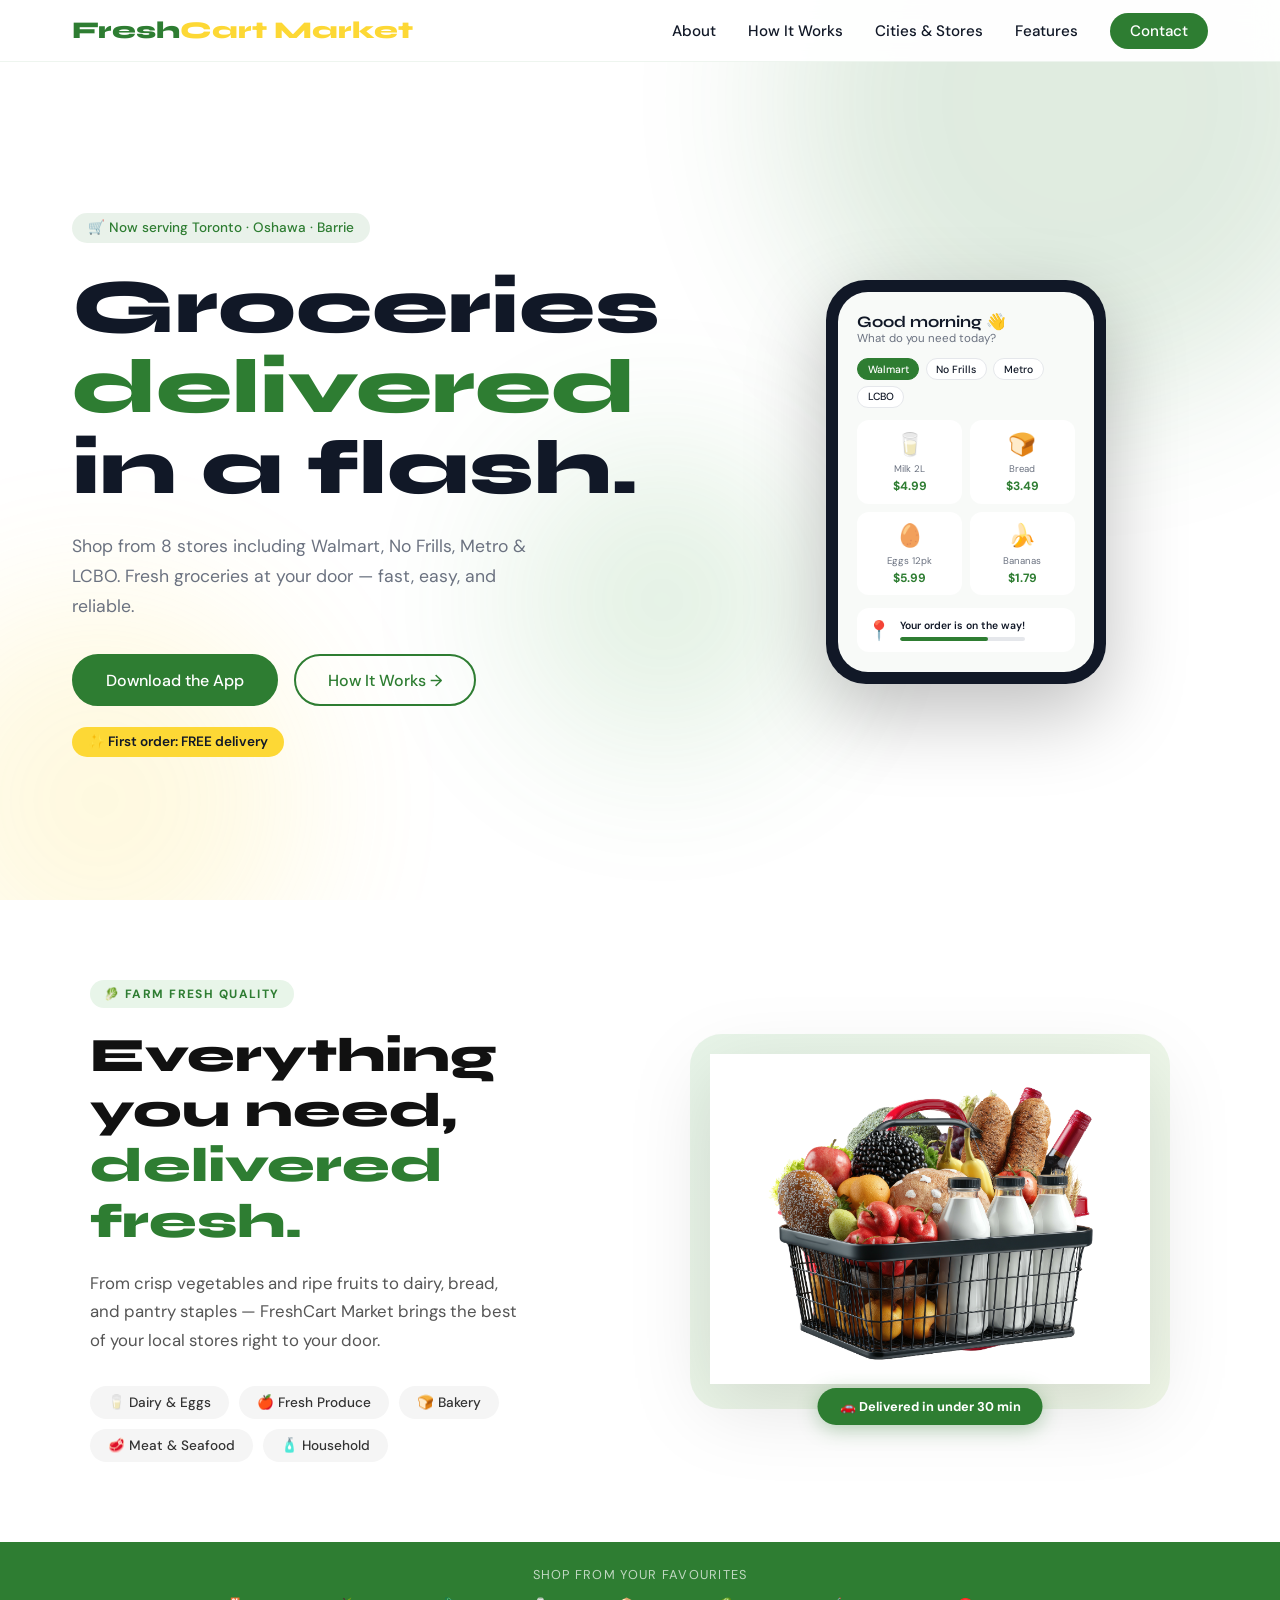
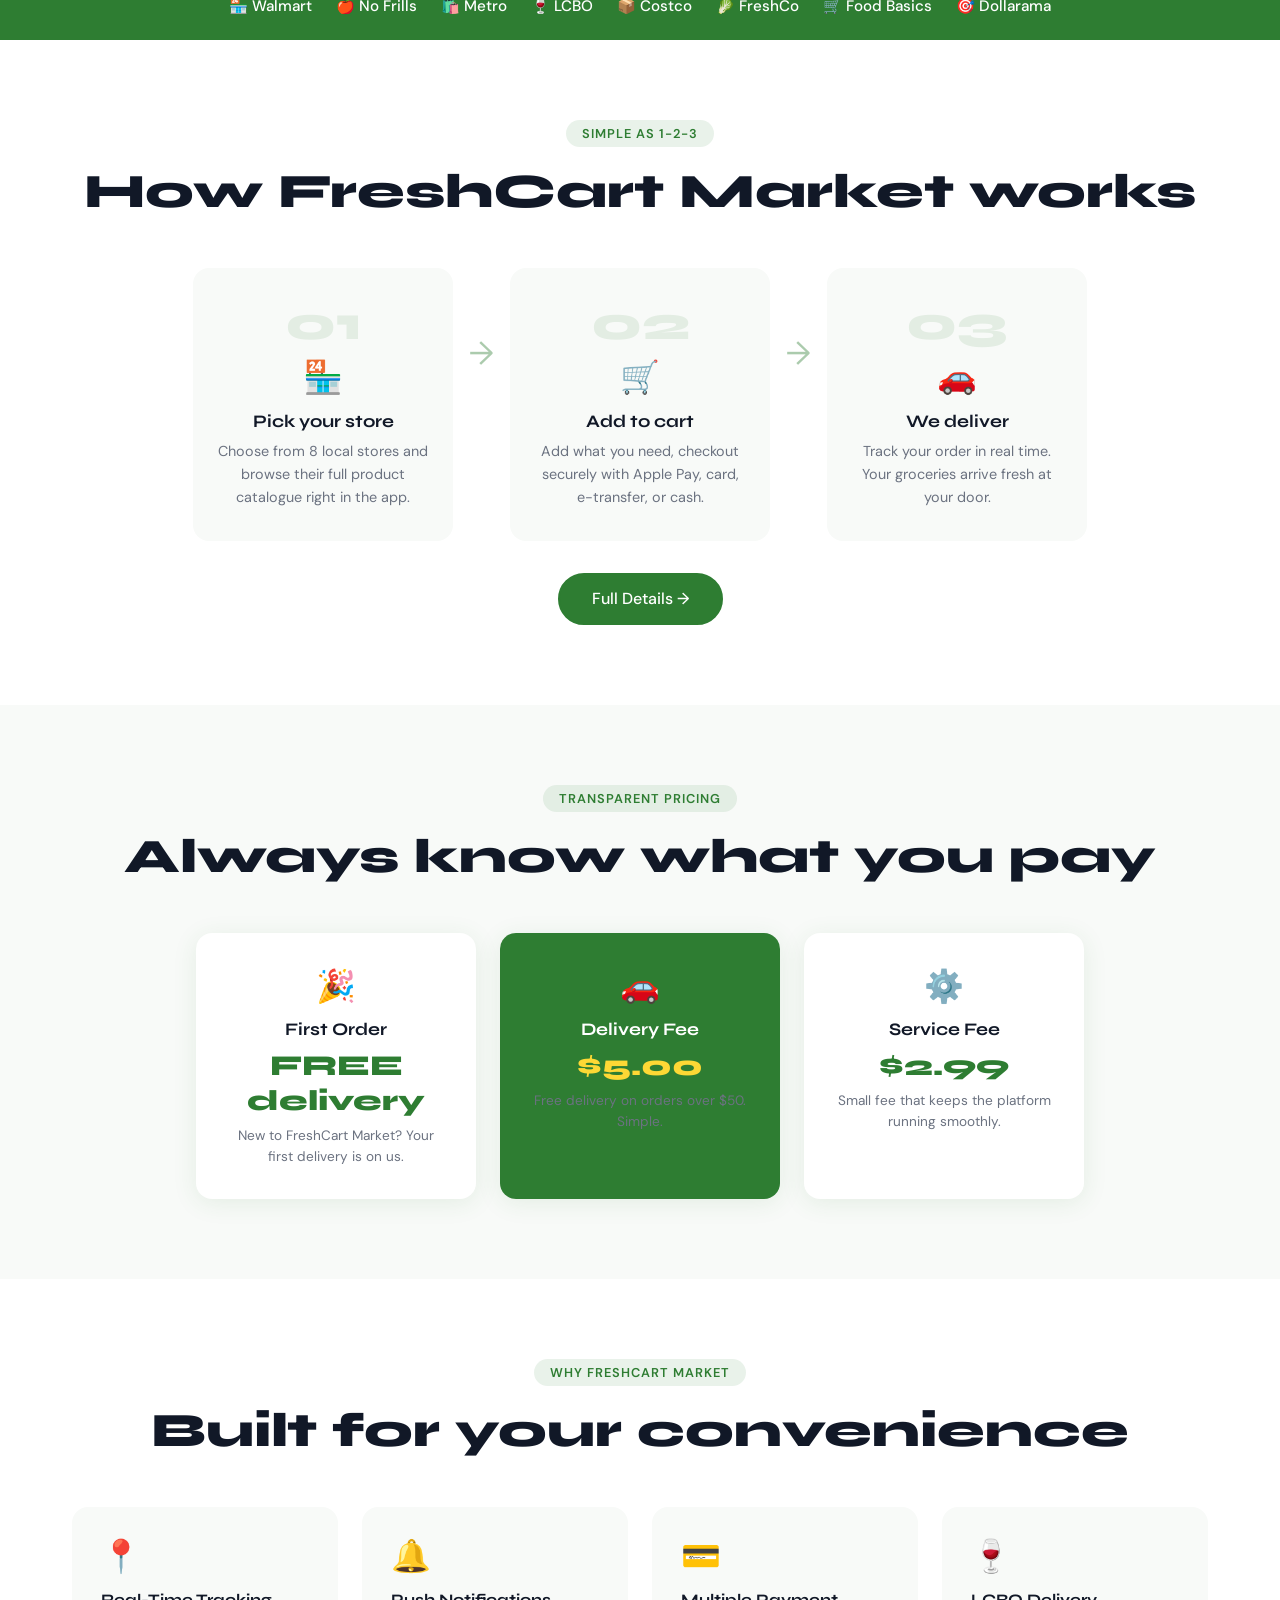
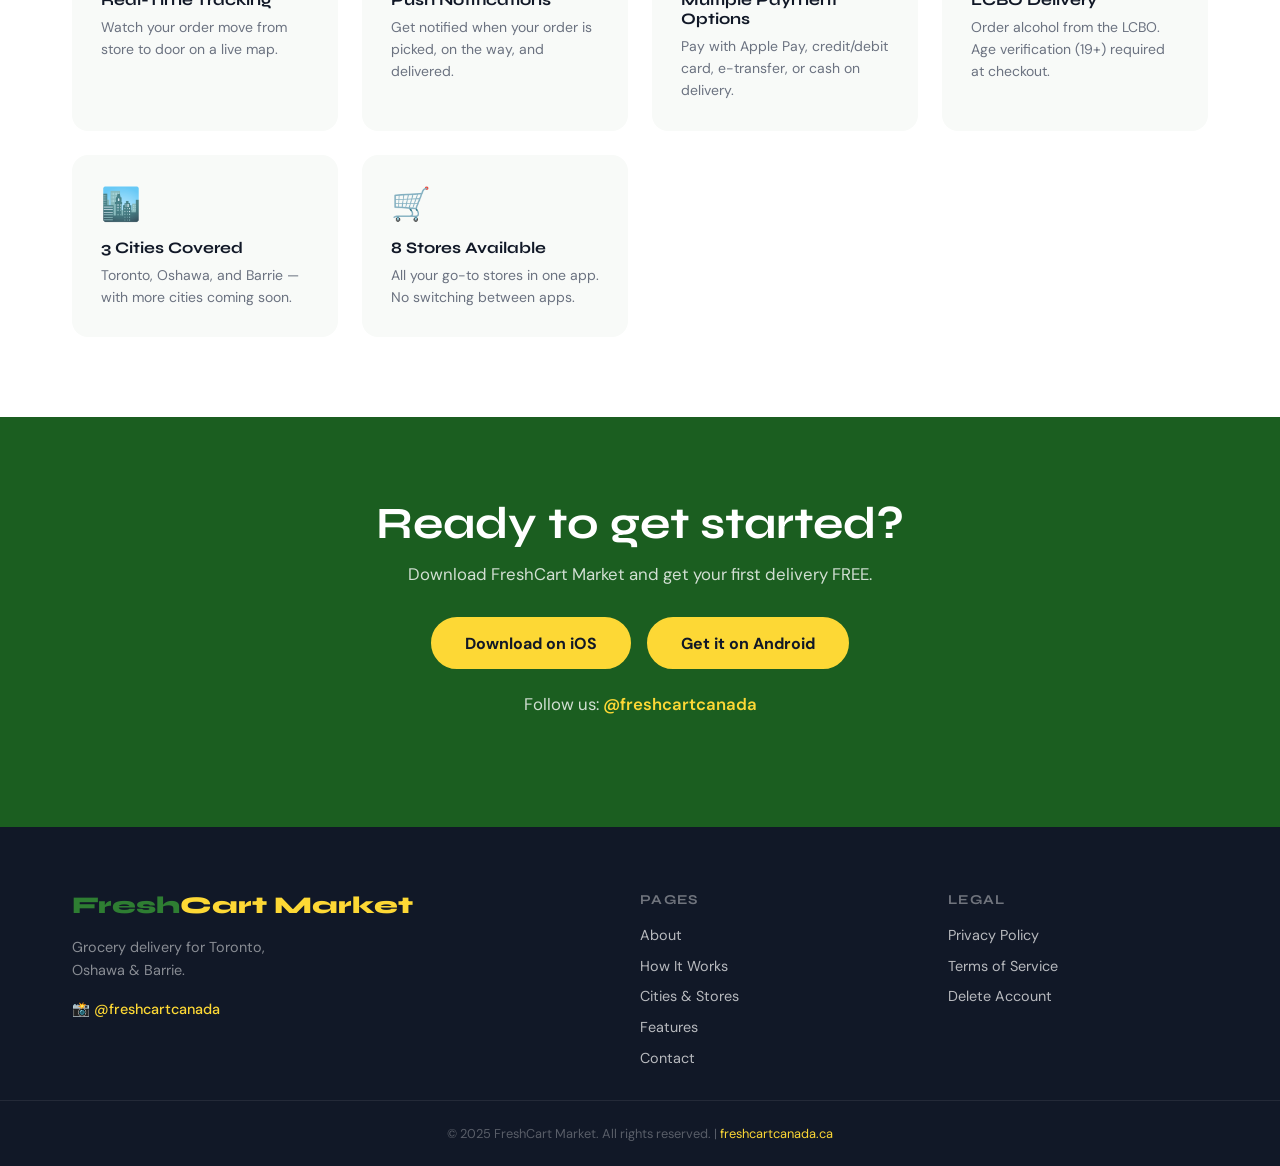
<file: index.html>
<!DOCTYPE html>
<html lang="en">
<head>
  <meta charset="UTF-8" />
  <meta name="viewport" content="width=device-width, initial-scale=1.0" />
  <title>FreshCart Market – Grocery Delivery in Toronto, Oshawa & Barrie</title>
  <meta name="description" content="FreshCart Market delivers groceries from Walmart, No Frills, Metro, LCBO & more right to your door in Toronto, Oshawa, and Barrie." />
  <link rel="icon" type="image/x-icon" href="favicon.ico" />
  <link rel="icon" type="image/png" sizes="32x32" href="favicon.png" />
  <link rel="apple-touch-icon" sizes="180x180" href="apple-touch-icon.png" />
  <link rel="icon" type="image/png" sizes="192x192" href="favicon-192.png" />
  <link rel="stylesheet" href="css/style.css" />
  <link rel="preconnect" href="https://fonts.googleapis.com" />
  <link rel="preconnect" href="https://fonts.gstatic.com" crossorigin />
  <link href="https://fonts.googleapis.com/css2?family=Syne:wght@700;800&family=DM+Sans:opsz,wght@9..40,300;9..40,400;9..40,500&display=swap" rel="stylesheet" />

  <style>
    .fresh-pick {
      background: #fff;
      padding: 80px 24px;
    }
    .fresh-pick__inner {
      max-width: 1100px;
      margin: 0 auto;
      display: flex;
      align-items: center;
      gap: 60px;
    }
    .fresh-pick__text {
      flex: 1;
      min-width: 280px;
    }
    .fresh-pick__label {
      display: inline-block;
      background: #e8f5e9;
      color: #2E7D32;
      font-size: 0.75rem;
      font-weight: 700;
      letter-spacing: 0.12em;
      text-transform: uppercase;
      padding: 6px 14px;
      border-radius: 100px;
      margin-bottom: 20px;
    }
    .fresh-pick__title {
      font-family: 'Syne', sans-serif;
      font-size: clamp(2rem, 4vw, 3rem);
      font-weight: 800;
      color: #111;
      line-height: 1.15;
      margin-bottom: 20px;
    }
    .fresh-pick__title span {
      color: #2E7D32;
    }
    .fresh-pick__desc {
      font-size: 1.05rem;
      color: #555;
      line-height: 1.7;
      margin-bottom: 32px;
      max-width: 440px;
    }
    .fresh-pick__badges {
      display: flex;
      flex-wrap: wrap;
      gap: 10px;
    }
    .fresh-pick__badge {
      background: #f5f5f5;
      border-radius: 100px;
      padding: 8px 18px;
      font-size: 0.85rem;
      font-weight: 500;
      color: #333;
    }
    .fresh-pick__image {
      flex: 1;
      min-width: 280px;
      display: flex;
      justify-content: center;
      align-items: center;
    }
    .fresh-pick__image-wrap {
      position: relative;
      width: 100%;
      max-width: 480px;
      padding: 20px;
    }
    .fresh-pick__image-bg {
      position: absolute;
      inset: 0;
      background: linear-gradient(135deg, #e8f5e9 0%, #f1f8e9 100%);
      border-radius: 32px;
      z-index: 0;
    }
    .fresh-pick__image-wrap img {
      position: relative;
      z-index: 1;
      width: 100%;
      height: auto;
      object-fit: contain;
      filter: drop-shadow(0 20px 40px rgba(0,0,0,0.12));
      transition: transform 0.4s ease;
    }
    .fresh-pick__image-wrap:hover img {
      transform: translateY(-6px) scale(1.02);
    }
    .fresh-pick__tag {
      position: absolute;
      bottom: -16px;
      left: 50%;
      transform: translateX(-50%);
      background: #2E7D32;
      color: #fff;
      font-size: 0.8rem;
      font-weight: 700;
      padding: 10px 22px;
      border-radius: 100px;
      white-space: nowrap;
      z-index: 2;
      box-shadow: 0 4px 20px rgba(46,125,50,0.35);
    }
    @media (max-width: 768px) {
      .fresh-pick__inner {
        flex-direction: column-reverse;
        gap: 48px;
        text-align: center;
      }
      .fresh-pick__badges {
        justify-content: center;
      }
      .fresh-pick__desc {
        margin: 0 auto 32px;
      }
    }
  </style>
</head>
<body>

  <!-- NAVBAR -->
  <nav class="nav" id="nav">
    <div class="nav__inner">
      <a href="index.html" class="nav__logo">Fresh<span>Cart Market</span></a>
      <button class="nav__burger" id="burger" aria-label="Toggle menu">
        <span></span><span></span><span></span>
      </button>
      <ul class="nav__links" id="navLinks">
        <li><a href="pages/about.html">About</a></li>
        <li><a href="pages/how-it-works.html">How It Works</a></li>
        <li><a href="pages/cities.html">Cities &amp; Stores</a></li>
        <li><a href="pages/features.html">Features</a></li>
        <li><a href="pages/contact.html" class="nav__cta">Contact</a></li>
      </ul>
    </div>
  </nav>

  <!-- HERO -->
  <section class="hero">
    <div class="hero__bg">
      <div class="blob blob--1"></div>
      <div class="blob blob--2"></div>
      <div class="blob blob--3"></div>
    </div>
    <div class="hero__content">
      <div class="hero__badge">🛒 Now serving Toronto · Oshawa · Barrie</div>
      <h1 class="hero__title">
        Groceries<br />
        <em>delivered</em><br />
        in a flash.
      </h1>
      <p class="hero__sub">Shop from 8 stores including Walmart, No Frills, Metro &amp; LCBO. Fresh groceries at your door — fast, easy, and reliable.</p>
      <div class="hero__actions">
        <a href="https://apps.apple.com/app/id6761590975" target="_blank" class="btn btn--primary">Download the App</a>
        <a href="pages/how-it-works.html" class="btn btn--ghost">How It Works →</a>
      </div>
      <div class="hero__promo">
        <span class="promo-tag">✨ First order: FREE delivery</span>
      </div>
    </div>
    <div class="hero__visual">
      <div class="phone-mockup">
        <div class="phone-screen">
          <div class="phone-header">
            <div class="phone-greeting">Good morning 👋</div>
            <div class="phone-sub">What do you need today?</div>
          </div>
          <div class="store-chips">
            <div class="chip chip--active">Walmart</div>
            <div class="chip">No Frills</div>
            <div class="chip">Metro</div>
            <div class="chip">LCBO</div>
          </div>
          <div class="product-cards">
            <div class="p-card"><div class="p-card__emoji">🥛</div><div class="p-card__name">Milk 2L</div><div class="p-card__price">$4.99</div></div>
            <div class="p-card"><div class="p-card__emoji">🍞</div><div class="p-card__name">Bread</div><div class="p-card__price">$3.49</div></div>
            <div class="p-card"><div class="p-card__emoji">🥚</div><div class="p-card__name">Eggs 12pk</div><div class="p-card__price">$5.99</div></div>
            <div class="p-card"><div class="p-card__emoji">🍌</div><div class="p-card__name">Bananas</div><div class="p-card__price">$1.79</div></div>
          </div>
          <div class="phone-track">
            <div class="track-icon">📍</div>
            <div class="track-info">
              <div class="track-title">Your order is on the way!</div>
              <div class="track-bar"><div class="track-fill"></div></div>
            </div>
          </div>
        </div>
      </div>
    </div>
  </section>

  <!-- FRESH PICK SECTION -->
  <section class="fresh-pick">
    <div class="fresh-pick__inner">
      <div class="fresh-pick__text">
        <div class="fresh-pick__label">🥬 Farm Fresh Quality</div>
        <h2 class="fresh-pick__title">Everything you need,<br/><span>delivered fresh.</span></h2>
        <p class="fresh-pick__desc">From crisp vegetables and ripe fruits to dairy, bread, and pantry staples — FreshCart Market brings the best of your local stores right to your door.</p>
        <div class="fresh-pick__badges">
          <div class="fresh-pick__badge">🥛 Dairy & Eggs</div>
          <div class="fresh-pick__badge">🍎 Fresh Produce</div>
          <div class="fresh-pick__badge">🍞 Bakery</div>
          <div class="fresh-pick__badge">🥩 Meat & Seafood</div>
          <div class="fresh-pick__badge">🧴 Household</div>
        </div>
      </div>
      <div class="fresh-pick__image">
        <div class="fresh-pick__image-wrap">
          <div class="fresh-pick__image-bg"></div>
          <img src="images/grocery-basket.png" alt="Fresh grocery basket" />
          <div class="fresh-pick__tag">🚗 Delivered in under 30 min</div>
        </div>
      </div>
    </div>
  </section>

  <!-- STORES STRIP -->
  <section class="stores-strip">
    <p class="stores-strip__label">Shop from your favourites</p>
    <div class="stores-strip__list">
      <span>🏪 Walmart</span>
      <span>🍎 No Frills</span>
      <span>🛍️ Metro</span>
      <span>🍷 LCBO</span>
      <span>📦 Costco</span>
      <span>🥬 FreshCo</span>
      <span>🛒 Food Basics</span>
      <span>🎯 Dollarama</span>
    </div>
  </section>

  <!-- HOW IT WORKS -->
  <section class="how-strip">
    <div class="section-inner">
      <div class="section-label">Simple as 1-2-3</div>
      <h2 class="section-title">How FreshCart Market works</h2>
      <div class="steps">
        <div class="step">
          <div class="step__num">01</div>
          <div class="step__icon">🏪</div>
          <h3>Pick your store</h3>
          <p>Choose from 8 local stores and browse their full product catalogue right in the app.</p>
        </div>
        <div class="step__arrow">→</div>
        <div class="step">
          <div class="step__num">02</div>
          <div class="step__icon">🛒</div>
          <h3>Add to cart</h3>
          <p>Add what you need, checkout securely with Apple Pay, card, e-transfer, or cash.</p>
        </div>
        <div class="step__arrow">→</div>
        <div class="step">
          <div class="step__num">03</div>
          <div class="step__icon">🚗</div>
          <h3>We deliver</h3>
          <p>Track your order in real time. Your groceries arrive fresh at your door.</p>
        </div>
      </div>
      <a href="pages/how-it-works.html" class="btn btn--primary" style="margin-top:2rem;">Full Details →</a>
    </div>
  </section>

  <!-- PRICING -->
  <section class="pricing-strip">
    <div class="section-inner">
      <div class="section-label">Transparent Pricing</div>
      <h2 class="section-title">Always know what you pay</h2>
      <div class="pricing-cards">
        <div class="pricing-card">
          <div class="pricing-card__icon">🎉</div>
          <h3>First Order</h3>
          <div class="pricing-card__price">FREE delivery</div>
          <p>New to FreshCart Market? Your first delivery is on us.</p>
        </div>
        <div class="pricing-card pricing-card--featured">
          <div class="pricing-card__icon">🚗</div>
          <h3>Delivery Fee</h3>
          <div class="pricing-card__price">$5.00</div>
          <p>Free delivery on orders over $50. Simple.</p>
        </div>
        <div class="pricing-card">
          <div class="pricing-card__icon">⚙️</div>
          <h3>Service Fee</h3>
          <div class="pricing-card__price">$2.99</div>
          <p>Small fee that keeps the platform running smoothly.</p>
        </div>
      </div>
    </div>
  </section>

  <!-- FEATURES -->
  <section class="features-strip">
    <div class="section-inner">
      <div class="section-label">Why FreshCart Market</div>
      <h2 class="section-title">Built for your convenience</h2>
      <div class="feat-grid">
        <div class="feat-item">
          <div class="feat-item__icon">📍</div>
          <h4>Real-Time Tracking</h4>
          <p>Watch your order move from store to door on a live map.</p>
        </div>
        <div class="feat-item">
          <div class="feat-item__icon">🔔</div>
          <h4>Push Notifications</h4>
          <p>Get notified when your order is picked, on the way, and delivered.</p>
        </div>
        <div class="feat-item">
          <div class="feat-item__icon">💳</div>
          <h4>Multiple Payment Options</h4>
          <p>Pay with Apple Pay, credit/debit card, e-transfer, or cash on delivery.</p>
        </div>
        <div class="feat-item">
          <div class="feat-item__icon">🍷</div>
          <h4>LCBO Delivery</h4>
          <p>Order alcohol from the LCBO. Age verification (19+) required at checkout.</p>
        </div>
        <div class="feat-item">
          <div class="feat-item__icon">🏙️</div>
          <h4>3 Cities Covered</h4>
          <p>Toronto, Oshawa, and Barrie — with more cities coming soon.</p>
        </div>
        <div class="feat-item">
          <div class="feat-item__icon">🛒</div>
          <h4>8 Stores Available</h4>
          <p>All your go-to stores in one app. No switching between apps.</p>
        </div>
      </div>
    </div>
  </section>

  <!-- CTA BANNER -->
  <section class="cta-banner">
    <div class="section-inner">
      <h2>Ready to get started?</h2>
      <p>Download FreshCart Market and get your first delivery FREE.</p>
      <div class="cta-banner__actions">
        <a href="https://apps.apple.com/app/id6761590975" target="_blank" class="btn btn--yellow">Download on iOS</a>
        <a href="https://play.google.com/store/apps/details?id=com.osasna1.freshcart" target="_blank" class="btn btn--yellow">Get it on Android</a>
      </div>
      <p class="cta-banner__insta">Follow us: <a href="https://instagram.com/freshcartcanada" target="_blank">@freshcartcanada</a></p>
    </div>
  </section>

  <!-- FOOTER -->
  <footer class="footer">
    <div class="footer__inner">
      <div class="footer__brand">
        <a href="index.html" class="nav__logo">Fresh<span>Cart Market</span></a>
        <p>Grocery delivery for Toronto,<br/>Oshawa &amp; Barrie.</p>
        <a href="https://instagram.com/freshcartcanada" target="_blank" class="footer__insta">📸 @freshcartcanada</a>
      </div>
      <div class="footer__links">
        <h4>Pages</h4>
        <ul>
          <li><a href="pages/about.html">About</a></li>
          <li><a href="pages/how-it-works.html">How It Works</a></li>
          <li><a href="pages/cities.html">Cities &amp; Stores</a></li>
          <li><a href="pages/features.html">Features</a></li>
          <li><a href="pages/contact.html">Contact</a></li>
        </ul>
      </div>
      <div class="footer__links">
        <h4>Legal</h4>
        <ul>
          <li><a href="pages/privacy.html">Privacy Policy</a></li>
          <li><a href="pages/terms.html">Terms of Service</a></li>
          <li><a href="pages/delete-account.html">Delete Account</a></li>
        </ul>
      </div>
    </div>
    <div class="footer__bottom">
      <p>&copy; 2025 FreshCart Market. All rights reserved. | <a href="https://freshcartcanada.ca">freshcartcanada.ca</a></p>
    </div>
  </footer>

  <script src="js/main.js"></script>

  <!--Start of Tawk.to Script-->
  <script type="text/javascript">
  var Tawk_API=Tawk_API||{}, Tawk_LoadStart=new Date();
  (function(){
  var s1=document.createElement("script"),s0=document.getElementsByTagName("script")[0];
  s1.async=true;
  s1.src='https://embed.tawk.to/69d5e11db7c31c1c33019bed/1jllnen34';
  s1.charset='UTF-8';
  s1.setAttribute('crossorigin','*');
  s0.parentNode.insertBefore(s1,s0);
  })();
  </script>
  <!--End of Tawk.to Script-->

</body>
</html>
</file>
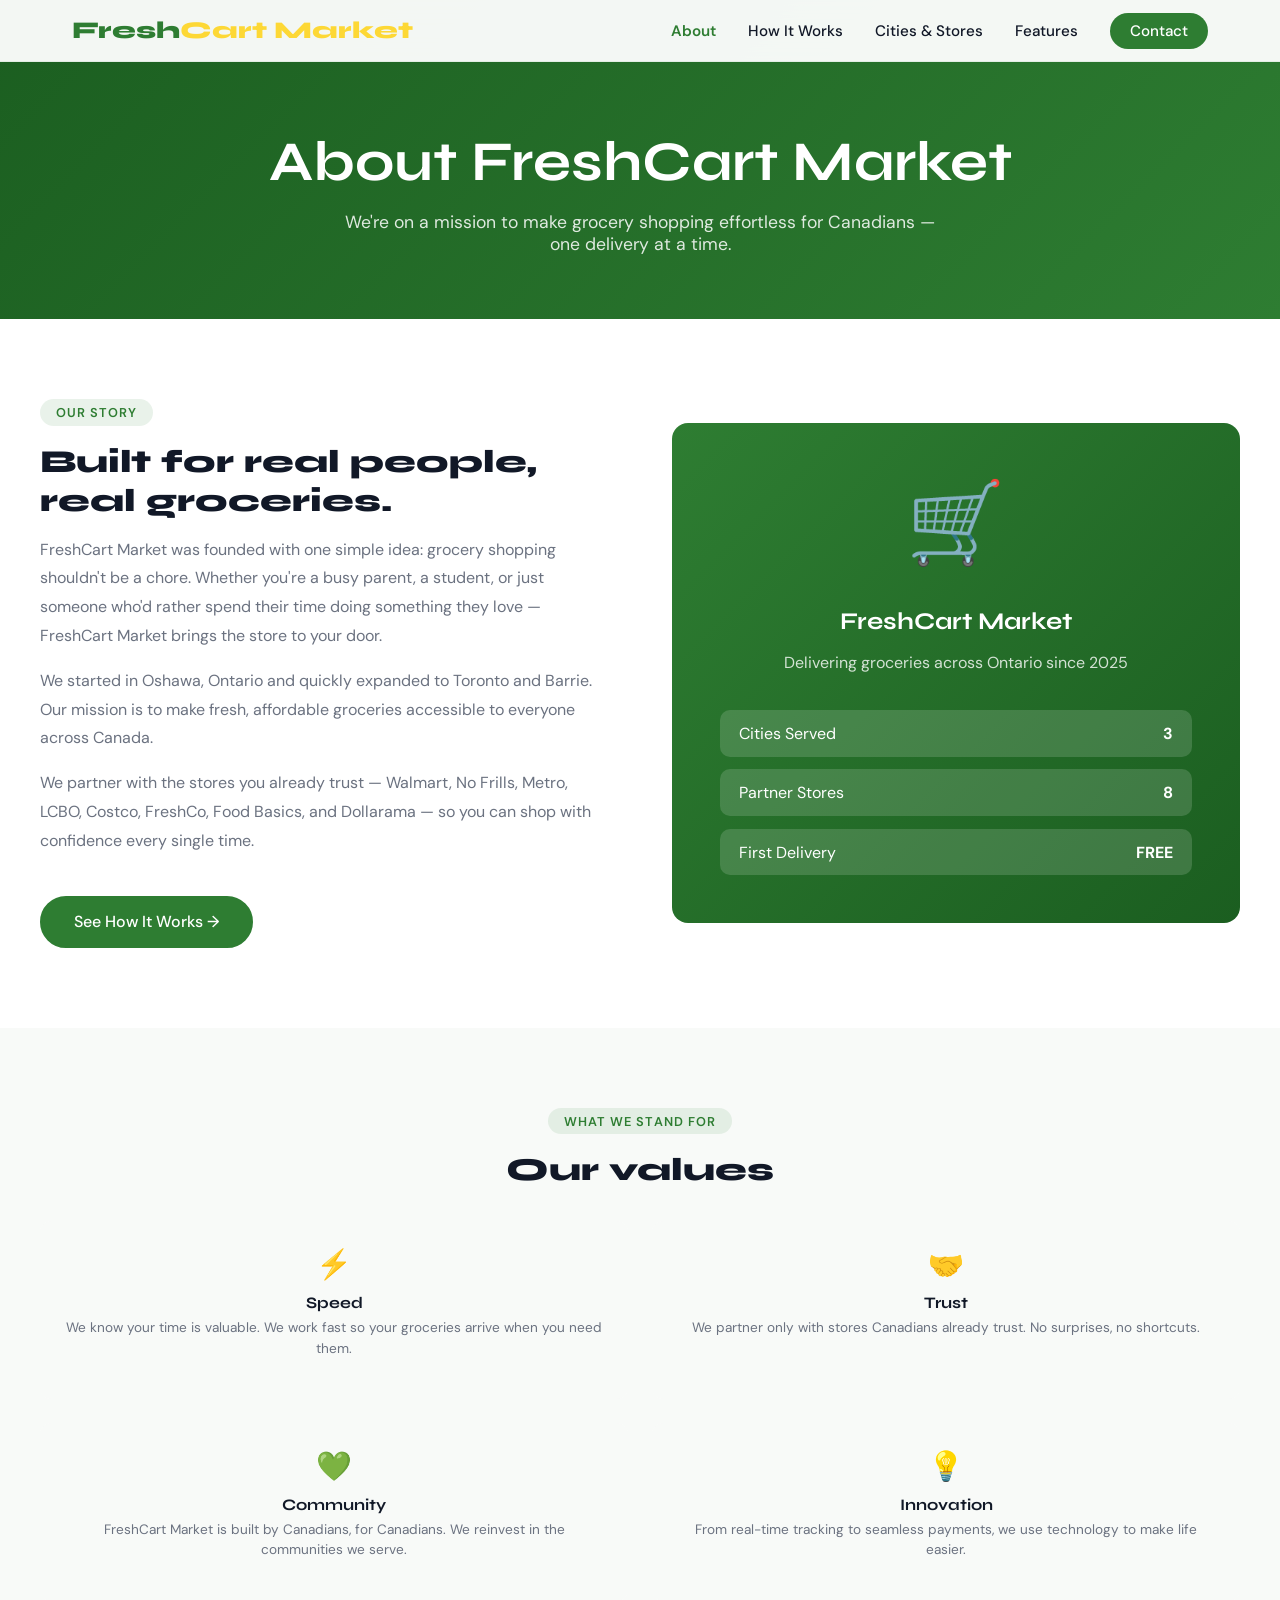
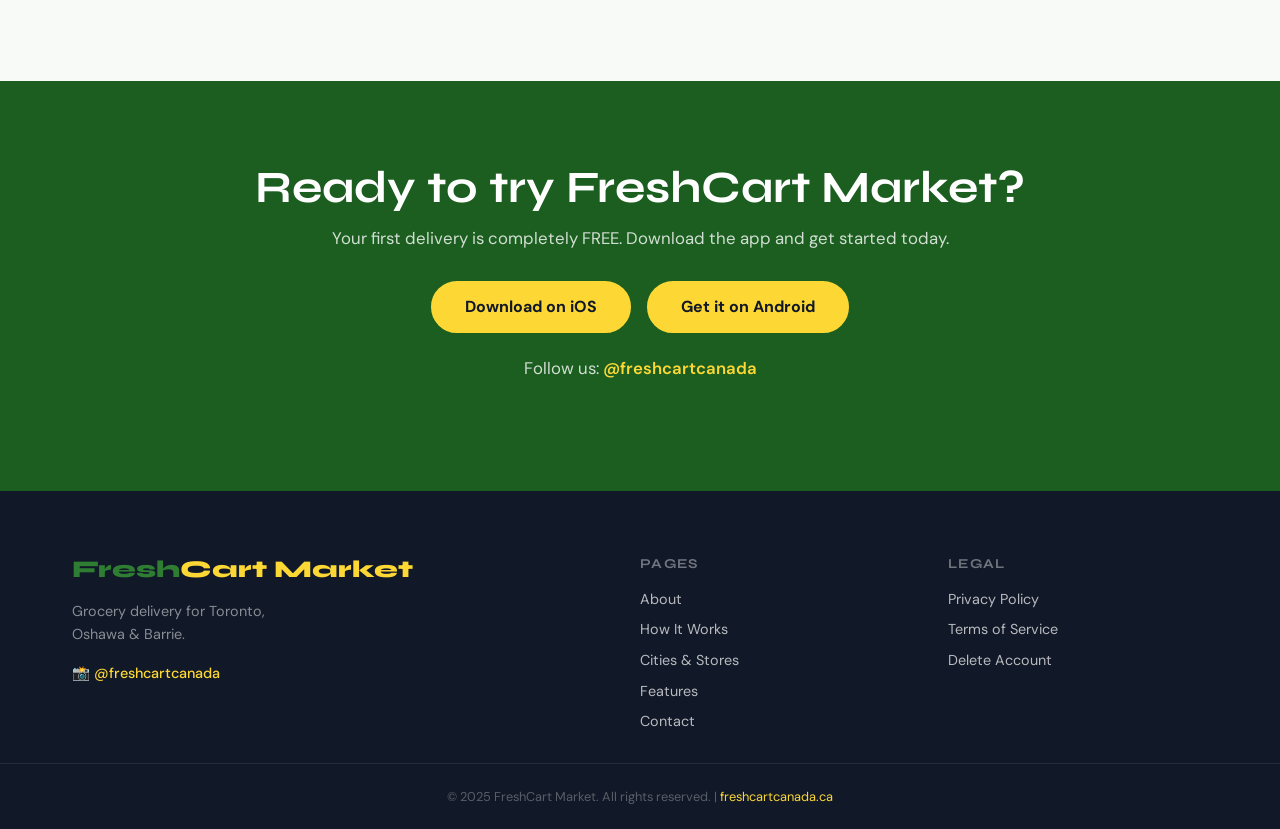
<file: pages/about.html>
<!DOCTYPE html>
<html lang="en">
<head>
  <meta charset="UTF-8" />
  <meta name="viewport" content="width=device-width, initial-scale=1.0" />
  <title>About – FreshCart Market</title>
  <meta name="description" content="Learn about FreshCart Market — the grocery delivery app serving Toronto, Oshawa, and Barrie." />
  <link rel="icon" type="image/x-icon" href="../favicon.ico" />
  <link rel="icon" type="image/png" sizes="32x32" href="../favicon.png" />
  <link rel="apple-touch-icon" sizes="180x180" href="../apple-touch-icon.png" />
  <link rel="icon" type="image/png" sizes="192x192" href="../favicon-192.png" />
  <link rel="stylesheet" href="../css/style.css" />
  <link rel="preconnect" href="https://fonts.googleapis.com" />
  <link rel="preconnect" href="https://fonts.gstatic.com" crossorigin />
  <link href="https://fonts.googleapis.com/css2?family=Syne:wght@700;800&family=DM+Sans:opsz,wght@9..40,300;9..40,400;9..40,500&display=swap" rel="stylesheet" />
</head>
<body>

  <!-- NAVBAR -->
  <nav class="nav" id="nav">
    <div class="nav__inner">
      <a href="../index.html" class="nav__logo">Fresh<span>Cart Market</span></a>
      <button class="nav__burger" id="burger" aria-label="Toggle menu">
        <span></span><span></span><span></span>
      </button>
      <ul class="nav__links" id="navLinks">
        <li><a href="about.html">About</a></li>
        <li><a href="how-it-works.html">How It Works</a></li>
        <li><a href="cities.html">Cities &amp; Stores</a></li>
        <li><a href="features.html">Features</a></li>
        <li><a href="contact.html" class="nav__cta">Contact</a></li>
      </ul>
    </div>
  </nav>

  <!-- PAGE HERO -->
  <section class="page-hero">
    <h1>About FreshCart Market</h1>
    <p>We're on a mission to make grocery shopping effortless for Canadians — one delivery at a time.</p>
  </section>

  <!-- ABOUT SECTION -->
  <section class="content-section">
    <div class="content-wrap">
      <div class="about-grid">
        <div>
          <div class="section-label">Our Story</div>
          <h2 class="section-title" style="text-align:left; margin-bottom:1rem;">Built for real people, real groceries.</h2>
          <p>FreshCart Market was founded with one simple idea: grocery shopping shouldn't be a chore. Whether you're a busy parent, a student, or just someone who'd rather spend their time doing something they love — FreshCart Market brings the store to your door.</p>
          <p>We started in Oshawa, Ontario and quickly expanded to Toronto and Barrie. Our mission is to make fresh, affordable groceries accessible to everyone across Canada.</p>
          <p>We partner with the stores you already trust — Walmart, No Frills, Metro, LCBO, Costco, FreshCo, Food Basics, and Dollarama — so you can shop with confidence every single time.</p>
          <a href="how-it-works.html" class="btn btn--primary" style="margin-top:1.5rem;">See How It Works →</a>
        </div>
        <div class="about-visual">
          <div class="about-visual__emoji">🛒</div>
          <h3>FreshCart Market</h3>
          <p>Delivering groceries across Ontario since 2025</p>
          <div style="margin-top:2rem; display:flex; flex-direction:column; gap:0.8rem;">
            <div style="background:rgba(255,255,255,0.15); border-radius:10px; padding:0.8rem 1.2rem; display:flex; justify-content:space-between;">
              <span>Cities Served</span><strong>3</strong>
            </div>
            <div style="background:rgba(255,255,255,0.15); border-radius:10px; padding:0.8rem 1.2rem; display:flex; justify-content:space-between;">
              <span>Partner Stores</span><strong>8</strong>
            </div>
            <div style="background:rgba(255,255,255,0.15); border-radius:10px; padding:0.8rem 1.2rem; display:flex; justify-content:space-between;">
              <span>First Delivery</span><strong>FREE</strong>
            </div>
          </div>
        </div>
      </div>
    </div>
  </section>

  <!-- VALUES -->
  <section class="content-section alt">
    <div class="content-wrap" style="text-align:center;">
      <div class="section-label">What We Stand For</div>
      <h2 class="section-title">Our values</h2>
      <div class="values-grid">
        <div class="value-card">
          <div class="value-card__icon">⚡</div>
          <h4>Speed</h4>
          <p>We know your time is valuable. We work fast so your groceries arrive when you need them.</p>
        </div>
        <div class="value-card">
          <div class="value-card__icon">🤝</div>
          <h4>Trust</h4>
          <p>We partner only with stores Canadians already trust. No surprises, no shortcuts.</p>
        </div>
        <div class="value-card">
          <div class="value-card__icon">💚</div>
          <h4>Community</h4>
          <p>FreshCart Market is built by Canadians, for Canadians. We reinvest in the communities we serve.</p>
        </div>
        <div class="value-card">
          <div class="value-card__icon">💡</div>
          <h4>Innovation</h4>
          <p>From real-time tracking to seamless payments, we use technology to make life easier.</p>
        </div>
      </div>
    </div>
  </section>

  <!-- CTA -->
  <section class="cta-banner">
    <div class="section-inner">
      <h2>Ready to try FreshCart Market?</h2>
      <p>Your first delivery is completely FREE. Download the app and get started today.</p>
      <div class="cta-banner__actions">
        <a href="#" class="btn btn--yellow">Download on iOS</a>
        <a href="#" class="btn btn--yellow">Get it on Android</a>
      </div>
      <p class="cta-banner__insta">Follow us: <a href="https://instagram.com/freshcartcanada" target="_blank">@freshcartcanada</a></p>
    </div>
  </section>

  <!-- FOOTER -->
  <footer class="footer">
    <div class="footer__inner">
      <div class="footer__brand">
        <a href="../index.html" class="nav__logo">Fresh<span>Cart Market</span></a>
        <p>Grocery delivery for Toronto,<br/>Oshawa &amp; Barrie.</p>
        <a href="https://instagram.com/freshcartcanada" target="_blank" class="footer__insta">📸 @freshcartcanada</a>
      </div>
      <div class="footer__links">
        <h4>Pages</h4>
        <ul>
          <li><a href="about.html">About</a></li>
          <li><a href="how-it-works.html">How It Works</a></li>
          <li><a href="cities.html">Cities &amp; Stores</a></li>
          <li><a href="features.html">Features</a></li>
          <li><a href="contact.html">Contact</a></li>
        </ul>
      </div>
      <div class="footer__links">
        <h4>Legal</h4>
        <ul>
          <li><a href="privacy.html">Privacy Policy</a></li>
          <li><a href="terms.html">Terms of Service</a></li>
          <li><a href="delete-account.html">Delete Account</a></li>
        </ul>
      </div>
    </div>
    <div class="footer__bottom">
      <p>&copy; 2025 FreshCart Market. All rights reserved. | <a href="https://freshcartcanada.ca">freshcartcanada.ca</a></p>
    </div>
  </footer>

  <script src="../js/main.js"></script>

  <!--Start of Tawk.to Script-->
  <script type="text/javascript">
  var Tawk_API=Tawk_API||{}, Tawk_LoadStart=new Date();
  (function(){
  var s1=document.createElement("script"),s0=document.getElementsByTagName("script")[0];
  s1.async=true;
  s1.src='https://embed.tawk.to/69d5e11db7c31c1c33019bed/1jllnen34';
  s1.charset='UTF-8';
  s1.setAttribute('crossorigin','*');
  s0.parentNode.insertBefore(s1,s0);
  })();
  </script>
  <!--End of Tawk.to Script-->

</body>
</html>
</file>
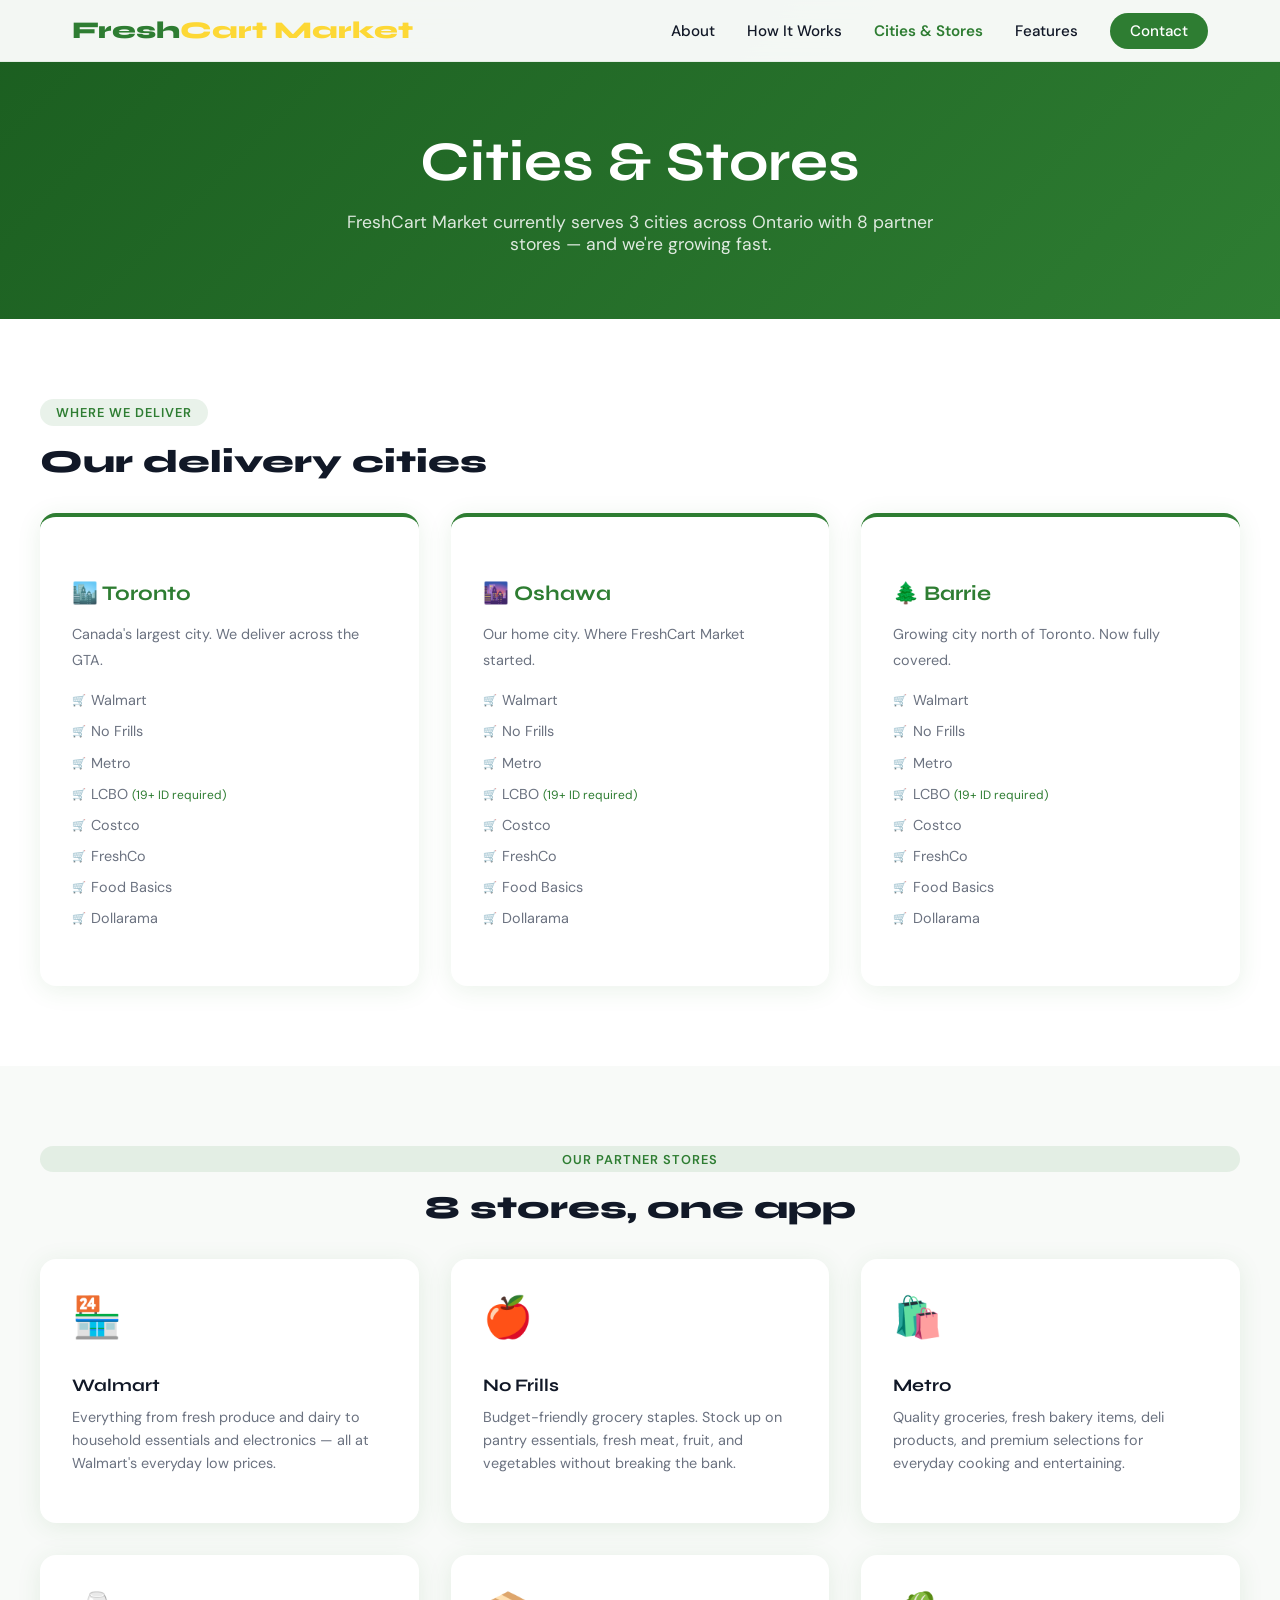
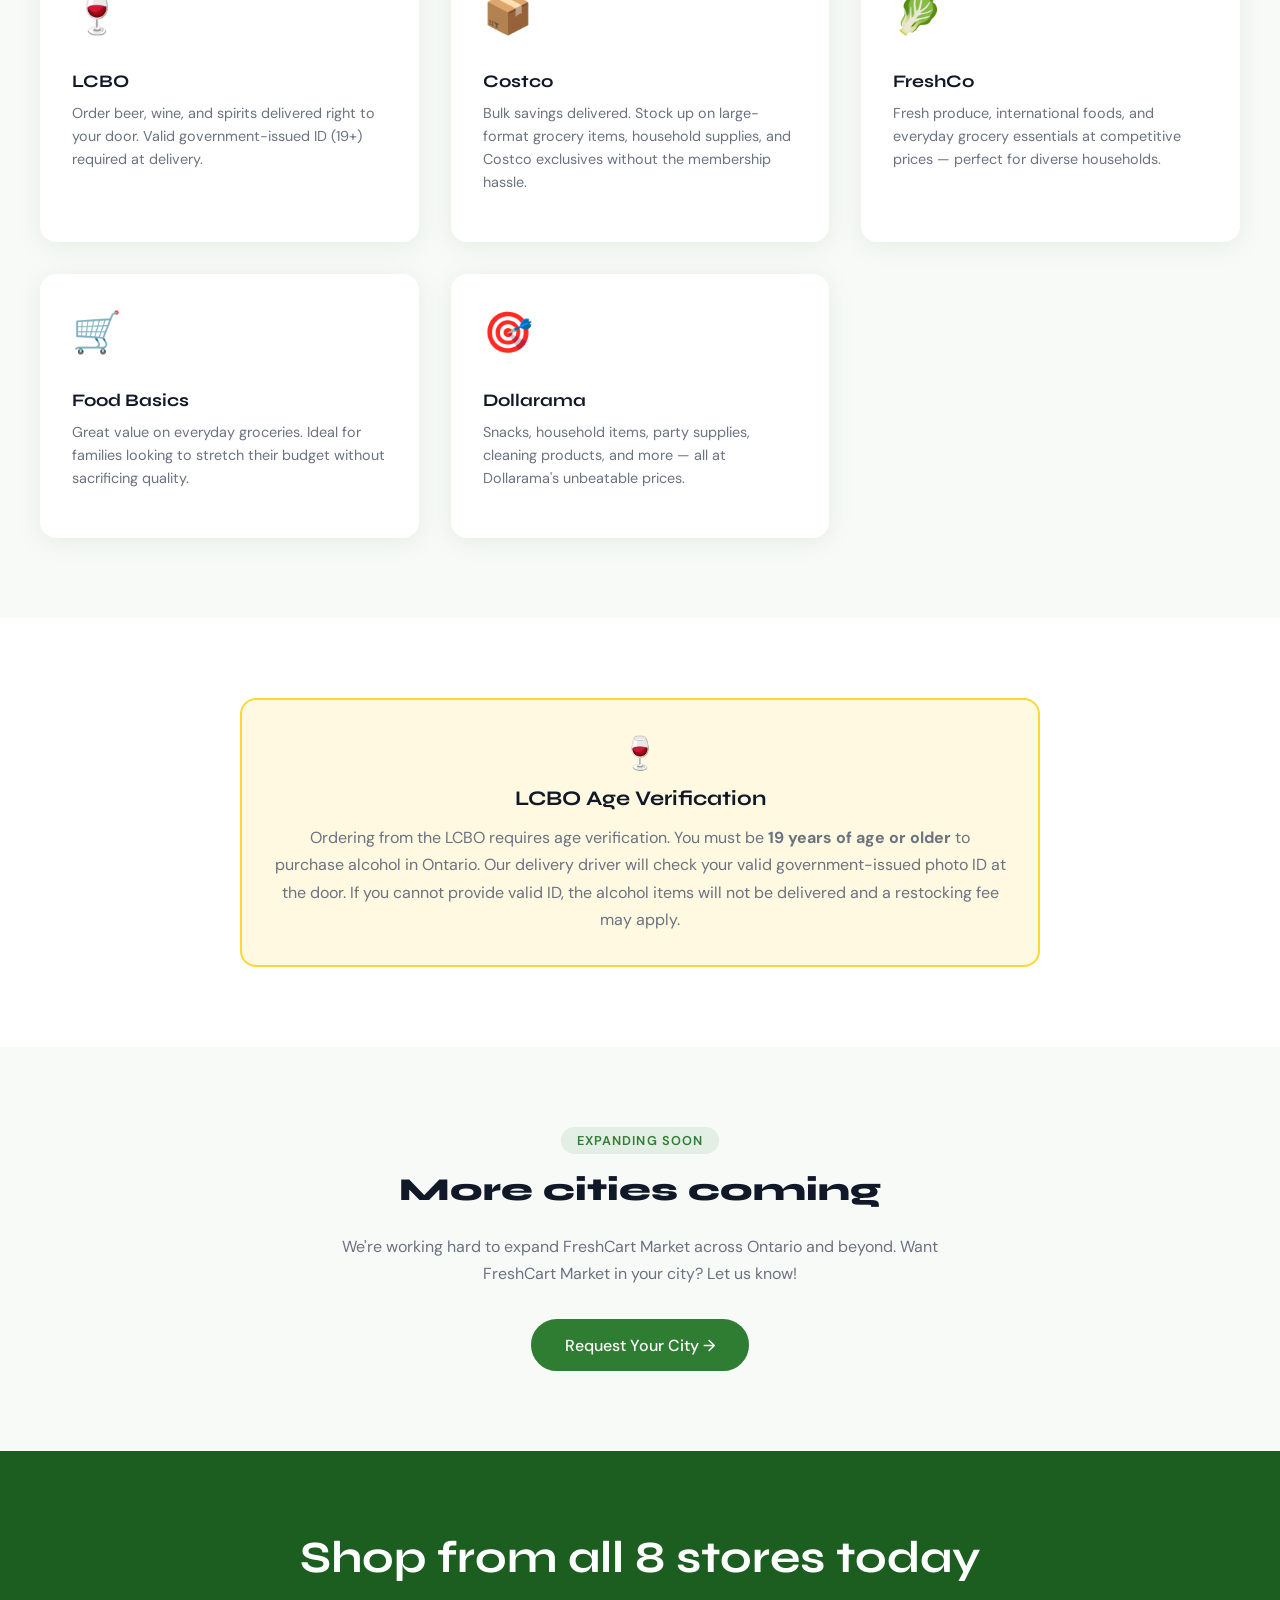
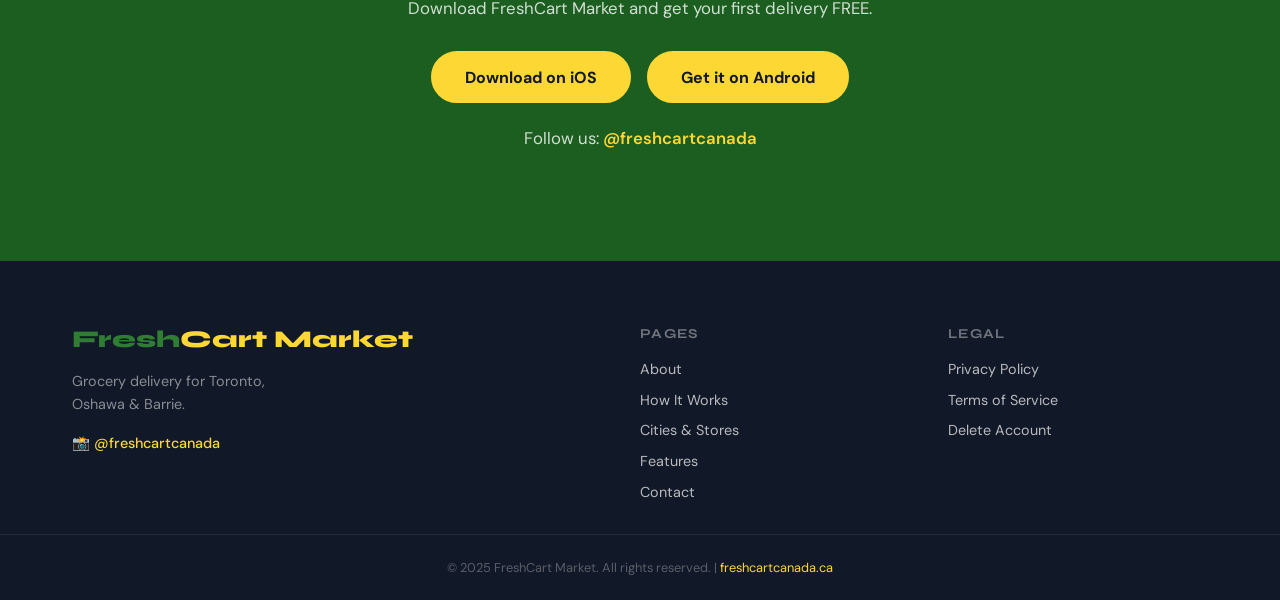
<file: pages/cities.html>
<!DOCTYPE html>
<html lang="en">
<head>
  <meta charset="UTF-8" />
  <meta name="viewport" content="width=device-width, initial-scale=1.0" />
  <title>Cities & Stores – FreshCart Market</title>
  <meta name="description" content="FreshCart Market delivers groceries in Toronto, Oshawa, and Barrie from 8 partner stores including Walmart, No Frills, Metro, and LCBO." />
  <link rel="icon" type="image/x-icon" href="../favicon.ico" />
  <link rel="icon" type="image/png" sizes="32x32" href="../favicon.png" />
  <link rel="apple-touch-icon" sizes="180x180" href="../apple-touch-icon.png" />
  <link rel="icon" type="image/png" sizes="192x192" href="../favicon-192.png" />
  <link rel="stylesheet" href="../css/style.css" />
  <link rel="preconnect" href="https://fonts.googleapis.com" />
  <link rel="preconnect" href="https://fonts.gstatic.com" crossorigin />
  <link href="https://fonts.googleapis.com/css2?family=Syne:wght@700;800&family=DM+Sans:opsz,wght@9..40,300;9..40,400;9..40,500&display=swap" rel="stylesheet" />
</head>
<body>

  <!-- NAVBAR -->
  <nav class="nav" id="nav">
    <div class="nav__inner">
      <a href="../index.html" class="nav__logo">Fresh<span>Cart Market</span></a>
      <button class="nav__burger" id="burger" aria-label="Toggle menu">
        <span></span><span></span><span></span>
      </button>
      <ul class="nav__links" id="navLinks">
        <li><a href="about.html">About</a></li>
        <li><a href="how-it-works.html">How It Works</a></li>
        <li><a href="cities.html">Cities &amp; Stores</a></li>
        <li><a href="features.html">Features</a></li>
        <li><a href="contact.html" class="nav__cta">Contact</a></li>
      </ul>
    </div>
  </nav>

  <!-- PAGE HERO -->
  <section class="page-hero">
    <h1>Cities &amp; Stores</h1>
    <p>FreshCart Market currently serves 3 cities across Ontario with 8 partner stores — and we're growing fast.</p>
  </section>

  <!-- CITIES -->
  <section class="content-section">
    <div class="content-wrap">
      <div class="section-label">Where We Deliver</div>
      <h2 class="section-title">Our delivery cities</h2>
      <div class="cities-grid">

        <div class="city-card">
          <h3>🏙️ Toronto</h3>
          <p style="color:var(--gray); font-size:0.9rem; margin-bottom:1rem;">Canada's largest city. We deliver across the GTA.</p>
          <ul>
            <li>Walmart</li>
            <li>No Frills</li>
            <li>Metro</li>
            <li>LCBO <span style="font-size:0.75rem; color:var(--green);">(19+ ID required)</span></li>
            <li>Costco</li>
            <li>FreshCo</li>
            <li>Food Basics</li>
            <li>Dollarama</li>
          </ul>
        </div>

        <div class="city-card">
          <h3>🌆 Oshawa</h3>
          <p style="color:var(--gray); font-size:0.9rem; margin-bottom:1rem;">Our home city. Where FreshCart Market started.</p>
          <ul>
            <li>Walmart</li>
            <li>No Frills</li>
            <li>Metro</li>
            <li>LCBO <span style="font-size:0.75rem; color:var(--green);">(19+ ID required)</span></li>
            <li>Costco</li>
            <li>FreshCo</li>
            <li>Food Basics</li>
            <li>Dollarama</li>
          </ul>
        </div>

        <div class="city-card">
          <h3>🌲 Barrie</h3>
          <p style="color:var(--gray); font-size:0.9rem; margin-bottom:1rem;">Growing city north of Toronto. Now fully covered.</p>
          <ul>
            <li>Walmart</li>
            <li>No Frills</li>
            <li>Metro</li>
            <li>LCBO <span style="font-size:0.75rem; color:var(--green);">(19+ ID required)</span></li>
            <li>Costco</li>
            <li>FreshCo</li>
            <li>Food Basics</li>
            <li>Dollarama</li>
          </ul>
        </div>

      </div>
    </div>
  </section>

  <!-- STORES -->
  <section class="content-section alt">
    <div class="content-wrap">
      <div class="section-label" style="display:block; text-align:center;">Our Partner Stores</div>
      <h2 class="section-title" style="text-align:center;">8 stores, one app</h2>
      <div class="features-big-grid">

        <div class="feature-big-card">
          <div class="feature-big-card__icon">🏪</div>
          <h3>Walmart</h3>
          <p>Everything from fresh produce and dairy to household essentials and electronics — all at Walmart's everyday low prices.</p>
        </div>

        <div class="feature-big-card">
          <div class="feature-big-card__icon">🍎</div>
          <h3>No Frills</h3>
          <p>Budget-friendly grocery staples. Stock up on pantry essentials, fresh meat, fruit, and vegetables without breaking the bank.</p>
        </div>

        <div class="feature-big-card">
          <div class="feature-big-card__icon">🛍️</div>
          <h3>Metro</h3>
          <p>Quality groceries, fresh bakery items, deli products, and premium selections for everyday cooking and entertaining.</p>
        </div>

        <div class="feature-big-card">
          <div class="feature-big-card__icon">🍷</div>
          <h3>LCBO</h3>
          <p>Order beer, wine, and spirits delivered right to your door. Valid government-issued ID (19+) required at delivery.</p>
        </div>

        <div class="feature-big-card">
          <div class="feature-big-card__icon">📦</div>
          <h3>Costco</h3>
          <p>Bulk savings delivered. Stock up on large-format grocery items, household supplies, and Costco exclusives without the membership hassle.</p>
        </div>

        <div class="feature-big-card">
          <div class="feature-big-card__icon">🥬</div>
          <h3>FreshCo</h3>
          <p>Fresh produce, international foods, and everyday grocery essentials at competitive prices — perfect for diverse households.</p>
        </div>

        <div class="feature-big-card">
          <div class="feature-big-card__icon">🛒</div>
          <h3>Food Basics</h3>
          <p>Great value on everyday groceries. Ideal for families looking to stretch their budget without sacrificing quality.</p>
        </div>

        <div class="feature-big-card">
          <div class="feature-big-card__icon">🎯</div>
          <h3>Dollarama</h3>
          <p>Snacks, household items, party supplies, cleaning products, and more — all at Dollarama's unbeatable prices.</p>
        </div>

      </div>
    </div>
  </section>

  <!-- LCBO NOTE -->
  <section class="content-section">
    <div class="content-wrap--narrow" style="text-align:center;">
      <div style="background:rgba(253,216,53,0.15); border:2px solid var(--yellow); border-radius:var(--radius); padding:2rem;">
        <div style="font-size:2rem; margin-bottom:0.8rem;">🍷</div>
        <h3 style="font-size:1.3rem; margin-bottom:0.8rem; color:var(--dark);">LCBO Age Verification</h3>
        <p style="color:var(--gray); line-height:1.7;">Ordering from the LCBO requires age verification. You must be <strong>19 years of age or older</strong> to purchase alcohol in Ontario. Our delivery driver will check your valid government-issued photo ID at the door. If you cannot provide valid ID, the alcohol items will not be delivered and a restocking fee may apply.</p>
      </div>
    </div>
  </section>

  <!-- COMING SOON -->
  <section class="content-section alt">
    <div class="content-wrap" style="text-align:center;">
      <div class="section-label">Expanding Soon</div>
      <h2 class="section-title">More cities coming</h2>
      <p style="color:var(--gray); max-width:600px; margin:0 auto 2rem; line-height:1.7;">We're working hard to expand FreshCart Market across Ontario and beyond. Want FreshCart Market in your city? Let us know!</p>
      <a href="contact.html" class="btn btn--primary">Request Your City →</a>
    </div>
  </section>

  <!-- CTA -->
  <section class="cta-banner">
    <div class="section-inner">
      <h2>Shop from all 8 stores today</h2>
      <p>Download FreshCart Market and get your first delivery FREE.</p>
      <div class="cta-banner__actions">
        <a href="#" class="btn btn--yellow">Download on iOS</a>
        <a href="#" class="btn btn--yellow">Get it on Android</a>
      </div>
      <p class="cta-banner__insta">Follow us: <a href="https://instagram.com/freshcartcanada" target="_blank">@freshcartcanada</a></p>
    </div>
  </section>

  <!-- FOOTER -->
  <footer class="footer">
    <div class="footer__inner">
      <div class="footer__brand">
        <a href="../index.html" class="nav__logo">Fresh<span>Cart Market</span></a>
        <p>Grocery delivery for Toronto,<br/>Oshawa &amp; Barrie.</p>
        <a href="https://instagram.com/freshcartcanada" target="_blank" class="footer__insta">📸 @freshcartcanada</a>
      </div>
      <div class="footer__links">
        <h4>Pages</h4>
        <ul>
          <li><a href="about.html">About</a></li>
          <li><a href="how-it-works.html">How It Works</a></li>
          <li><a href="cities.html">Cities &amp; Stores</a></li>
          <li><a href="features.html">Features</a></li>
          <li><a href="contact.html">Contact</a></li>
        </ul>
      </div>
      <div class="footer__links">
        <h4>Legal</h4>
        <ul>
          <li><a href="privacy.html">Privacy Policy</a></li>
          <li><a href="terms.html">Terms of Service</a></li>
          <li><a href="delete-account.html">Delete Account</a></li>
        </ul>
      </div>
    </div>
    <div class="footer__bottom">
      <p>&copy; 2025 FreshCart Market. All rights reserved. | <a href="https://freshcartcanada.ca">freshcartcanada.ca</a></p>
    </div>
  </footer>

  <script src="../js/main.js"></script>

  <!--Start of Tawk.to Script-->
  <script type="text/javascript">
  var Tawk_API=Tawk_API||{}, Tawk_LoadStart=new Date();
  (function(){
  var s1=document.createElement("script"),s0=document.getElementsByTagName("script")[0];
  s1.async=true;
  s1.src='https://embed.tawk.to/69d5e11db7c31c1c33019bed/1jllnen34';
  s1.charset='UTF-8';
  s1.setAttribute('crossorigin','*');
  s0.parentNode.insertBefore(s1,s0);
  })();
  </script>
  <!--End of Tawk.to Script-->

</body>
</html>
</file>
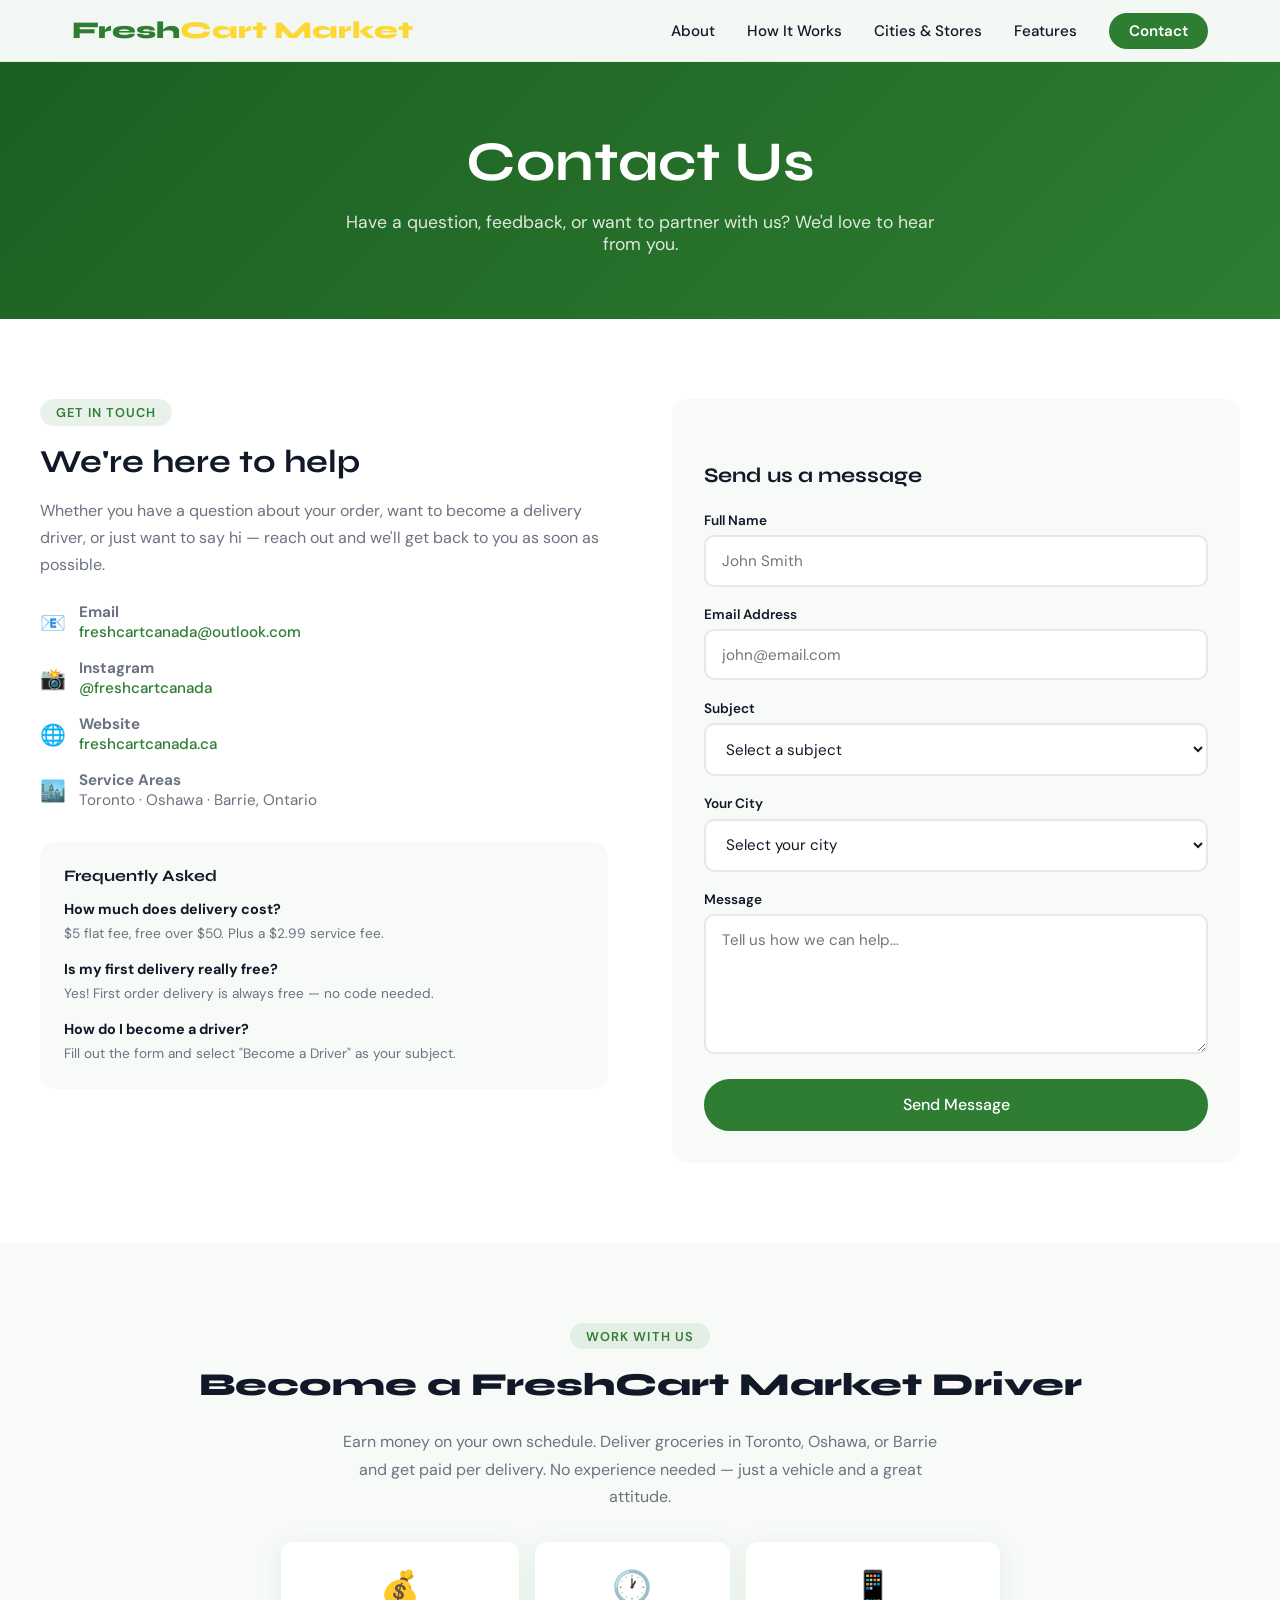
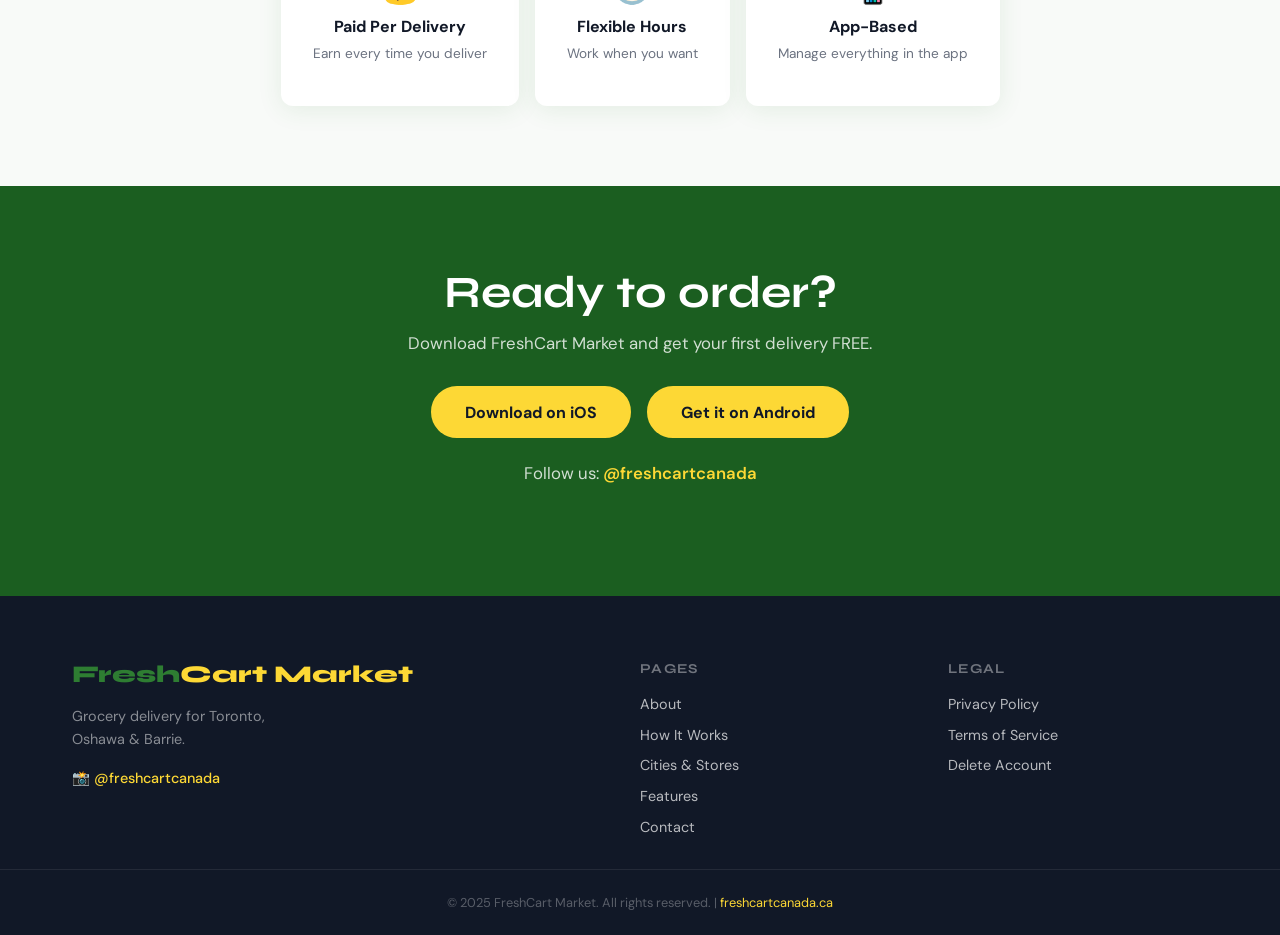
<file: pages/contact.html>
<!DOCTYPE html>
<html lang="en">
<head>
  <meta charset="UTF-8" />
  <meta name="viewport" content="width=device-width, initial-scale=1.0" />
  <title>Contact – FreshCart Market</title>
  <meta name="description" content="Get in touch with FreshCart Market. We'd love to hear from you." />
  <link rel="icon" type="image/x-icon" href="../favicon.ico" />
  <link rel="icon" type="image/png" sizes="32x32" href="../favicon.png" />
  <link rel="apple-touch-icon" sizes="180x180" href="../apple-touch-icon.png" />
  <link rel="icon" type="image/png" sizes="192x192" href="../favicon-192.png" />
  <link rel="stylesheet" href="../css/style.css" />
  <link rel="preconnect" href="https://fonts.googleapis.com" />
  <link rel="preconnect" href="https://fonts.gstatic.com" crossorigin />
  <link href="https://fonts.googleapis.com/css2?family=Syne:wght@700;800&family=DM+Sans:opsz,wght@9..40,300;9..40,400;9..40,500&display=swap" rel="stylesheet" />
</head>
<body>

  <!-- NAVBAR -->
  <nav class="nav" id="nav">
    <div class="nav__inner">
      <a href="../index.html" class="nav__logo">Fresh<span>Cart Market</span></a>
      <button class="nav__burger" id="burger" aria-label="Toggle menu">
        <span></span><span></span><span></span>
      </button>
      <ul class="nav__links" id="navLinks">
        <li><a href="about.html">About</a></li>
        <li><a href="how-it-works.html">How It Works</a></li>
        <li><a href="cities.html">Cities &amp; Stores</a></li>
        <li><a href="features.html">Features</a></li>
        <li><a href="contact.html" class="nav__cta">Contact</a></li>
      </ul>
    </div>
  </nav>

  <!-- PAGE HERO -->
  <section class="page-hero">
    <h1>Contact Us</h1>
    <p>Have a question, feedback, or want to partner with us? We'd love to hear from you.</p>
  </section>

  <!-- CONTACT SECTION -->
  <section class="content-section">
    <div class="content-wrap">
      <div class="contact-grid">

        <!-- LEFT: INFO -->
        <div class="contact-info">
          <div class="section-label">Get In Touch</div>
          <h2>We're here to help</h2>
          <p>Whether you have a question about your order, want to become a delivery driver, or just want to say hi — reach out and we'll get back to you as soon as possible.</p>

          <div class="contact-detail">
            <div class="contact-detail__icon">📧</div>
            <div class="contact-detail__text">
              <strong>Email</strong><br />
              <a href="mailto:freshcartcanada@outlook.com">freshcartcanada@outlook.com</a>
            </div>
          </div>

          <div class="contact-detail">
            <div class="contact-detail__icon">📸</div>
            <div class="contact-detail__text">
              <strong>Instagram</strong><br />
              <a href="https://instagram.com/freshcartcanada" target="_blank">@freshcartcanada</a>
            </div>
          </div>

          <div class="contact-detail">
            <div class="contact-detail__icon">🌐</div>
            <div class="contact-detail__text">
              <strong>Website</strong><br />
              <a href="https://freshcartcanada.ca">freshcartcanada.ca</a>
            </div>
          </div>

          <div class="contact-detail">
            <div class="contact-detail__icon">🏙️</div>
            <div class="contact-detail__text">
              <strong>Service Areas</strong><br />
              Toronto · Oshawa · Barrie, Ontario
            </div>
          </div>

          <div style="margin-top:2rem; background:var(--off-white); border-radius:var(--radius); padding:1.5rem;">
            <h4 style="margin-bottom:0.8rem; font-size:1rem;">Frequently Asked</h4>
            <div style="display:flex; flex-direction:column; gap:0.8rem;">
              <div>
                <strong style="font-size:0.9rem;">How much does delivery cost?</strong>
                <p style="font-size:0.85rem; color:var(--gray); margin:0.2rem 0 0;">$5 flat fee, free over $50. Plus a $2.99 service fee.</p>
              </div>
              <div>
                <strong style="font-size:0.9rem;">Is my first delivery really free?</strong>
                <p style="font-size:0.85rem; color:var(--gray); margin:0.2rem 0 0;">Yes! First order delivery is always free — no code needed.</p>
              </div>
              <div>
                <strong style="font-size:0.9rem;">How do I become a driver?</strong>
                <p style="font-size:0.85rem; color:var(--gray); margin:0.2rem 0 0;">Fill out the form and select "Become a Driver" as your subject.</p>
              </div>
            </div>
          </div>
        </div>

        <!-- RIGHT: FORM -->
        <div>
          <form id="contactForm" action="https://formspree.io/f/maqlpapa" method="POST" style="background:var(--off-white); border-radius:var(--radius); padding:2rem;">
            <h3 style="font-size:1.3rem; margin-bottom:1.5rem; color:var(--dark);">Send us a message</h3>

            <div class="form-group">
              <label for="name">Full Name</label>
              <input type="text" id="name" name="name" placeholder="John Smith" required />
            </div>

            <div class="form-group">
              <label for="email">Email Address</label>
              <input type="email" id="email" name="email" placeholder="john@email.com" required />
            </div>

            <div class="form-group">
              <label for="subject">Subject</label>
              <select id="subject" name="subject" required>
                <option value="" disabled selected>Select a subject</option>
                <option value="order">Order Support</option>
                <option value="driver">Become a Driver</option>
                <option value="business">Business / Partnership</option>
                <option value="city">Request a City</option>
                <option value="feedback">General Feedback</option>
                <option value="other">Other</option>
              </select>
            </div>

            <div class="form-group">
              <label for="city">Your City</label>
              <select id="city" name="city">
                <option value="" disabled selected>Select your city</option>
                <option value="toronto">Toronto</option>
                <option value="oshawa">Oshawa</option>
                <option value="barrie">Barrie</option>
                <option value="other">Other</option>
              </select>
            </div>

            <div class="form-group">
              <label for="message">Message</label>
              <textarea id="message" name="message" placeholder="Tell us how we can help..." required></textarea>
            </div>

            <button type="submit" class="btn btn--primary" style="width:100%; font-size:1rem;">Send Message</button>
          </form>
        </div>

      </div>
    </div>
  </section>

  <!-- DRIVER CTA -->
  <section class="content-section alt">
    <div class="content-wrap" style="text-align:center;">
      <div class="section-label">Work With Us</div>
      <h2 class="section-title">Become a FreshCart Market Driver</h2>
      <p style="color:var(--gray); max-width:600px; margin:0 auto 2rem; line-height:1.7;">Earn money on your own schedule. Deliver groceries in Toronto, Oshawa, or Barrie and get paid per delivery. No experience needed — just a vehicle and a great attitude.</p>
      <div style="display:flex; gap:1rem; justify-content:center; flex-wrap:wrap;">
        <div style="background:var(--white); border-radius:12px; padding:1.5rem 2rem; min-width:180px; box-shadow:var(--shadow);">
          <div style="font-size:2rem; margin-bottom:0.5rem;">💰</div>
          <strong>Paid Per Delivery</strong>
          <p style="font-size:0.85rem; color:var(--gray); margin-top:0.3rem;">Earn every time you deliver</p>
        </div>
        <div style="background:var(--white); border-radius:12px; padding:1.5rem 2rem; min-width:180px; box-shadow:var(--shadow);">
          <div style="font-size:2rem; margin-bottom:0.5rem;">🕐</div>
          <strong>Flexible Hours</strong>
          <p style="font-size:0.85rem; color:var(--gray); margin-top:0.3rem;">Work when you want</p>
        </div>
        <div style="background:var(--white); border-radius:12px; padding:1.5rem 2rem; min-width:180px; box-shadow:var(--shadow);">
          <div style="font-size:2rem; margin-bottom:0.5rem;">📱</div>
          <strong>App-Based</strong>
          <p style="font-size:0.85rem; color:var(--gray); margin-top:0.3rem;">Manage everything in the app</p>
        </div>
      </div>
    </div>
  </section>

  <!-- CTA -->
  <section class="cta-banner">
    <div class="section-inner">
      <h2>Ready to order?</h2>
      <p>Download FreshCart Market and get your first delivery FREE.</p>
      <div class="cta-banner__actions">
        <a href="#" class="btn btn--yellow">Download on iOS</a>
        <a href="#" class="btn btn--yellow">Get it on Android</a>
      </div>
      <p class="cta-banner__insta">Follow us: <a href="https://instagram.com/freshcartcanada" target="_blank">@freshcartcanada</a></p>
    </div>
  </section>

  <!-- FOOTER -->
  <footer class="footer">
    <div class="footer__inner">
      <div class="footer__brand">
        <a href="../index.html" class="nav__logo">Fresh<span>Cart Market</span></a>
        <p>Grocery delivery for Toronto,<br/>Oshawa &amp; Barrie.</p>
        <a href="https://instagram.com/freshcartcanada" target="_blank" class="footer__insta">📸 @freshcartcanada</a>
      </div>
      <div class="footer__links">
        <h4>Pages</h4>
        <ul>
          <li><a href="about.html">About</a></li>
          <li><a href="how-it-works.html">How It Works</a></li>
          <li><a href="cities.html">Cities &amp; Stores</a></li>
          <li><a href="features.html">Features</a></li>
          <li><a href="contact.html">Contact</a></li>
        </ul>
      </div>
      <div class="footer__links">
        <h4>Legal</h4>
        <ul>
          <li><a href="privacy.html">Privacy Policy</a></li>
          <li><a href="terms.html">Terms of Service</a></li>
          <li><a href="delete-account.html">Delete Account</a></li>
        </ul>
      </div>
    </div>
    <div class="footer__bottom">
      <p>&copy; 2025 FreshCart Market. All rights reserved. | <a href="https://freshcartcanada.ca">freshcartcanada.ca</a></p>
    </div>
  </footer>

  <script src="../js/main.js"></script>

  <!--Start of Tawk.to Script-->
  <script type="text/javascript">
  var Tawk_API=Tawk_API||{}, Tawk_LoadStart=new Date();
  (function(){
  var s1=document.createElement("script"),s0=document.getElementsByTagName("script")[0];
  s1.async=true;
  s1.src='https://embed.tawk.to/69d5e11db7c31c1c33019bed/1jllnen34';
  s1.charset='UTF-8';
  s1.setAttribute('crossorigin','*');
  s0.parentNode.insertBefore(s1,s0);
  })();
  </script>
  <!--End of Tawk.to Script-->

</body>
</html>
</file>
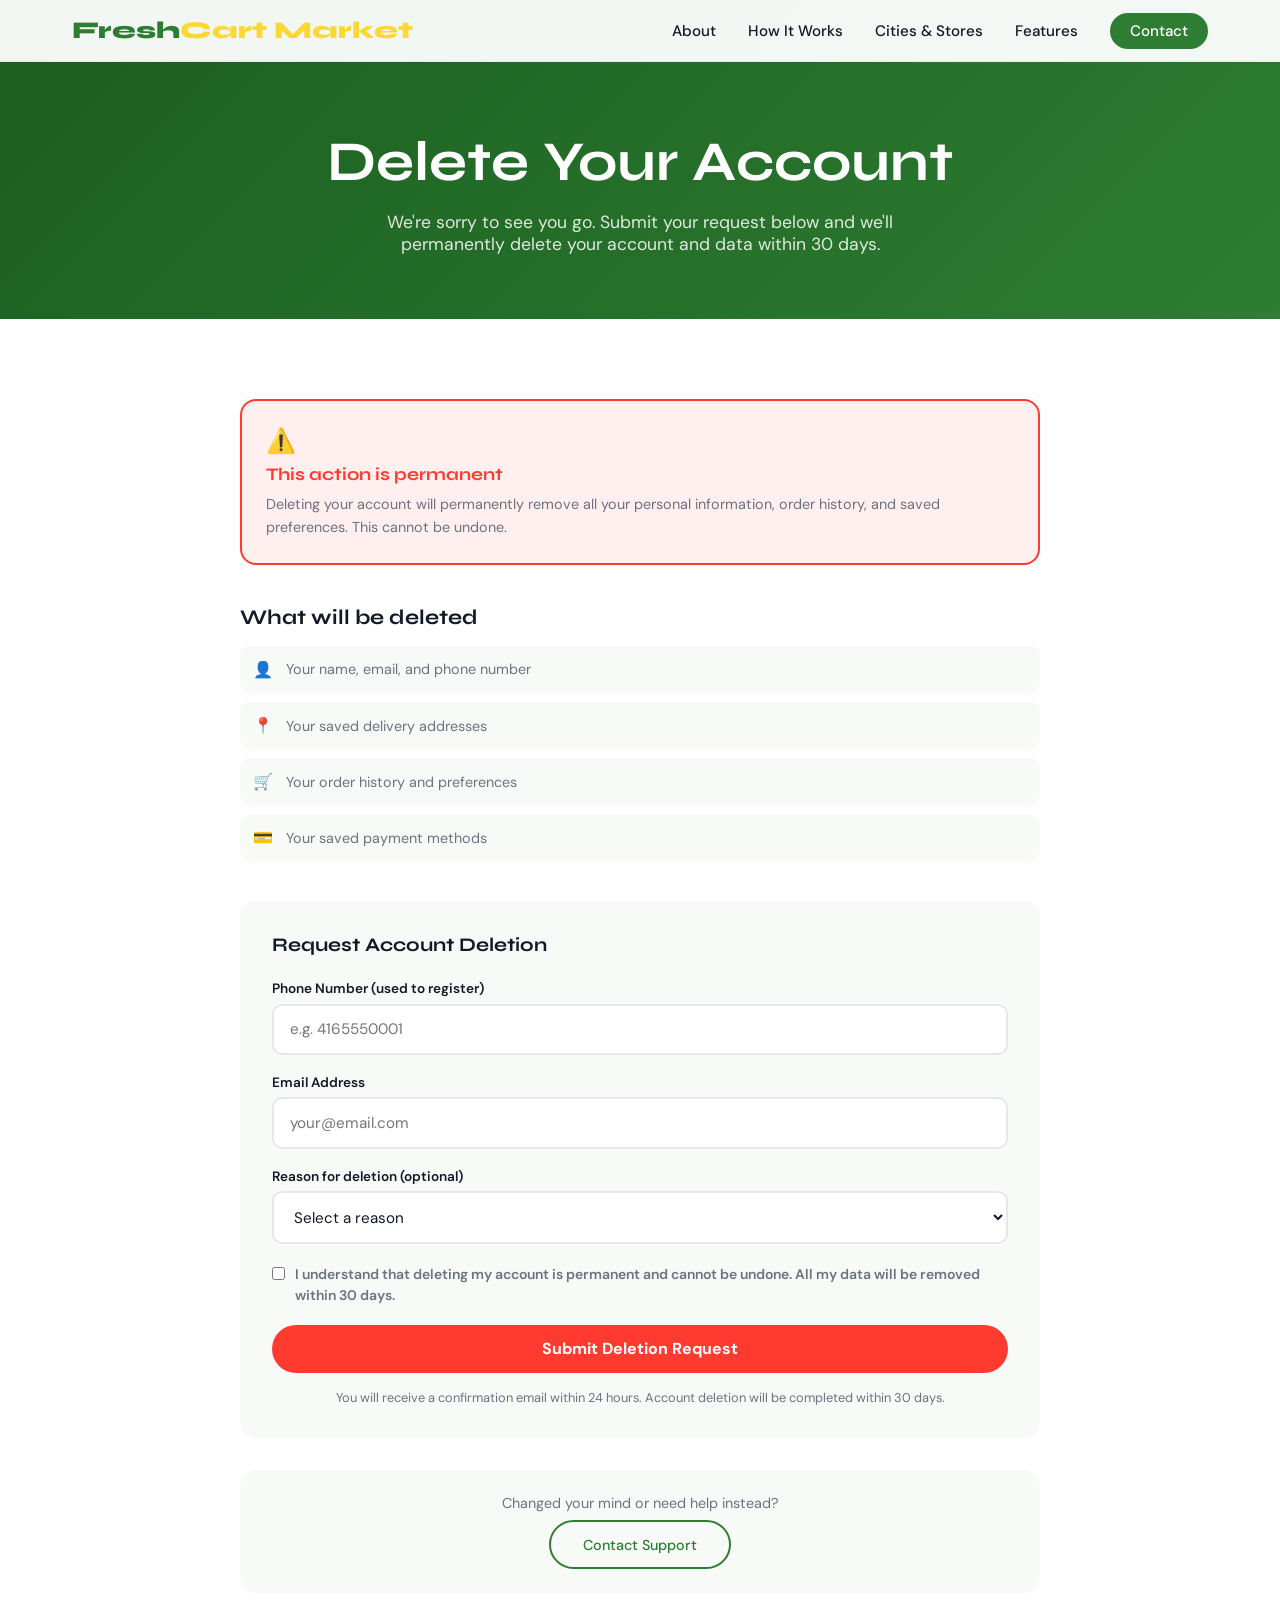
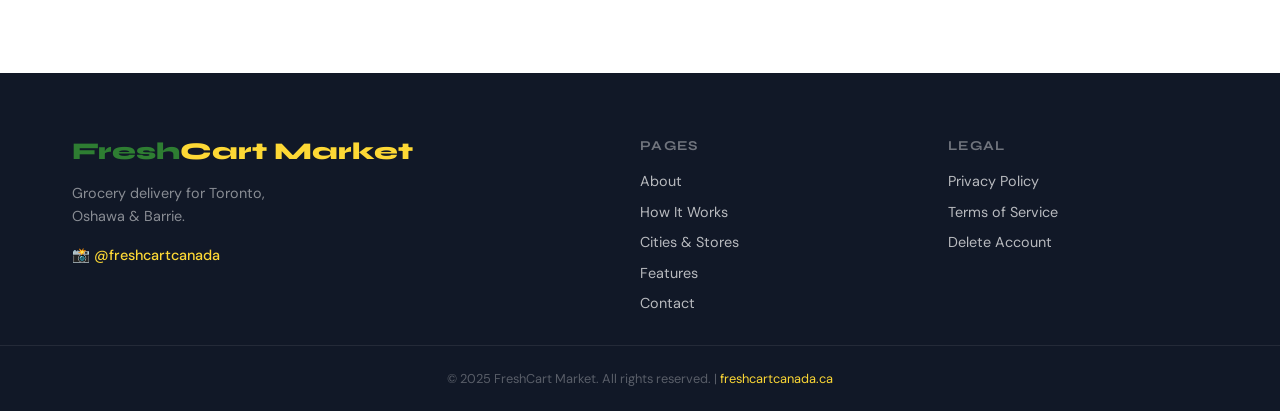
<file: pages/delete-account.html>
<!DOCTYPE html>
<html lang="en">
<head>
  <meta charset="UTF-8" />
  <meta name="viewport" content="width=device-width, initial-scale=1.0" />
  <title>Delete Account – FreshCart Market</title>
  <meta name="description" content="Request deletion of your FreshCart Market account and associated data." />
  <link rel="icon" type="image/x-icon" href="../favicon.ico" />
  <link rel="icon" type="image/png" sizes="32x32" href="../favicon.png" />
  <link rel="apple-touch-icon" sizes="180x180" href="../apple-touch-icon.png" />
  <link rel="icon" type="image/png" sizes="192x192" href="../favicon-192.png" />
  <link rel="stylesheet" href="../css/style.css" />
  <link rel="preconnect" href="https://fonts.googleapis.com" />
  <link rel="preconnect" href="https://fonts.gstatic.com" crossorigin />
  <link href="https://fonts.googleapis.com/css2?family=Syne:wght@700;800&family=DM+Sans:opsz,wght@9..40,300;9..40,400;9..40,500&display=swap" rel="stylesheet" />
</head>
<body>

  <!-- NAVBAR -->
  <nav class="nav" id="nav">
    <div class="nav__inner">
      <a href="../index.html" class="nav__logo">Fresh<span>Cart Market</span></a>
      <button class="nav__burger" id="burger" aria-label="Toggle menu">
        <span></span><span></span><span></span>
      </button>
      <ul class="nav__links" id="navLinks">
        <li><a href="about.html">About</a></li>
        <li><a href="how-it-works.html">How It Works</a></li>
        <li><a href="cities.html">Cities &amp; Stores</a></li>
        <li><a href="features.html">Features</a></li>
        <li><a href="contact.html" class="nav__cta">Contact</a></li>
      </ul>
    </div>
  </nav>

  <!-- PAGE HERO -->
  <section class="page-hero">
    <h1>Delete Your Account</h1>
    <p>We're sorry to see you go. Submit your request below and we'll permanently delete your account and data within 30 days.</p>
  </section>

  <!-- CONTENT -->
  <section class="content-section">
    <div class="content-wrap--narrow">

      <!-- WARNING BOX -->
      <div style="background:rgba(255,59,48,0.08); border:2px solid #ff3b30; border-radius:var(--radius); padding:1.5rem; margin-bottom:2.5rem;">
        <div style="font-size:1.5rem; margin-bottom:0.5rem;">⚠️</div>
        <h3 style="color:#ff3b30; font-size:1.1rem; margin-bottom:0.5rem;">This action is permanent</h3>
        <p style="color:var(--gray); font-size:0.9rem; margin:0; line-height:1.6;">Deleting your account will permanently remove all your personal information, order history, and saved preferences. This cannot be undone.</p>
      </div>

      <!-- WHAT GETS DELETED -->
      <div style="margin-bottom:2.5rem;">
        <h2 style="font-size:1.3rem; margin-bottom:1rem; color:var(--dark);">What will be deleted</h2>
        <div style="display:flex; flex-direction:column; gap:0.6rem;">
          <div style="display:flex; align-items:center; gap:0.8rem; padding:0.8rem; background:var(--off-white); border-radius:10px;">
            <span>👤</span><span style="font-size:0.9rem; color:var(--gray);">Your name, email, and phone number</span>
          </div>
          <div style="display:flex; align-items:center; gap:0.8rem; padding:0.8rem; background:var(--off-white); border-radius:10px;">
            <span>📍</span><span style="font-size:0.9rem; color:var(--gray);">Your saved delivery addresses</span>
          </div>
          <div style="display:flex; align-items:center; gap:0.8rem; padding:0.8rem; background:var(--off-white); border-radius:10px;">
            <span>🛒</span><span style="font-size:0.9rem; color:var(--gray);">Your order history and preferences</span>
          </div>
          <div style="display:flex; align-items:center; gap:0.8rem; padding:0.8rem; background:var(--off-white); border-radius:10px;">
            <span>💳</span><span style="font-size:0.9rem; color:var(--gray);">Your saved payment methods</span>
          </div>
        </div>
      </div>

      <!-- DELETION FORM -->
      <form action="https://formspree.io/f/maqlpapa" method="POST" style="background:var(--off-white); border-radius:var(--radius); padding:2rem;">
        <h3 style="font-size:1.2rem; margin-bottom:1.5rem; color:var(--dark);">Request Account Deletion</h3>

        <input type="hidden" name="subject" value="Account Deletion Request" />

        <div class="form-group">
          <label for="phone">Phone Number (used to register)</label>
          <input type="tel" id="phone" name="phone" placeholder="e.g. 4165550001" required />
        </div>

        <div class="form-group">
          <label for="email">Email Address</label>
          <input type="email" id="email" name="email" placeholder="your@email.com" required />
        </div>

        <div class="form-group">
          <label for="reason">Reason for deletion (optional)</label>
          <select id="reason" name="reason">
            <option value="" disabled selected>Select a reason</option>
            <option value="not-using">I no longer use the app</option>
            <option value="privacy">Privacy concerns</option>
            <option value="switching">Switching to another service</option>
            <option value="other">Other</option>
          </select>
        </div>

        <div class="form-group">
          <label style="display:flex; align-items:flex-start; gap:0.6rem; cursor:pointer;">
            <input type="checkbox" name="confirm" required style="margin-top:3px; width:auto;" />
            <span style="font-size:0.875rem; color:var(--gray); line-height:1.5;">I understand that deleting my account is permanent and cannot be undone. All my data will be removed within 30 days.</span>
          </label>
        </div>

        <button type="submit" style="width:100%; padding:0.85rem; background:#ff3b30; color:white; border:none; border-radius:50px; font-family:'DM Sans',sans-serif; font-size:1rem; font-weight:700; cursor:pointer;">
          Submit Deletion Request
        </button>

        <p style="text-align:center; font-size:0.8rem; color:var(--gray); margin-top:1rem;">You will receive a confirmation email within 24 hours. Account deletion will be completed within 30 days.</p>
      </form>

      <!-- ALTERNATIVE -->
      <div style="text-align:center; margin-top:2rem; padding:1.5rem; background:var(--off-white); border-radius:var(--radius);">
        <p style="color:var(--gray); font-size:0.9rem; margin-bottom:0.5rem;">Changed your mind or need help instead?</p>
        <a href="contact.html" class="btn btn--ghost" style="font-size:0.9rem;">Contact Support</a>
      </div>

    </div>
  </section>

  <!-- FOOTER -->
  <footer class="footer">
    <div class="footer__inner">
      <div class="footer__brand">
        <a href="../index.html" class="nav__logo">Fresh<span>Cart Market</span></a>
        <p>Grocery delivery for Toronto,<br/>Oshawa &amp; Barrie.</p>
        <a href="https://instagram.com/freshcartcanada" target="_blank" class="footer__insta">📸 @freshcartcanada</a>
      </div>
      <div class="footer__links">
        <h4>Pages</h4>
        <ul>
          <li><a href="about.html">About</a></li>
          <li><a href="how-it-works.html">How It Works</a></li>
          <li><a href="cities.html">Cities &amp; Stores</a></li>
          <li><a href="features.html">Features</a></li>
          <li><a href="contact.html">Contact</a></li>
        </ul>
      </div>
      <div class="footer__links">
        <h4>Legal</h4>
        <ul>
          <li><a href="privacy.html">Privacy Policy</a></li>
          <li><a href="terms.html">Terms of Service</a></li>
          <li><a href="delete-account.html">Delete Account</a></li>
        </ul>
      </div>
    </div>
    <div class="footer__bottom">
      <p>&copy; 2025 FreshCart Market. All rights reserved. | <a href="https://freshcartcanada.ca">freshcartcanada.ca</a></p>
    </div>
  </footer>

  <script src="../js/main.js"></script>

  <!--Start of Tawk.to Script-->
  <script type="text/javascript">
  var Tawk_API=Tawk_API||{}, Tawk_LoadStart=new Date();
  (function(){
  var s1=document.createElement("script"),s0=document.getElementsByTagName("script")[0];
  s1.async=true;
  s1.src='https://embed.tawk.to/69d5e11db7c31c1c33019bed/1jllnen34';
  s1.charset='UTF-8';
  s1.setAttribute('crossorigin','*');
  s0.parentNode.insertBefore(s1,s0);
  })();
  </script>
  <!--End of Tawk.to Script-->

</body>
</html>
</file>
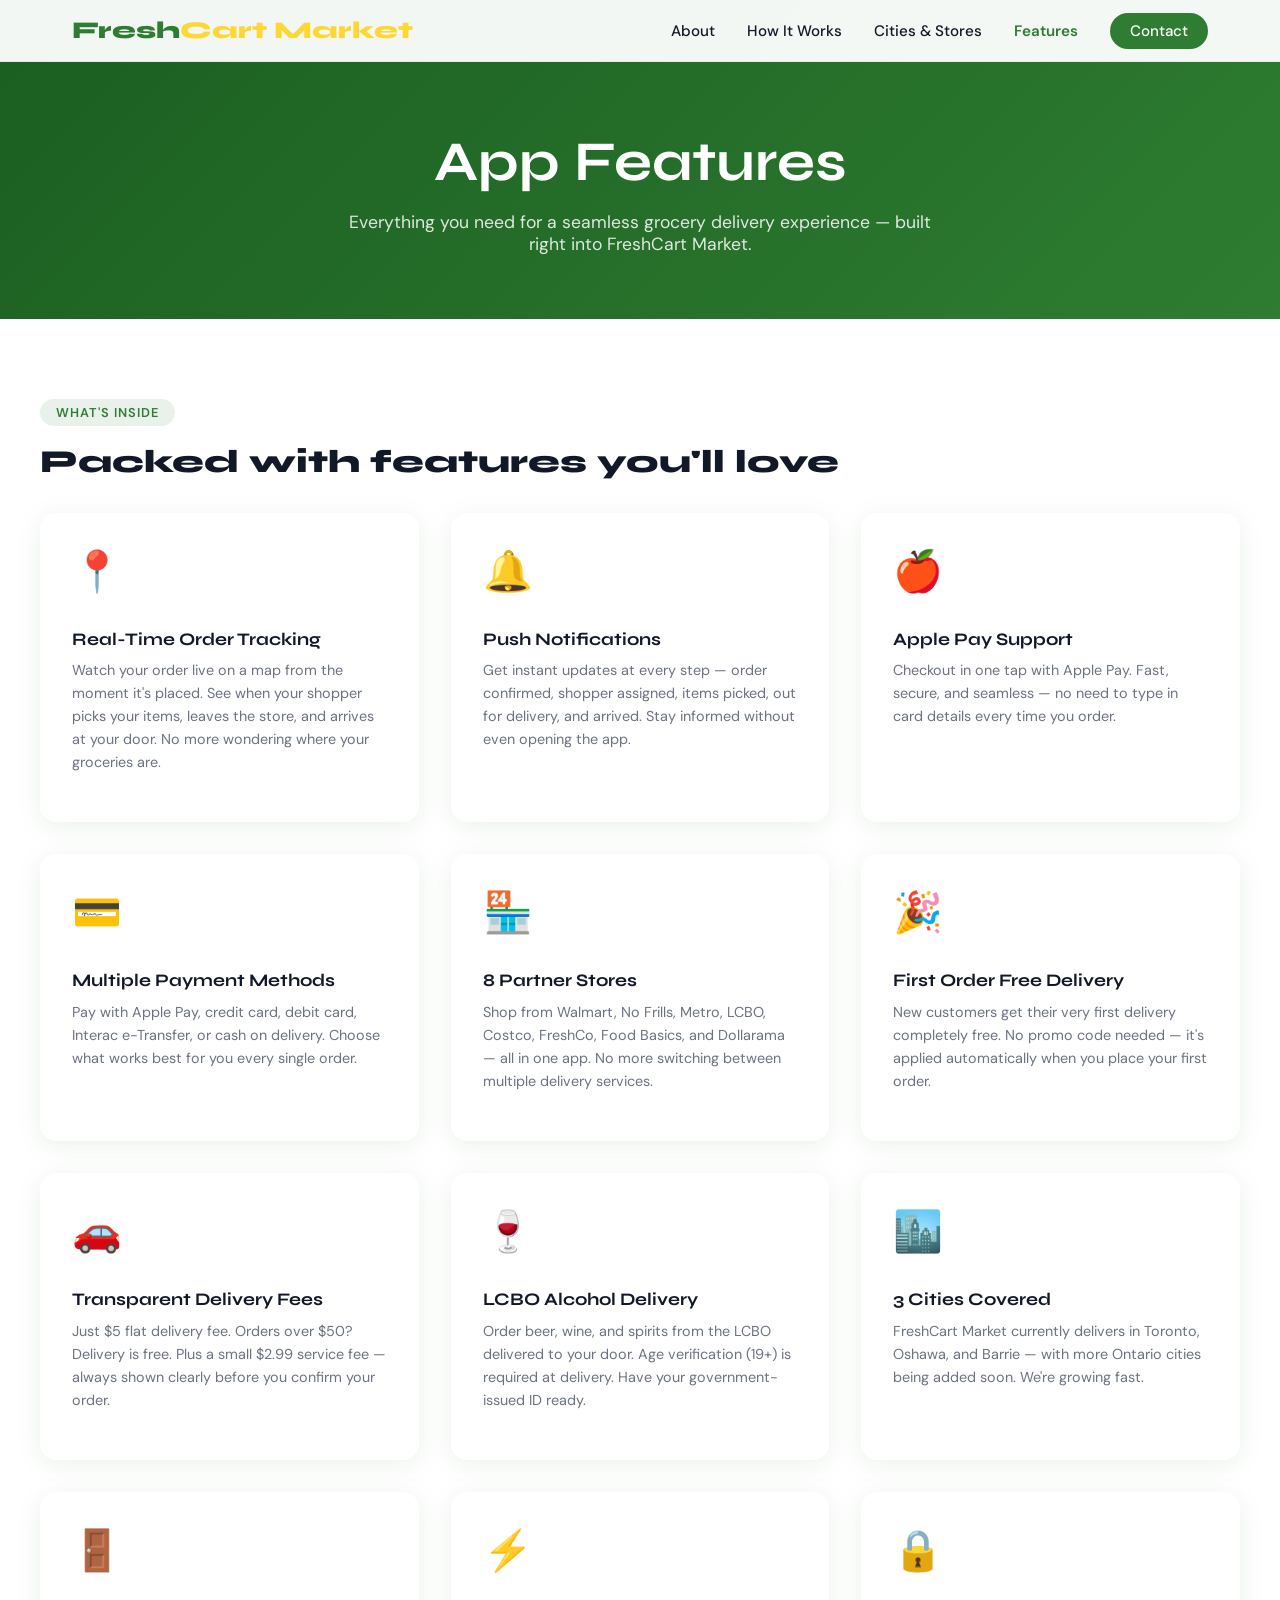
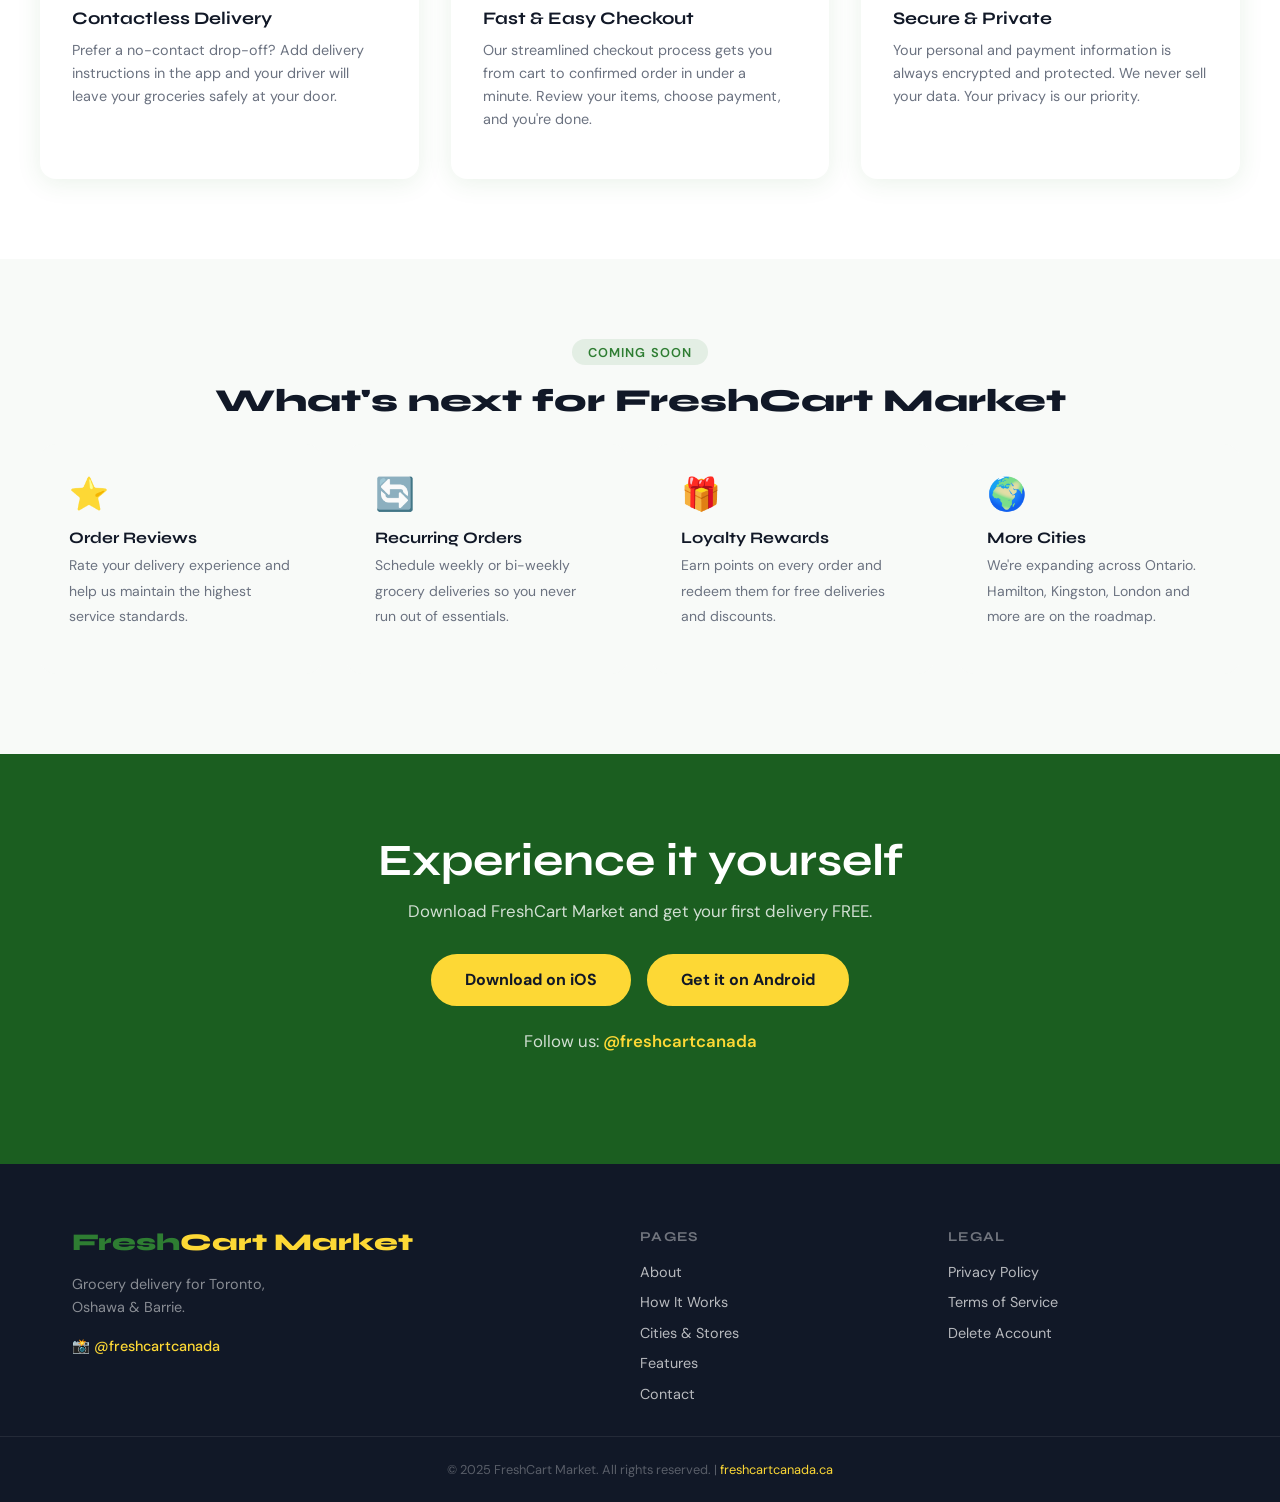
<file: pages/features.html>
<!DOCTYPE html>
<html lang="en">
<head>
  <meta charset="UTF-8" />
  <meta name="viewport" content="width=device-width, initial-scale=1.0" />
  <title>Features – FreshCart Market</title>
  <meta name="description" content="Explore FreshCart Market's features — real-time tracking, push notifications, multiple payment options, and more." />
  <link rel="icon" type="image/x-icon" href="../favicon.ico" />
  <link rel="icon" type="image/png" sizes="32x32" href="../favicon.png" />
  <link rel="apple-touch-icon" sizes="180x180" href="../apple-touch-icon.png" />
  <link rel="icon" type="image/png" sizes="192x192" href="../favicon-192.png" />
  <link rel="stylesheet" href="../css/style.css" />
  <link rel="preconnect" href="https://fonts.googleapis.com" />
  <link rel="preconnect" href="https://fonts.gstatic.com" crossorigin />
  <link href="https://fonts.googleapis.com/css2?family=Syne:wght@700;800&family=DM+Sans:opsz,wght@9..40,300;9..40,400;9..40,500&display=swap" rel="stylesheet" />
</head>
<body>

  <!-- NAVBAR -->
  <nav class="nav" id="nav">
    <div class="nav__inner">
      <a href="../index.html" class="nav__logo">Fresh<span>Cart Market</span></a>
      <button class="nav__burger" id="burger" aria-label="Toggle menu">
        <span></span><span></span><span></span>
      </button>
      <ul class="nav__links" id="navLinks">
        <li><a href="about.html">About</a></li>
        <li><a href="how-it-works.html">How It Works</a></li>
        <li><a href="cities.html">Cities &amp; Stores</a></li>
        <li><a href="features.html">Features</a></li>
        <li><a href="contact.html" class="nav__cta">Contact</a></li>
      </ul>
    </div>
  </nav>

  <!-- PAGE HERO -->
  <section class="page-hero">
    <h1>App Features</h1>
    <p>Everything you need for a seamless grocery delivery experience — built right into FreshCart Market.</p>
  </section>

  <!-- MAIN FEATURES -->
  <section class="content-section">
    <div class="content-wrap">
      <div class="section-label">What's Inside</div>
      <h2 class="section-title">Packed with features you'll love</h2>
      <div class="features-big-grid">

        <div class="feature-big-card">
          <div class="feature-big-card__icon">📍</div>
          <h3>Real-Time Order Tracking</h3>
          <p>Watch your order live on a map from the moment it's placed. See when your shopper picks your items, leaves the store, and arrives at your door. No more wondering where your groceries are.</p>
        </div>

        <div class="feature-big-card">
          <div class="feature-big-card__icon">🔔</div>
          <h3>Push Notifications</h3>
          <p>Get instant updates at every step — order confirmed, shopper assigned, items picked, out for delivery, and arrived. Stay informed without even opening the app.</p>
        </div>

        <div class="feature-big-card">
          <div class="feature-big-card__icon">🍎</div>
          <h3>Apple Pay Support</h3>
          <p>Checkout in one tap with Apple Pay. Fast, secure, and seamless — no need to type in card details every time you order.</p>
        </div>

        <div class="feature-big-card">
          <div class="feature-big-card__icon">💳</div>
          <h3>Multiple Payment Methods</h3>
          <p>Pay with Apple Pay, credit card, debit card, Interac e-Transfer, or cash on delivery. Choose what works best for you every single order.</p>
        </div>

        <div class="feature-big-card">
          <div class="feature-big-card__icon">🏪</div>
          <h3>8 Partner Stores</h3>
          <p>Shop from Walmart, No Frills, Metro, LCBO, Costco, FreshCo, Food Basics, and Dollarama — all in one app. No more switching between multiple delivery services.</p>
        </div>

        <div class="feature-big-card">
          <div class="feature-big-card__icon">🎉</div>
          <h3>First Order Free Delivery</h3>
          <p>New customers get their very first delivery completely free. No promo code needed — it's applied automatically when you place your first order.</p>
        </div>

        <div class="feature-big-card">
          <div class="feature-big-card__icon">🚗</div>
          <h3>Transparent Delivery Fees</h3>
          <p>Just $5 flat delivery fee. Orders over $50? Delivery is free. Plus a small $2.99 service fee — always shown clearly before you confirm your order.</p>
        </div>

        <div class="feature-big-card">
          <div class="feature-big-card__icon">🍷</div>
          <h3>LCBO Alcohol Delivery</h3>
          <p>Order beer, wine, and spirits from the LCBO delivered to your door. Age verification (19+) is required at delivery. Have your government-issued ID ready.</p>
        </div>

        <div class="feature-big-card">
          <div class="feature-big-card__icon">🏙️</div>
          <h3>3 Cities Covered</h3>
          <p>FreshCart Market currently delivers in Toronto, Oshawa, and Barrie — with more Ontario cities being added soon. We're growing fast.</p>
        </div>

        <div class="feature-big-card">
          <div class="feature-big-card__icon">🚪</div>
          <h3>Contactless Delivery</h3>
          <p>Prefer a no-contact drop-off? Add delivery instructions in the app and your driver will leave your groceries safely at your door.</p>
        </div>

        <div class="feature-big-card">
          <div class="feature-big-card__icon">⚡</div>
          <h3>Fast & Easy Checkout</h3>
          <p>Our streamlined checkout process gets you from cart to confirmed order in under a minute. Review your items, choose payment, and you're done.</p>
        </div>

        <div class="feature-big-card">
          <div class="feature-big-card__icon">🔒</div>
          <h3>Secure & Private</h3>
          <p>Your personal and payment information is always encrypted and protected. We never sell your data. Your privacy is our priority.</p>
        </div>

      </div>
    </div>
  </section>

  <!-- COMING SOON FEATURES -->
  <section class="content-section alt">
    <div class="content-wrap" style="text-align:center;">
      <div class="section-label">Coming Soon</div>
      <h2 class="section-title">What's next for FreshCart Market</h2>
      <div class="feat-grid">
        <div class="feat-item">
          <div class="feat-item__icon">⭐</div>
          <h4>Order Reviews</h4>
          <p>Rate your delivery experience and help us maintain the highest service standards.</p>
        </div>
        <div class="feat-item">
          <div class="feat-item__icon">🔄</div>
          <h4>Recurring Orders</h4>
          <p>Schedule weekly or bi-weekly grocery deliveries so you never run out of essentials.</p>
        </div>
        <div class="feat-item">
          <div class="feat-item__icon">🎁</div>
          <h4>Loyalty Rewards</h4>
          <p>Earn points on every order and redeem them for free deliveries and discounts.</p>
        </div>
        <div class="feat-item">
          <div class="feat-item__icon">🌍</div>
          <h4>More Cities</h4>
          <p>We're expanding across Ontario. Hamilton, Kingston, London and more are on the roadmap.</p>
        </div>
      </div>
    </div>
  </section>

  <!-- CTA -->
  <section class="cta-banner">
    <div class="section-inner">
      <h2>Experience it yourself</h2>
      <p>Download FreshCart Market and get your first delivery FREE.</p>
      <div class="cta-banner__actions">
        <a href="#" class="btn btn--yellow">Download on iOS</a>
        <a href="#" class="btn btn--yellow">Get it on Android</a>
      </div>
      <p class="cta-banner__insta">Follow us: <a href="https://instagram.com/freshcartcanada" target="_blank">@freshcartcanada</a></p>
    </div>
  </section>

  <!-- FOOTER -->
  <footer class="footer">
    <div class="footer__inner">
      <div class="footer__brand">
        <a href="../index.html" class="nav__logo">Fresh<span>Cart Market</span></a>
        <p>Grocery delivery for Toronto,<br/>Oshawa &amp; Barrie.</p>
        <a href="https://instagram.com/freshcartcanada" target="_blank" class="footer__insta">📸 @freshcartcanada</a>
      </div>
      <div class="footer__links">
        <h4>Pages</h4>
        <ul>
          <li><a href="about.html">About</a></li>
          <li><a href="how-it-works.html">How It Works</a></li>
          <li><a href="cities.html">Cities &amp; Stores</a></li>
          <li><a href="features.html">Features</a></li>
          <li><a href="contact.html">Contact</a></li>
        </ul>
      </div>
      <div class="footer__links">
        <h4>Legal</h4>
        <ul>
          <li><a href="privacy.html">Privacy Policy</a></li>
          <li><a href="terms.html">Terms of Service</a></li>
          <li><a href="delete-account.html">Delete Account</a></li>
        </ul>
      </div>
    </div>
    <div class="footer__bottom">
      <p>&copy; 2025 FreshCart Market. All rights reserved. | <a href="https://freshcartcanada.ca">freshcartcanada.ca</a></p>
    </div>
  </footer>

  <script src="../js/main.js"></script>

  <!--Start of Tawk.to Script-->
  <script type="text/javascript">
  var Tawk_API=Tawk_API||{}, Tawk_LoadStart=new Date();
  (function(){
  var s1=document.createElement("script"),s0=document.getElementsByTagName("script")[0];
  s1.async=true;
  s1.src='https://embed.tawk.to/69d5e11db7c31c1c33019bed/1jllnen34';
  s1.charset='UTF-8';
  s1.setAttribute('crossorigin','*');
  s0.parentNode.insertBefore(s1,s0);
  })();
  </script>
  <!--End of Tawk.to Script-->

</body>
</html>
</file>
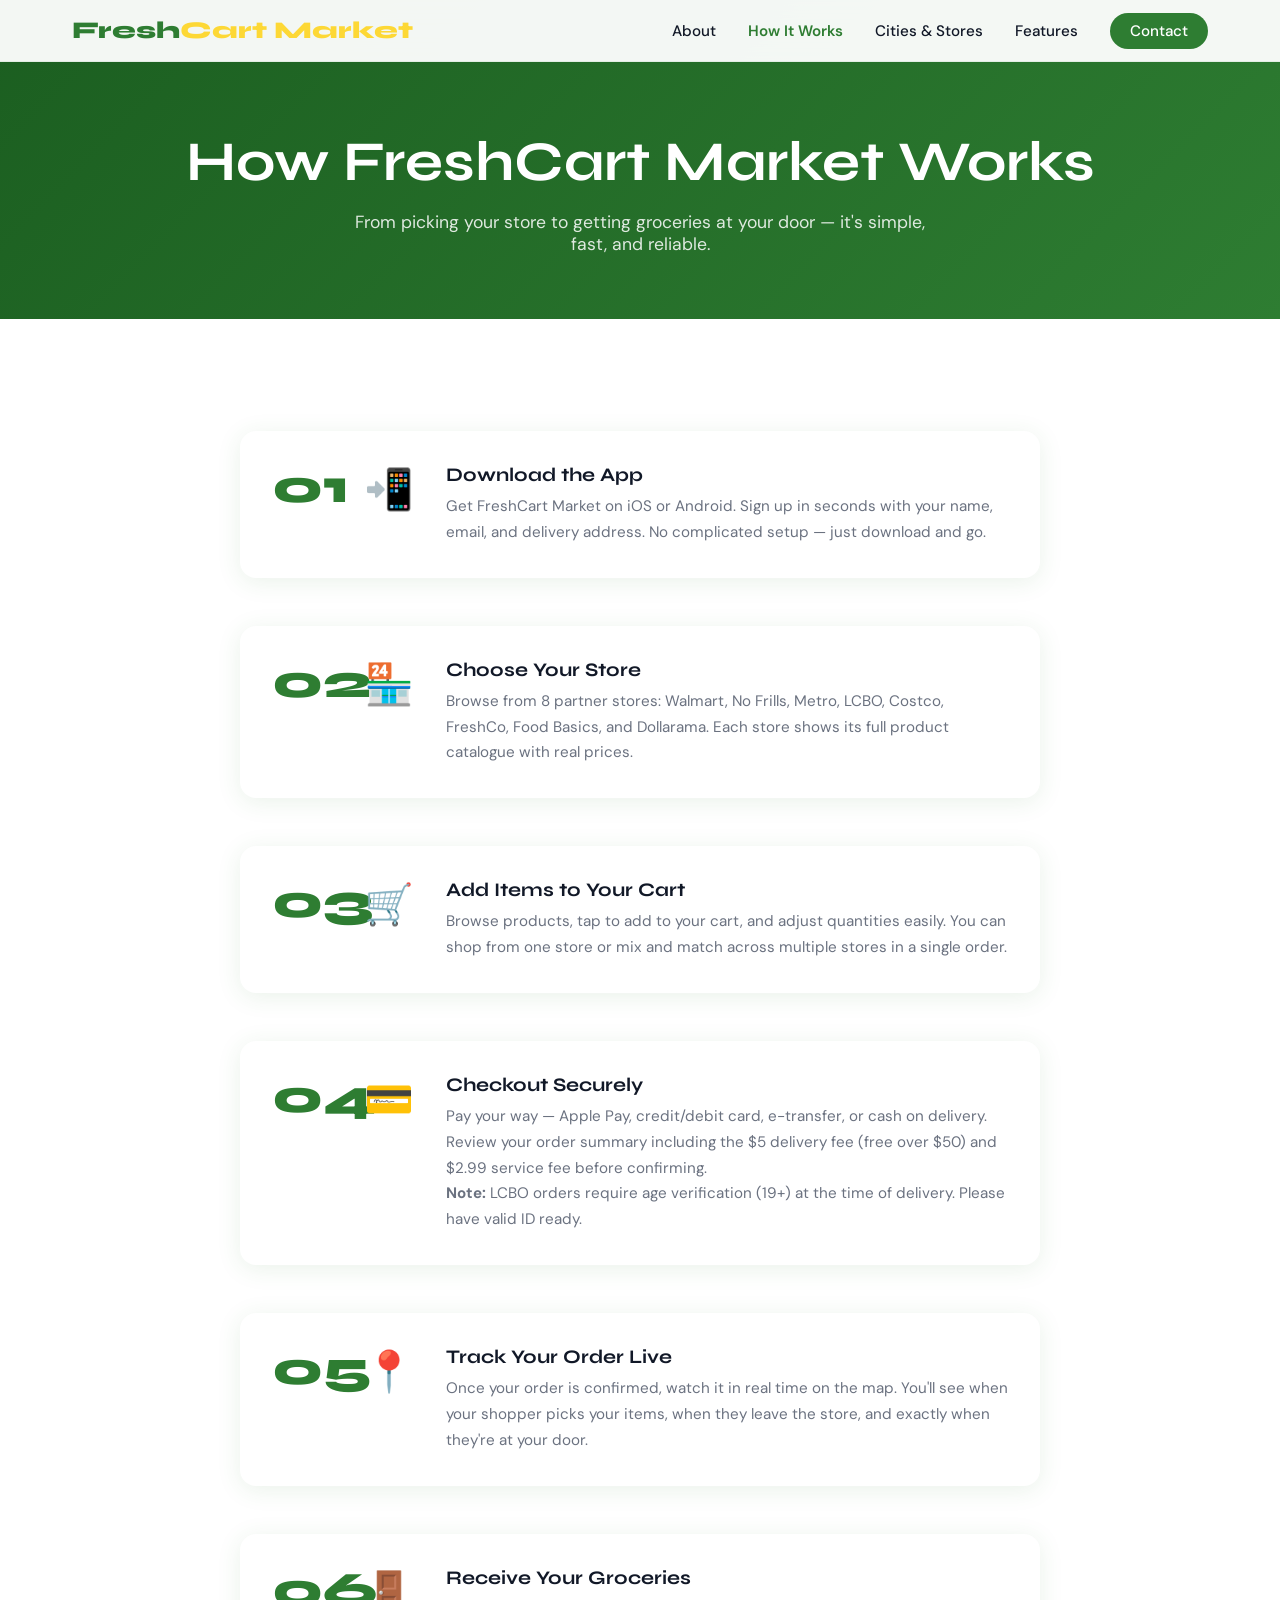
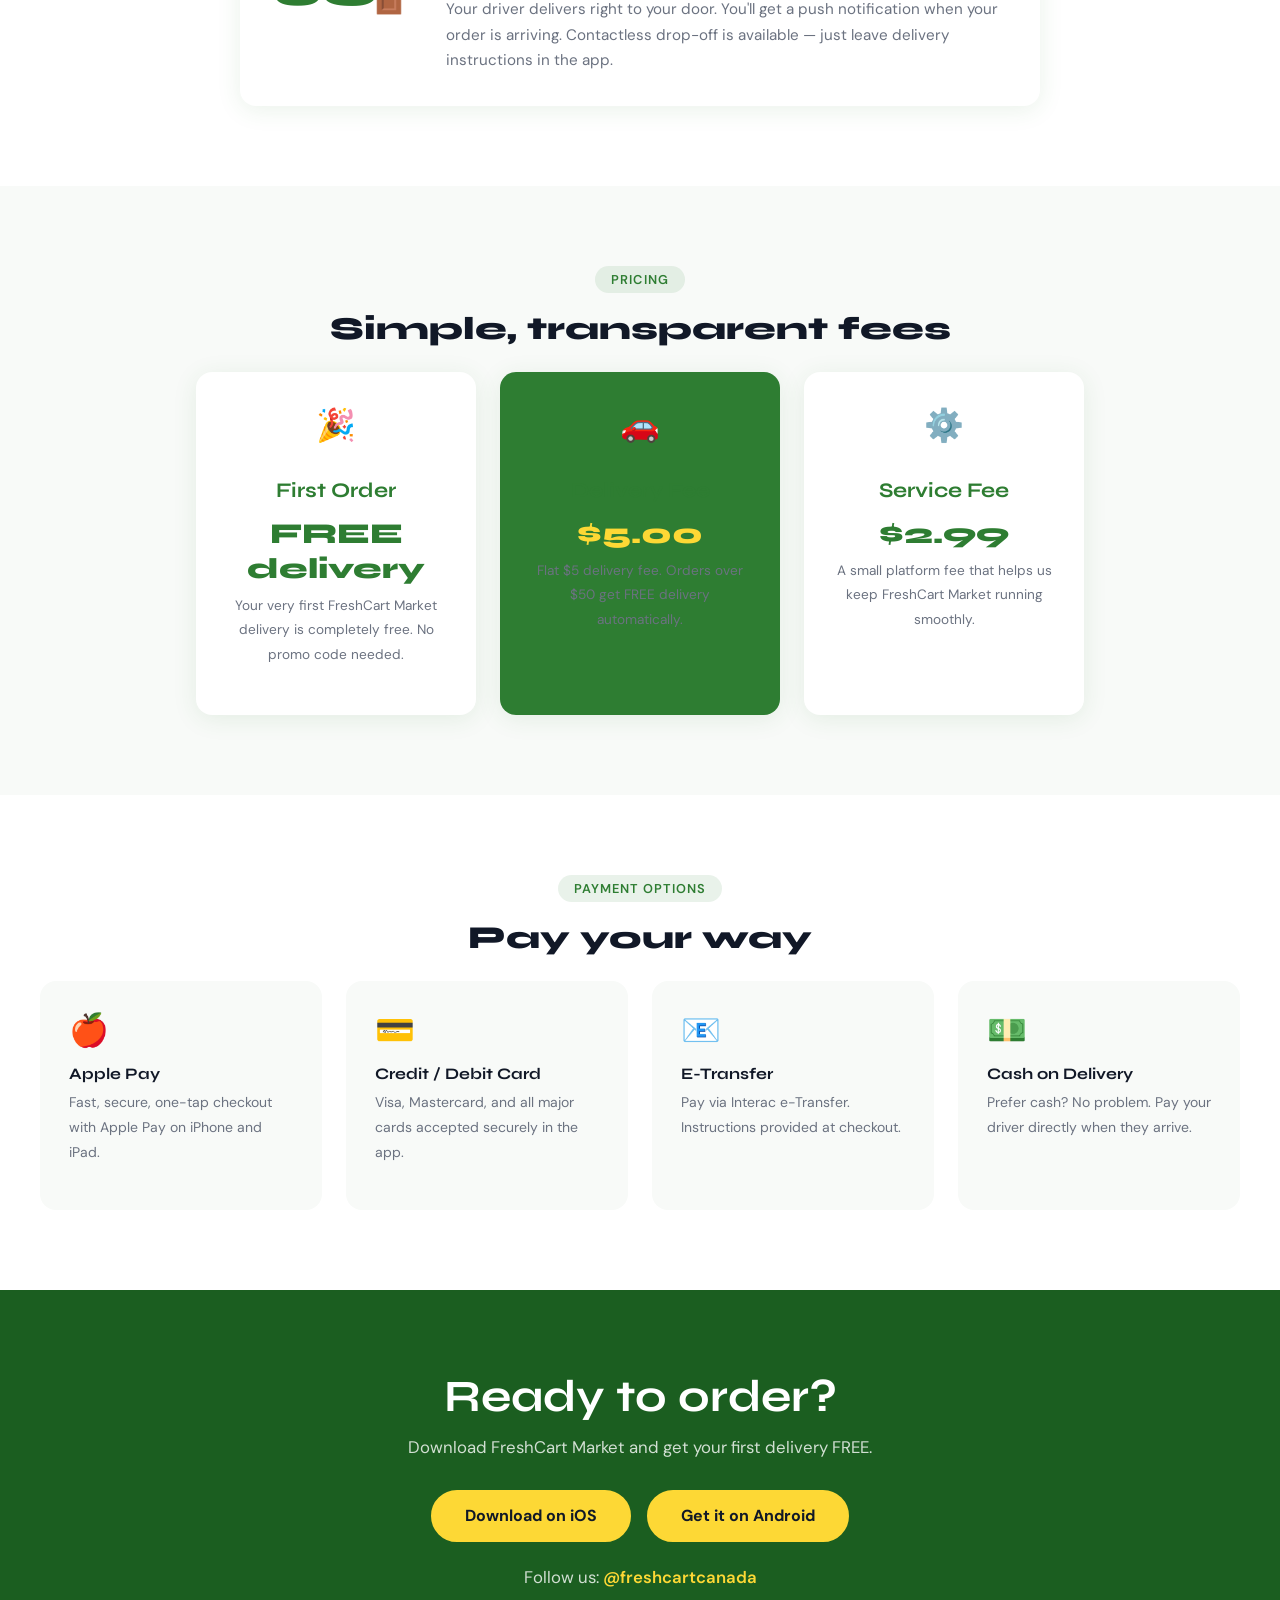
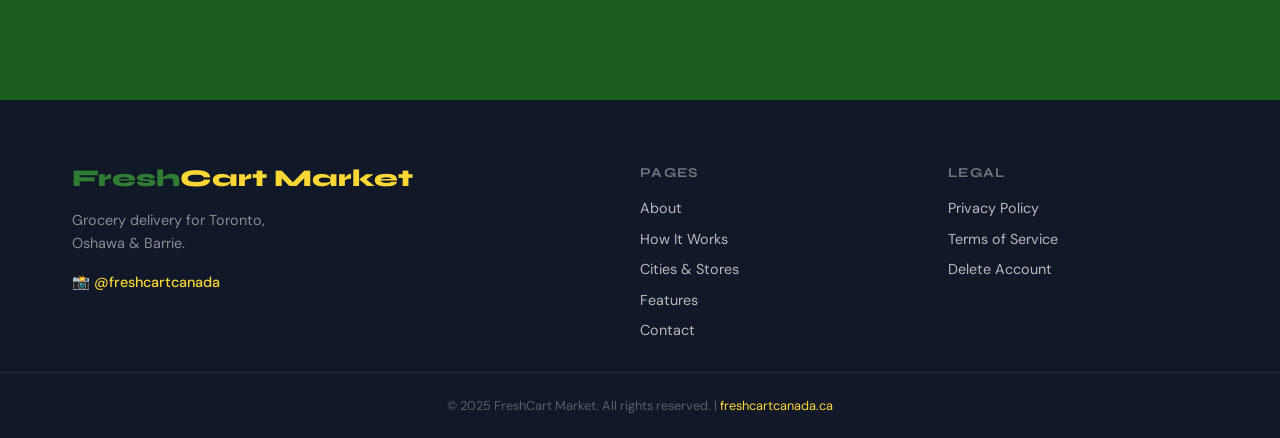
<file: pages/how-it-works.html>
<!DOCTYPE html>
<html lang="en">
<head>
  <meta charset="UTF-8" />
  <meta name="viewport" content="width=device-width, initial-scale=1.0" />
  <title>How It Works – FreshCart Market</title>
  <meta name="description" content="See how FreshCart Market delivers groceries from your favourite stores to your door in Toronto, Oshawa, and Barrie." />
  <link rel="icon" type="image/x-icon" href="../favicon.ico" />
  <link rel="icon" type="image/png" sizes="32x32" href="../favicon.png" />
  <link rel="apple-touch-icon" sizes="180x180" href="../apple-touch-icon.png" />
  <link rel="icon" type="image/png" sizes="192x192" href="../favicon-192.png" />
  <link rel="stylesheet" href="../css/style.css" />
  <link rel="preconnect" href="https://fonts.googleapis.com" />
  <link rel="preconnect" href="https://fonts.gstatic.com" crossorigin />
  <link href="https://fonts.googleapis.com/css2?family=Syne:wght@700;800&family=DM+Sans:opsz,wght@9..40,300;9..40,400;9..40,500&display=swap" rel="stylesheet" />
</head>
<body>

  <!-- NAVBAR -->
  <nav class="nav" id="nav">
    <div class="nav__inner">
      <a href="../index.html" class="nav__logo">Fresh<span>Cart Market</span></a>
      <button class="nav__burger" id="burger" aria-label="Toggle menu">
        <span></span><span></span><span></span>
      </button>
      <ul class="nav__links" id="navLinks">
        <li><a href="about.html">About</a></li>
        <li><a href="how-it-works.html">How It Works</a></li>
        <li><a href="cities.html">Cities &amp; Stores</a></li>
        <li><a href="features.html">Features</a></li>
        <li><a href="contact.html" class="nav__cta">Contact</a></li>
      </ul>
    </div>
  </nav>

  <!-- PAGE HERO -->
  <section class="page-hero">
    <h1>How FreshCart Market Works</h1>
    <p>From picking your store to getting groceries at your door — it's simple, fast, and reliable.</p>
  </section>

  <!-- STEPS -->
  <section class="content-section">
    <div class="content-wrap--narrow">
      <div class="hiw-steps">

        <div class="hiw-step">
          <div class="hiw-step__num">01</div>
          <div class="hiw-step__icon">📲</div>
          <div class="hiw-step__body">
            <h3>Download the App</h3>
            <p>Get FreshCart Market on iOS or Android. Sign up in seconds with your name, email, and delivery address. No complicated setup — just download and go.</p>
          </div>
        </div>

        <div class="hiw-step">
          <div class="hiw-step__num">02</div>
          <div class="hiw-step__icon">🏪</div>
          <div class="hiw-step__body">
            <h3>Choose Your Store</h3>
            <p>Browse from 8 partner stores: Walmart, No Frills, Metro, LCBO, Costco, FreshCo, Food Basics, and Dollarama. Each store shows its full product catalogue with real prices.</p>
          </div>
        </div>

        <div class="hiw-step">
          <div class="hiw-step__num">03</div>
          <div class="hiw-step__icon">🛒</div>
          <div class="hiw-step__body">
            <h3>Add Items to Your Cart</h3>
            <p>Browse products, tap to add to your cart, and adjust quantities easily. You can shop from one store or mix and match across multiple stores in a single order.</p>
          </div>
        </div>

        <div class="hiw-step">
          <div class="hiw-step__num">04</div>
          <div class="hiw-step__icon">💳</div>
          <div class="hiw-step__body">
            <h3>Checkout Securely</h3>
            <p>Pay your way — Apple Pay, credit/debit card, e-transfer, or cash on delivery. Review your order summary including the $5 delivery fee (free over $50) and $2.99 service fee before confirming.</p>
            <p><strong>Note:</strong> LCBO orders require age verification (19+) at the time of delivery. Please have valid ID ready.</p>
          </div>
        </div>

        <div class="hiw-step">
          <div class="hiw-step__num">05</div>
          <div class="hiw-step__icon">📍</div>
          <div class="hiw-step__body">
            <h3>Track Your Order Live</h3>
            <p>Once your order is confirmed, watch it in real time on the map. You'll see when your shopper picks your items, when they leave the store, and exactly when they're at your door.</p>
          </div>
        </div>

        <div class="hiw-step">
          <div class="hiw-step__num">06</div>
          <div class="hiw-step__icon">🚪</div>
          <div class="hiw-step__body">
            <h3>Receive Your Groceries</h3>
            <p>Your driver delivers right to your door. You'll get a push notification when your order is arriving. Contactless drop-off is available — just leave delivery instructions in the app.</p>
          </div>
        </div>

      </div>
    </div>
  </section>

  <!-- PRICING -->
  <section class="content-section alt">
    <div class="content-wrap" style="text-align:center;">
      <div class="section-label">Pricing</div>
      <h2 class="section-title">Simple, transparent fees</h2>
      <div class="pricing-cards">
        <div class="pricing-card">
          <div class="pricing-card__icon">🎉</div>
          <h3>First Order</h3>
          <div class="pricing-card__price">FREE delivery</div>
          <p>Your very first FreshCart Market delivery is completely free. No promo code needed.</p>
        </div>
        <div class="pricing-card pricing-card--featured">
          <div class="pricing-card__icon">🚗</div>
          <h3>Delivery Fee</h3>
          <div class="pricing-card__price">$5.00</div>
          <p>Flat $5 delivery fee. Orders over $50 get FREE delivery automatically.</p>
        </div>
        <div class="pricing-card">
          <div class="pricing-card__icon">⚙️</div>
          <h3>Service Fee</h3>
          <div class="pricing-card__price">$2.99</div>
          <p>A small platform fee that helps us keep FreshCart Market running smoothly.</p>
        </div>
      </div>
    </div>
  </section>

  <!-- PAYMENT METHODS -->
  <section class="content-section">
    <div class="content-wrap" style="text-align:center;">
      <div class="section-label">Payment Options</div>
      <h2 class="section-title">Pay your way</h2>
      <div class="feat-grid">
        <div class="feat-item">
          <div class="feat-item__icon">🍎</div>
          <h4>Apple Pay</h4>
          <p>Fast, secure, one-tap checkout with Apple Pay on iPhone and iPad.</p>
        </div>
        <div class="feat-item">
          <div class="feat-item__icon">💳</div>
          <h4>Credit / Debit Card</h4>
          <p>Visa, Mastercard, and all major cards accepted securely in the app.</p>
        </div>
        <div class="feat-item">
          <div class="feat-item__icon">📧</div>
          <h4>E-Transfer</h4>
          <p>Pay via Interac e-Transfer. Instructions provided at checkout.</p>
        </div>
        <div class="feat-item">
          <div class="feat-item__icon">💵</div>
          <h4>Cash on Delivery</h4>
          <p>Prefer cash? No problem. Pay your driver directly when they arrive.</p>
        </div>
      </div>
    </div>
  </section>

  <!-- CTA -->
  <section class="cta-banner">
    <div class="section-inner">
      <h2>Ready to order?</h2>
      <p>Download FreshCart Market and get your first delivery FREE.</p>
      <div class="cta-banner__actions">
        <a href="#" class="btn btn--yellow">Download on iOS</a>
        <a href="#" class="btn btn--yellow">Get it on Android</a>
      </div>
      <p class="cta-banner__insta">Follow us: <a href="https://instagram.com/freshcartcanada" target="_blank">@freshcartcanada</a></p>
    </div>
  </section>

  <!-- FOOTER -->
  <footer class="footer">
    <div class="footer__inner">
      <div class="footer__brand">
        <a href="../index.html" class="nav__logo">Fresh<span>Cart Market</span></a>
        <p>Grocery delivery for Toronto,<br/>Oshawa &amp; Barrie.</p>
        <a href="https://instagram.com/freshcartcanada" target="_blank" class="footer__insta">📸 @freshcartcanada</a>
      </div>
      <div class="footer__links">
        <h4>Pages</h4>
        <ul>
          <li><a href="about.html">About</a></li>
          <li><a href="how-it-works.html">How It Works</a></li>
          <li><a href="cities.html">Cities &amp; Stores</a></li>
          <li><a href="features.html">Features</a></li>
          <li><a href="contact.html">Contact</a></li>
        </ul>
      </div>
      <div class="footer__links">
        <h4>Legal</h4>
        <ul>
          <li><a href="privacy.html">Privacy Policy</a></li>
          <li><a href="terms.html">Terms of Service</a></li>
          <li><a href="delete-account.html">Delete Account</a></li>
        </ul>
      </div>
    </div>
    <div class="footer__bottom">
      <p>&copy; 2025 FreshCart Market. All rights reserved. | <a href="https://freshcartcanada.ca">freshcartcanada.ca</a></p>
    </div>
  </footer>

  <script src="../js/main.js"></script>

  <!--Start of Tawk.to Script-->
  <script type="text/javascript">
  var Tawk_API=Tawk_API||{}, Tawk_LoadStart=new Date();
  (function(){
  var s1=document.createElement("script"),s0=document.getElementsByTagName("script")[0];
  s1.async=true;
  s1.src='https://embed.tawk.to/69d5e11db7c31c1c33019bed/1jllnen34';
  s1.charset='UTF-8';
  s1.setAttribute('crossorigin','*');
  s0.parentNode.insertBefore(s1,s0);
  })();
  </script>
  <!--End of Tawk.to Script-->

</body>
</html>
</file>
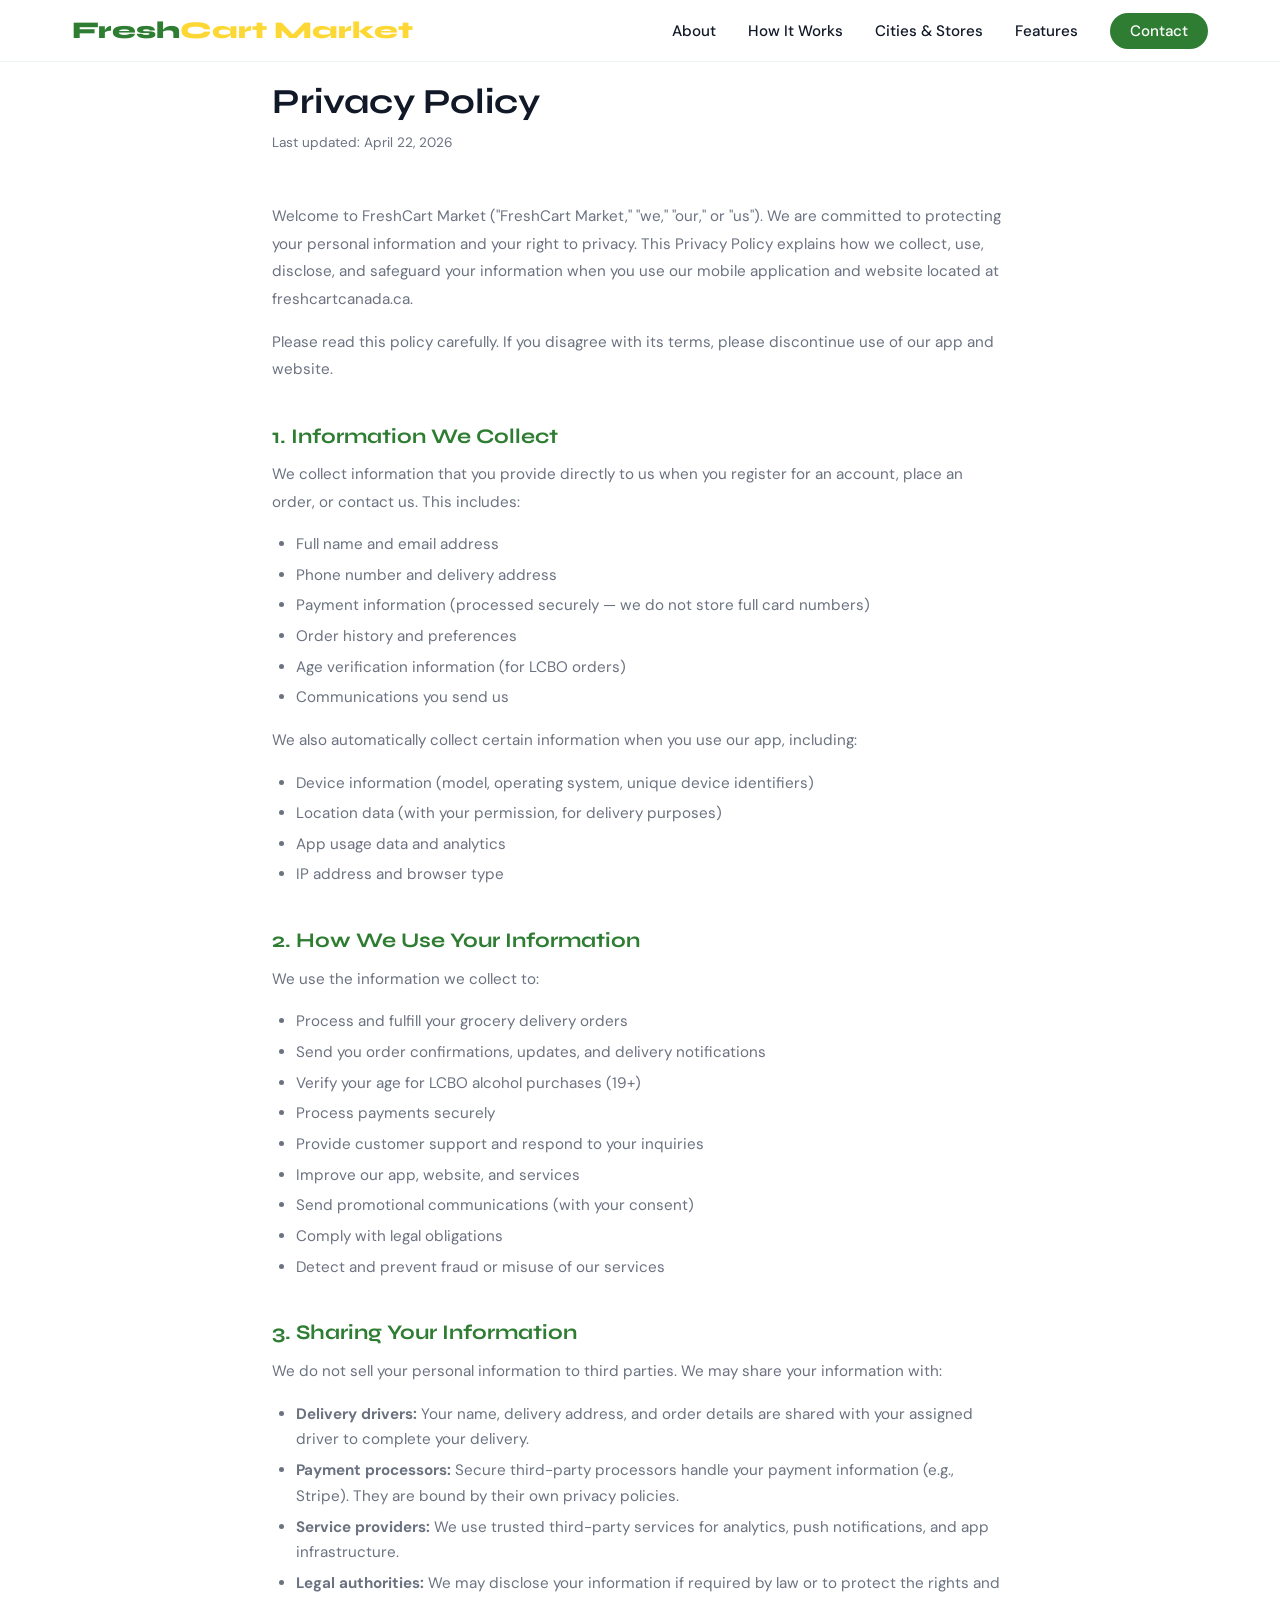
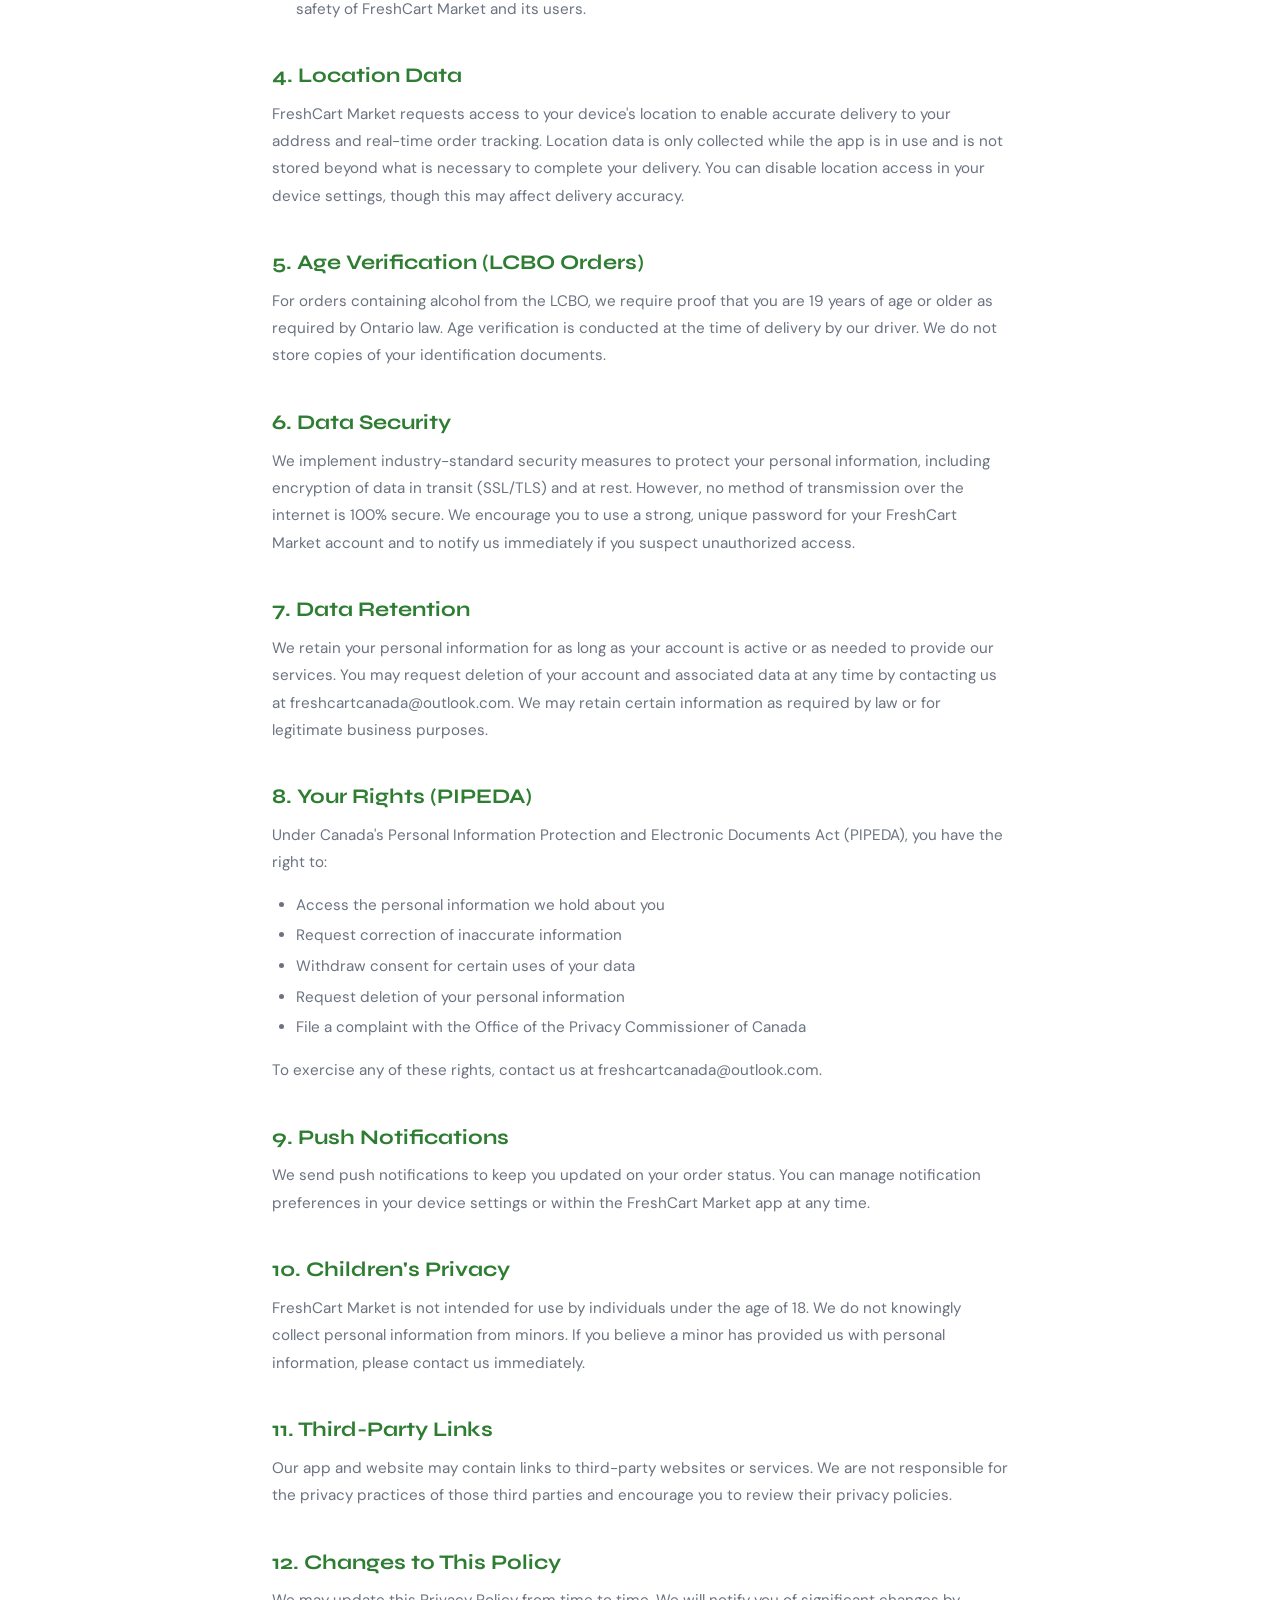
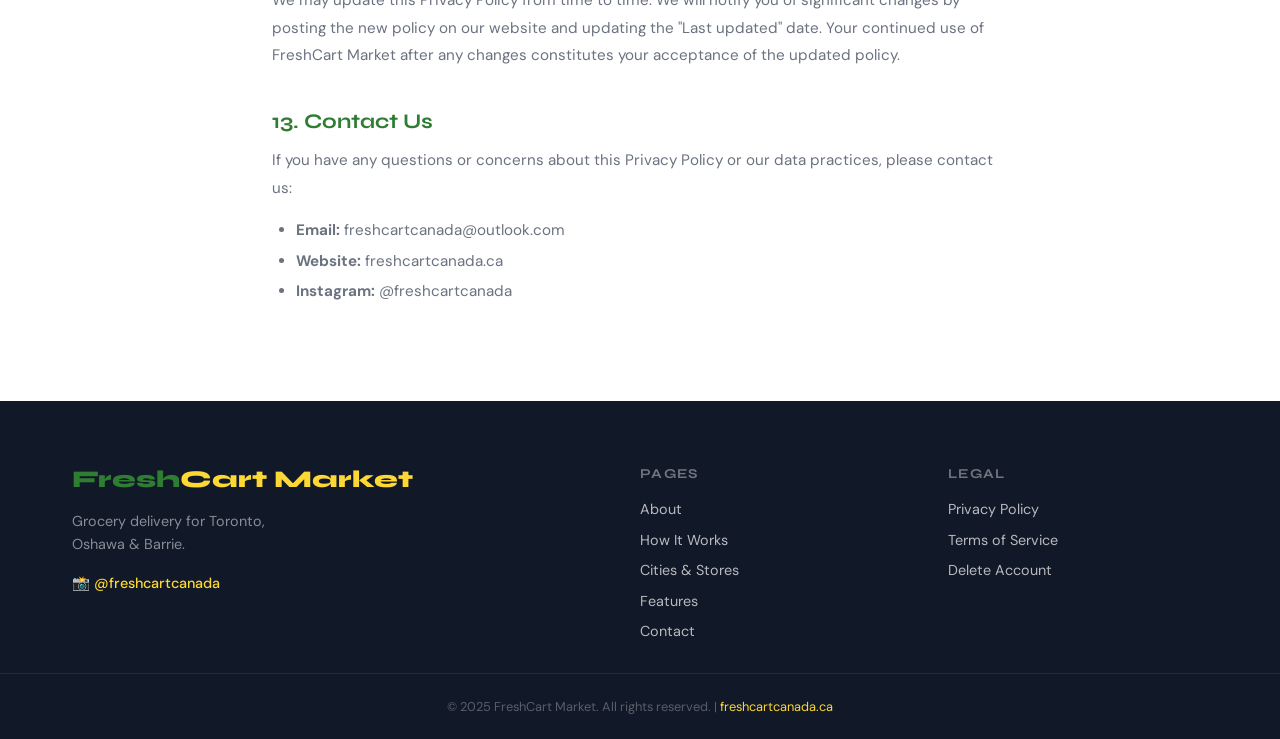
<file: pages/privacy.html>
<!DOCTYPE html>
<html lang="en">
<head>
  <meta charset="UTF-8" />
  <meta name="viewport" content="width=device-width, initial-scale=1.0" />
  <title>Privacy Policy – FreshCart Market</title>
  <meta name="description" content="FreshCart Market's Privacy Policy — how we collect, use, and protect your personal information." />
  <link rel="icon" type="image/x-icon" href="../favicon.ico" />
  <link rel="icon" type="image/png" sizes="32x32" href="../favicon.png" />
  <link rel="apple-touch-icon" sizes="180x180" href="../apple-touch-icon.png" />
  <link rel="icon" type="image/png" sizes="192x192" href="../favicon-192.png" />
  <link rel="stylesheet" href="../css/style.css" />
  <link rel="preconnect" href="https://fonts.googleapis.com" />
  <link rel="preconnect" href="https://fonts.gstatic.com" crossorigin />
  <link href="https://fonts.googleapis.com/css2?family=Syne:wght@700;800&family=DM+Sans:opsz,wght@9..40,300;9..40,400;9..40,500&display=swap" rel="stylesheet" />
</head>
<body>

  <!-- NAVBAR -->
  <nav class="nav" id="nav">
    <div class="nav__inner">
      <a href="../index.html" class="nav__logo">Fresh<span>Cart Market</span></a>
      <button class="nav__burger" id="burger" aria-label="Toggle menu">
        <span></span><span></span><span></span>
      </button>
      <ul class="nav__links" id="navLinks">
        <li><a href="about.html">About</a></li>
        <li><a href="how-it-works.html">How It Works</a></li>
        <li><a href="cities.html">Cities &amp; Stores</a></li>
        <li><a href="features.html">Features</a></li>
        <li><a href="contact.html" class="nav__cta">Contact</a></li>
      </ul>
    </div>
  </nav>

  <!-- LEGAL CONTENT -->
  <div class="legal-content">
    <h1>Privacy Policy</h1>
    <p class="last-updated">Last updated: April 22, 2026</p>

    <p>Welcome to FreshCart Market ("FreshCart Market," "we," "our," or "us"). We are committed to protecting your personal information and your right to privacy. This Privacy Policy explains how we collect, use, disclose, and safeguard your information when you use our mobile application and website located at freshcartcanada.ca.</p>

    <p>Please read this policy carefully. If you disagree with its terms, please discontinue use of our app and website.</p>

    <h2>1. Information We Collect</h2>
    <p>We collect information that you provide directly to us when you register for an account, place an order, or contact us. This includes:</p>
    <ul>
      <li>Full name and email address</li>
      <li>Phone number and delivery address</li>
      <li>Payment information (processed securely — we do not store full card numbers)</li>
      <li>Order history and preferences</li>
      <li>Age verification information (for LCBO orders)</li>
      <li>Communications you send us</li>
    </ul>

    <p>We also automatically collect certain information when you use our app, including:</p>
    <ul>
      <li>Device information (model, operating system, unique device identifiers)</li>
      <li>Location data (with your permission, for delivery purposes)</li>
      <li>App usage data and analytics</li>
      <li>IP address and browser type</li>
    </ul>

    <h2>2. How We Use Your Information</h2>
    <p>We use the information we collect to:</p>
    <ul>
      <li>Process and fulfill your grocery delivery orders</li>
      <li>Send you order confirmations, updates, and delivery notifications</li>
      <li>Verify your age for LCBO alcohol purchases (19+)</li>
      <li>Process payments securely</li>
      <li>Provide customer support and respond to your inquiries</li>
      <li>Improve our app, website, and services</li>
      <li>Send promotional communications (with your consent)</li>
      <li>Comply with legal obligations</li>
      <li>Detect and prevent fraud or misuse of our services</li>
    </ul>

    <h2>3. Sharing Your Information</h2>
    <p>We do not sell your personal information to third parties. We may share your information with:</p>
    <ul>
      <li><strong>Delivery drivers:</strong> Your name, delivery address, and order details are shared with your assigned driver to complete your delivery.</li>
      <li><strong>Payment processors:</strong> Secure third-party processors handle your payment information (e.g., Stripe). They are bound by their own privacy policies.</li>
      <li><strong>Service providers:</strong> We use trusted third-party services for analytics, push notifications, and app infrastructure.</li>
      <li><strong>Legal authorities:</strong> We may disclose your information if required by law or to protect the rights and safety of FreshCart Market and its users.</li>
    </ul>

    <h2>4. Location Data</h2>
    <p>FreshCart Market requests access to your device's location to enable accurate delivery to your address and real-time order tracking. Location data is only collected while the app is in use and is not stored beyond what is necessary to complete your delivery. You can disable location access in your device settings, though this may affect delivery accuracy.</p>

    <h2>5. Age Verification (LCBO Orders)</h2>
    <p>For orders containing alcohol from the LCBO, we require proof that you are 19 years of age or older as required by Ontario law. Age verification is conducted at the time of delivery by our driver. We do not store copies of your identification documents.</p>

    <h2>6. Data Security</h2>
    <p>We implement industry-standard security measures to protect your personal information, including encryption of data in transit (SSL/TLS) and at rest. However, no method of transmission over the internet is 100% secure. We encourage you to use a strong, unique password for your FreshCart Market account and to notify us immediately if you suspect unauthorized access.</p>

    <h2>7. Data Retention</h2>
    <p>We retain your personal information for as long as your account is active or as needed to provide our services. You may request deletion of your account and associated data at any time by contacting us at freshcartcanada@outlook.com. We may retain certain information as required by law or for legitimate business purposes.</p>

    <h2>8. Your Rights (PIPEDA)</h2>
    <p>Under Canada's Personal Information Protection and Electronic Documents Act (PIPEDA), you have the right to:</p>
    <ul>
      <li>Access the personal information we hold about you</li>
      <li>Request correction of inaccurate information</li>
      <li>Withdraw consent for certain uses of your data</li>
      <li>Request deletion of your personal information</li>
      <li>File a complaint with the Office of the Privacy Commissioner of Canada</li>
    </ul>
    <p>To exercise any of these rights, contact us at freshcartcanada@outlook.com.</p>

    <h2>9. Push Notifications</h2>
    <p>We send push notifications to keep you updated on your order status. You can manage notification preferences in your device settings or within the FreshCart Market app at any time.</p>

    <h2>10. Children's Privacy</h2>
    <p>FreshCart Market is not intended for use by individuals under the age of 18. We do not knowingly collect personal information from minors. If you believe a minor has provided us with personal information, please contact us immediately.</p>

    <h2>11. Third-Party Links</h2>
    <p>Our app and website may contain links to third-party websites or services. We are not responsible for the privacy practices of those third parties and encourage you to review their privacy policies.</p>

    <h2>12. Changes to This Policy</h2>
    <p>We may update this Privacy Policy from time to time. We will notify you of significant changes by posting the new policy on our website and updating the "Last updated" date. Your continued use of FreshCart Market after any changes constitutes your acceptance of the updated policy.</p>

    <h2>13. Contact Us</h2>
    <p>If you have any questions or concerns about this Privacy Policy or our data practices, please contact us:</p>
    <ul>
      <li><strong>Email:</strong> freshcartcanada@outlook.com</li>
      <li><strong>Website:</strong> freshcartcanada.ca</li>
      <li><strong>Instagram:</strong> @freshcartcanada</li>
    </ul>
  </div>

  <!-- FOOTER -->
  <footer class="footer">
    <div class="footer__inner">
      <div class="footer__brand">
        <a href="../index.html" class="nav__logo">Fresh<span>Cart Market</span></a>
        <p>Grocery delivery for Toronto,<br/>Oshawa &amp; Barrie.</p>
        <a href="https://instagram.com/freshcartcanada" target="_blank" class="footer__insta">📸 @freshcartcanada</a>
      </div>
      <div class="footer__links">
        <h4>Pages</h4>
        <ul>
          <li><a href="about.html">About</a></li>
          <li><a href="how-it-works.html">How It Works</a></li>
          <li><a href="cities.html">Cities &amp; Stores</a></li>
          <li><a href="features.html">Features</a></li>
          <li><a href="contact.html">Contact</a></li>
        </ul>
      </div>
      <div class="footer__links">
        <h4>Legal</h4>
        <ul>
          <li><a href="privacy.html">Privacy Policy</a></li>
          <li><a href="terms.html">Terms of Service</a></li>
          <li><a href="delete-account.html">Delete Account</a></li>
        </ul>
      </div>
    </div>
    <div class="footer__bottom">
      <p>&copy; 2025 FreshCart Market. All rights reserved. | <a href="https://freshcartcanada.ca">freshcartcanada.ca</a></p>
    </div>
  </footer>

  <script src="../js/main.js"></script>

  <!--Start of Tawk.to Script-->
  <script type="text/javascript">
  var Tawk_API=Tawk_API||{}, Tawk_LoadStart=new Date();
  (function(){
  var s1=document.createElement("script"),s0=document.getElementsByTagName("script")[0];
  s1.async=true;
  s1.src='https://embed.tawk.to/69d5e11db7c31c1c33019bed/1jllnen34';
  s1.charset='UTF-8';
  s1.setAttribute('crossorigin','*');
  s0.parentNode.insertBefore(s1,s0);
  })();
  </script>
  <!--End of Tawk.to Script-->

</body>
</html>
</file>
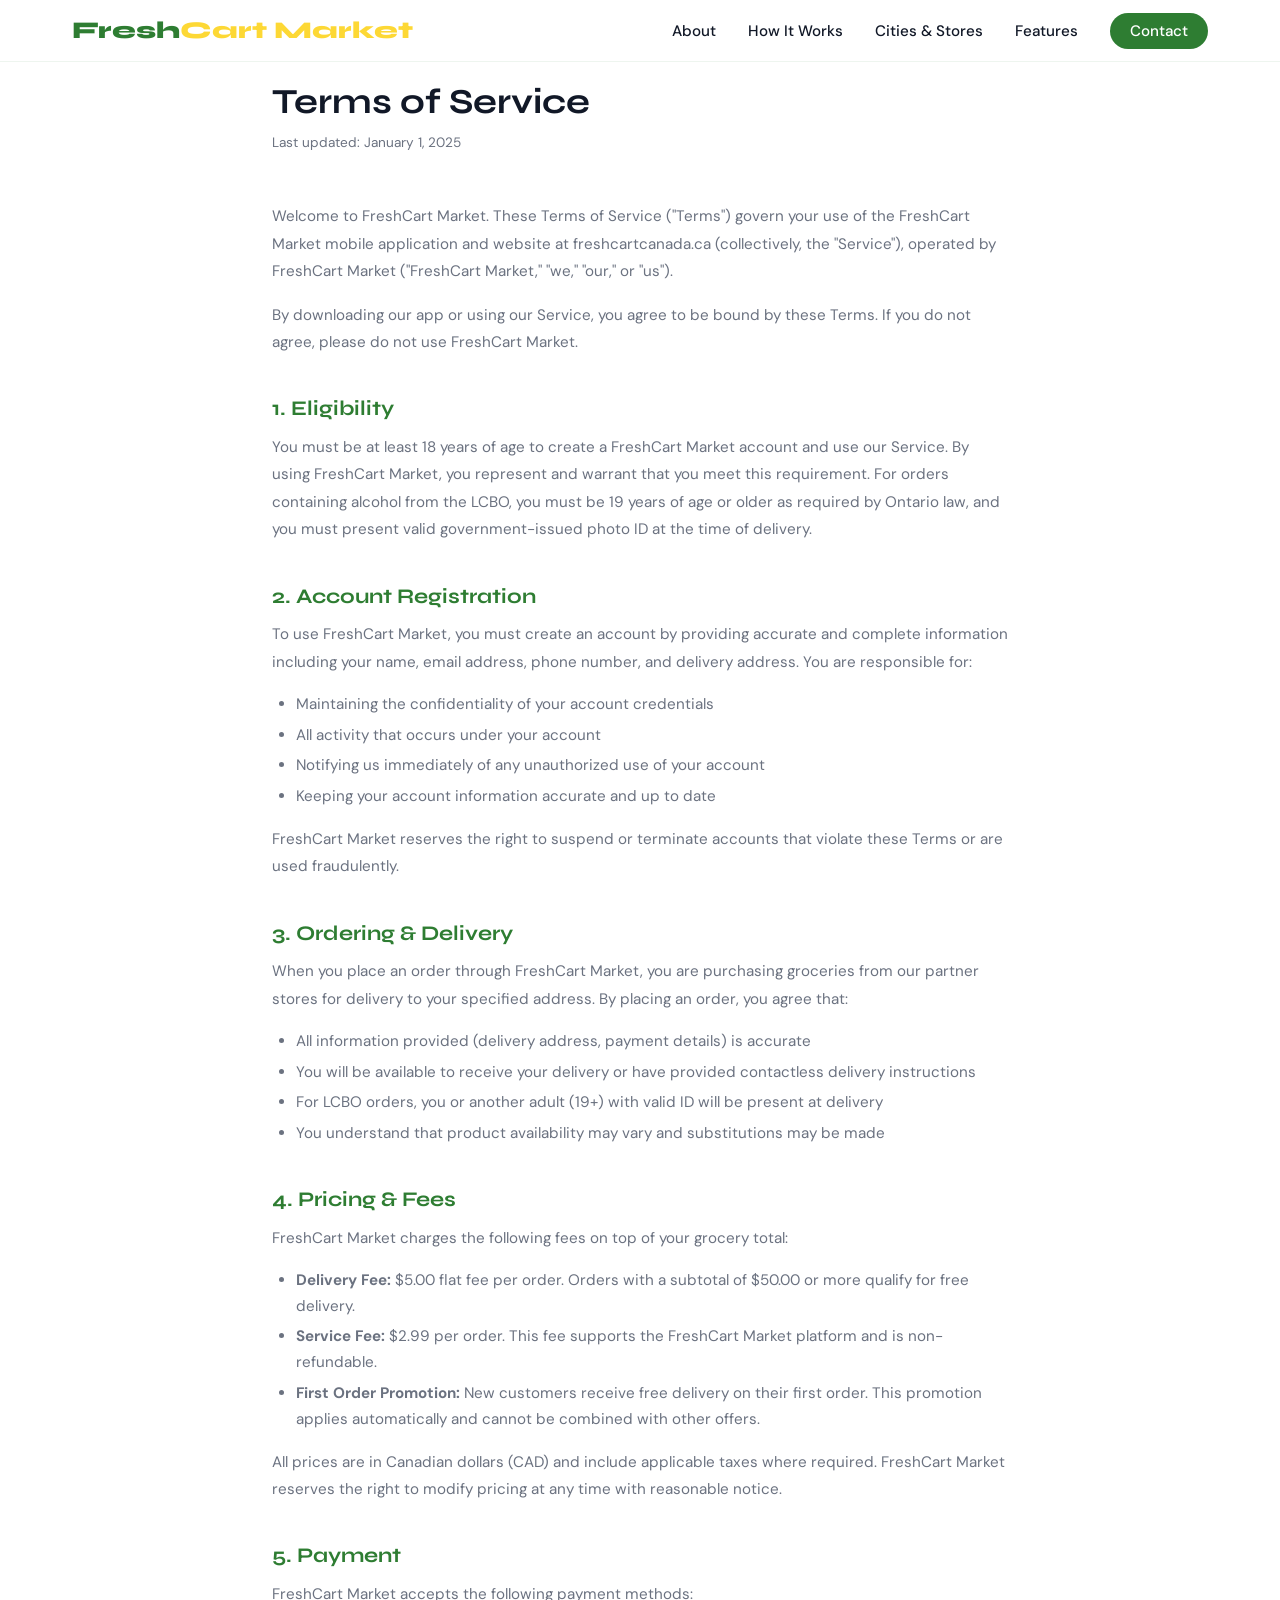
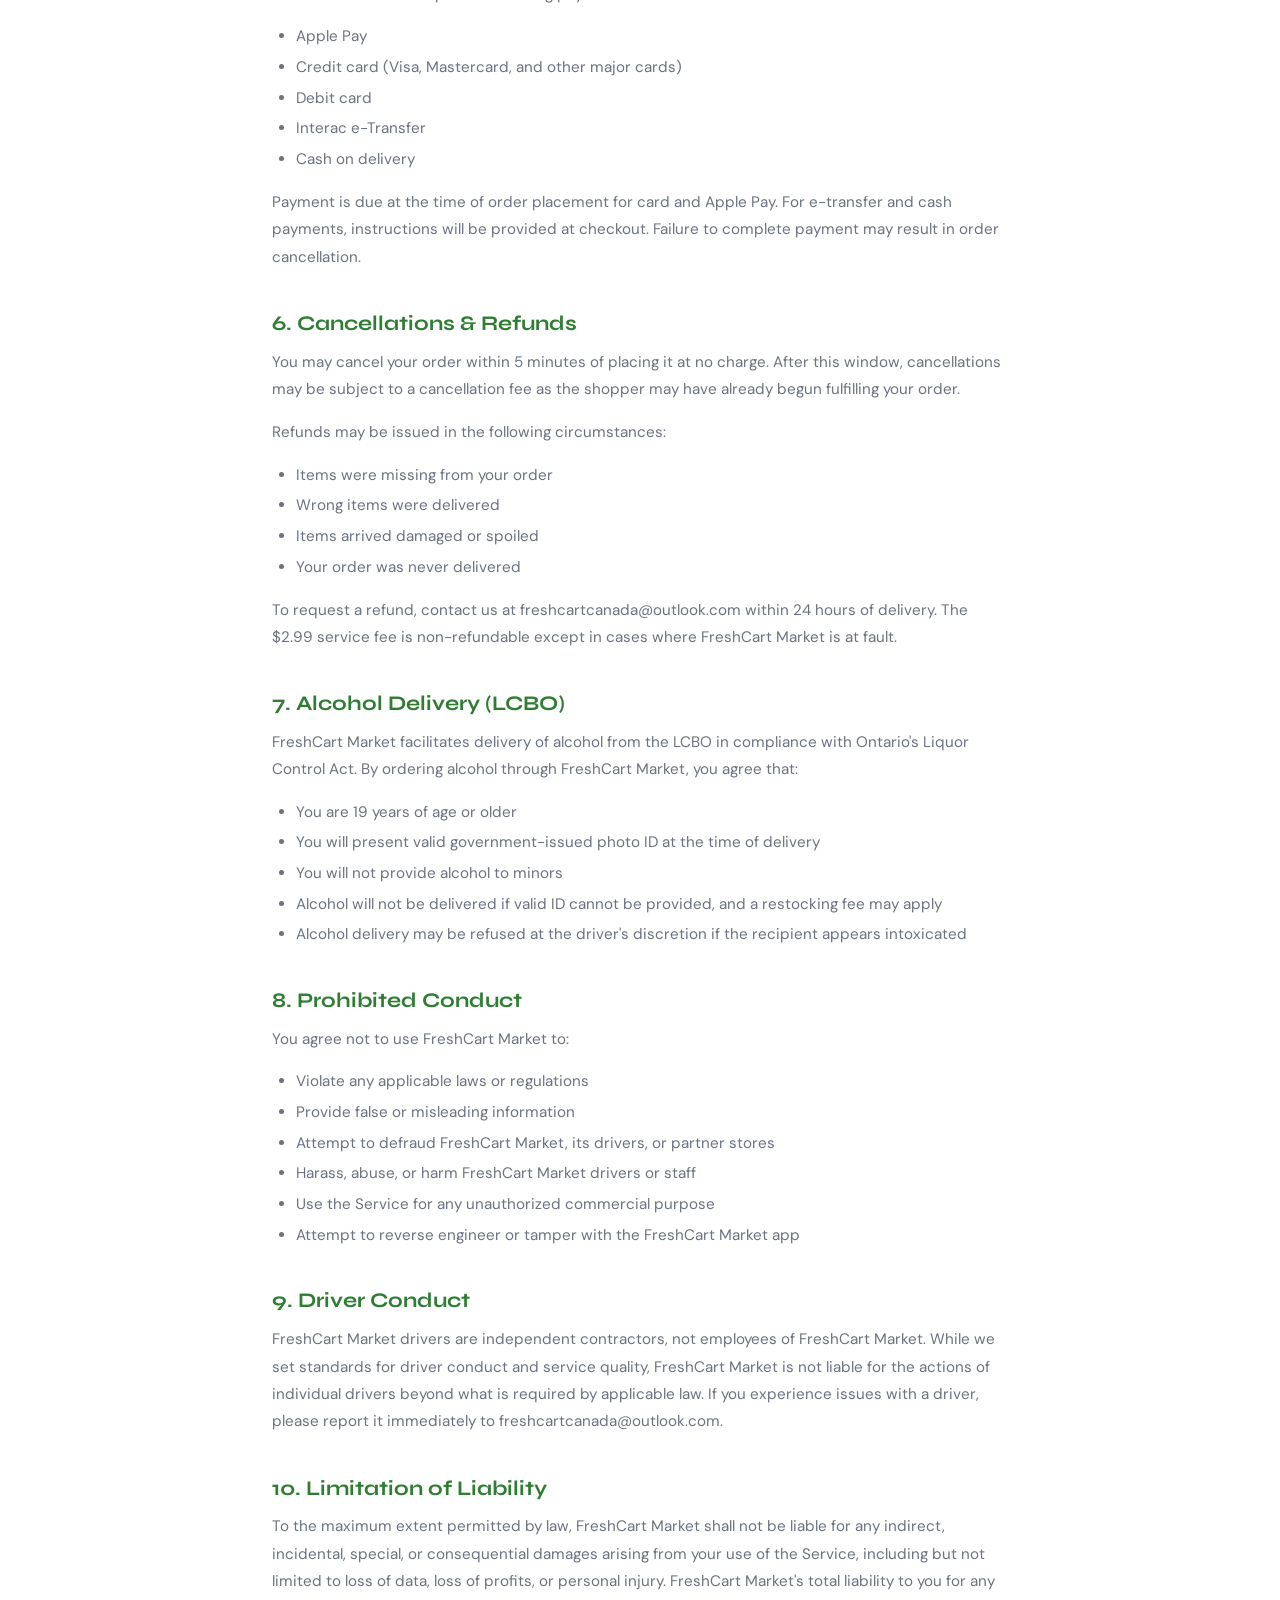
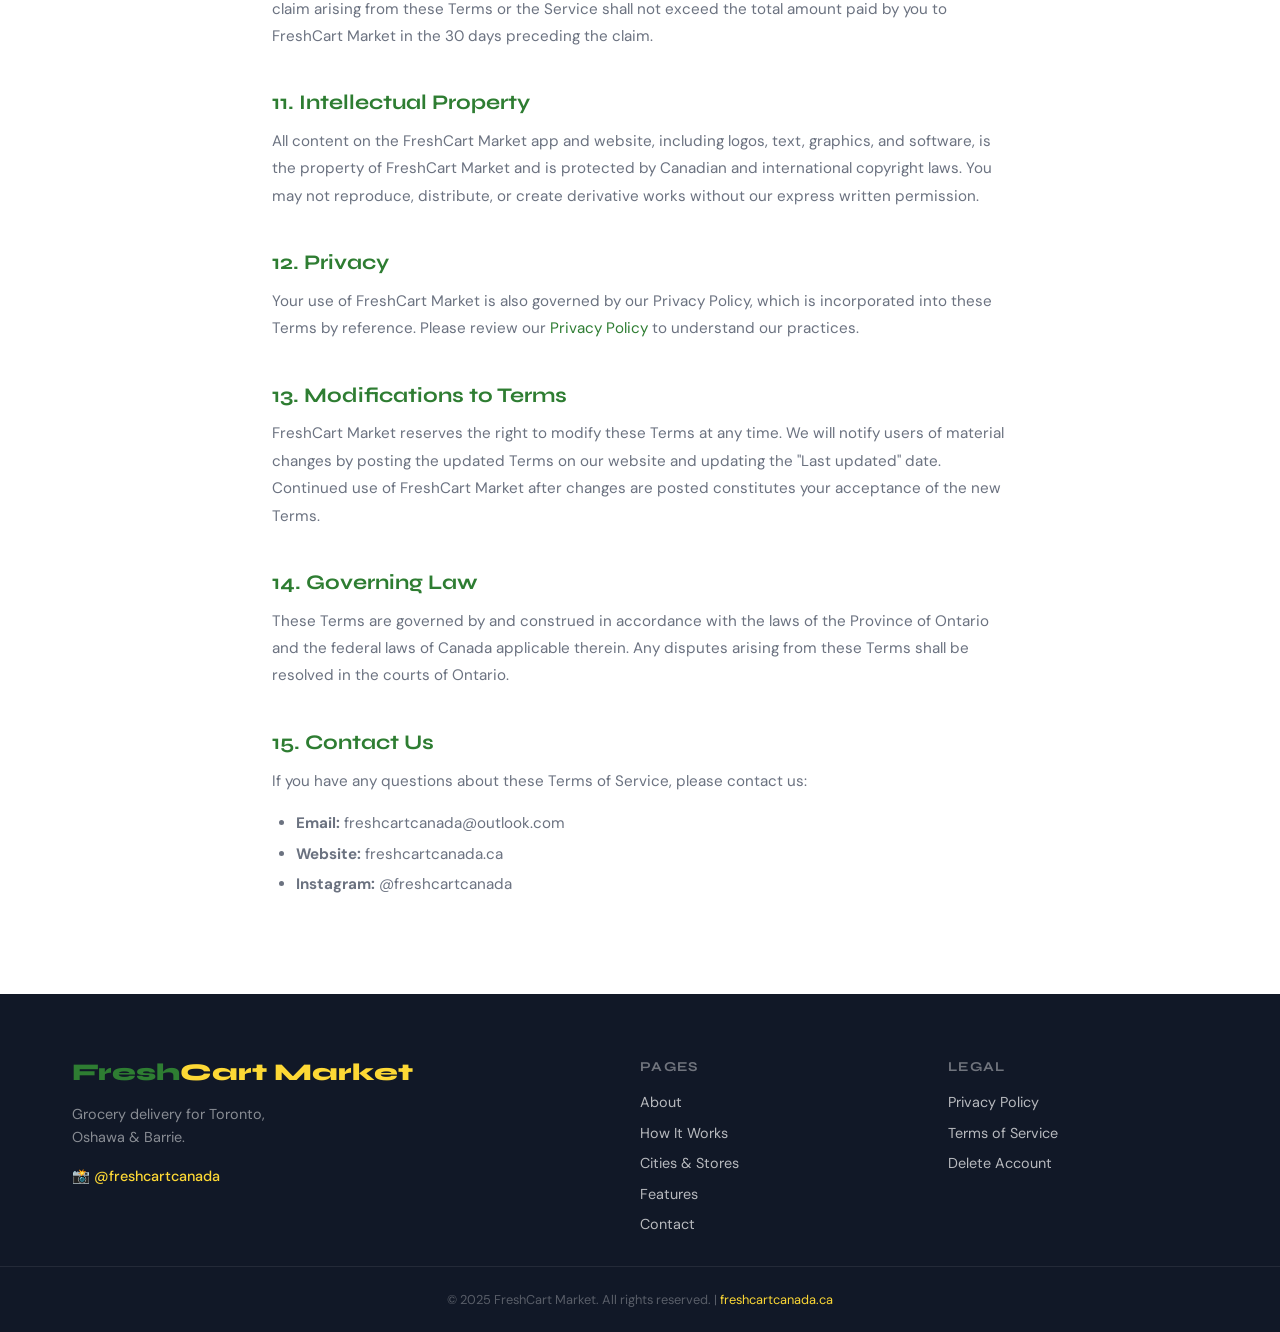
<file: pages/terms.html>
<!DOCTYPE html>
<html lang="en">
<head>
  <meta charset="UTF-8" />
  <meta name="viewport" content="width=device-width, initial-scale=1.0" />
  <title>Terms of Service – FreshCart Market</title>
  <meta name="description" content="FreshCart Market's Terms of Service — the rules and guidelines for using our grocery delivery app and website." />
  <link rel="icon" type="image/x-icon" href="../favicon.ico" />
  <link rel="icon" type="image/png" sizes="32x32" href="../favicon.png" />
  <link rel="apple-touch-icon" sizes="180x180" href="../apple-touch-icon.png" />
  <link rel="icon" type="image/png" sizes="192x192" href="../favicon-192.png" />
  <link rel="stylesheet" href="../css/style.css" />
  <link rel="preconnect" href="https://fonts.googleapis.com" />
  <link rel="preconnect" href="https://fonts.gstatic.com" crossorigin />
  <link href="https://fonts.googleapis.com/css2?family=Syne:wght@700;800&family=DM+Sans:opsz,wght@9..40,300;9..40,400;9..40,500&display=swap" rel="stylesheet" />
</head>
<body>

  <!-- NAVBAR -->
  <nav class="nav" id="nav">
    <div class="nav__inner">
      <a href="../index.html" class="nav__logo">Fresh<span>Cart Market</span></a>
      <button class="nav__burger" id="burger" aria-label="Toggle menu">
        <span></span><span></span><span></span>
      </button>
      <ul class="nav__links" id="navLinks">
        <li><a href="about.html">About</a></li>
        <li><a href="how-it-works.html">How It Works</a></li>
        <li><a href="cities.html">Cities &amp; Stores</a></li>
        <li><a href="features.html">Features</a></li>
        <li><a href="contact.html" class="nav__cta">Contact</a></li>
      </ul>
    </div>
  </nav>

  <!-- LEGAL CONTENT -->
  <div class="legal-content">
    <h1>Terms of Service</h1>
    <p class="last-updated">Last updated: January 1, 2025</p>

    <p>Welcome to FreshCart Market. These Terms of Service ("Terms") govern your use of the FreshCart Market mobile application and website at freshcartcanada.ca (collectively, the "Service"), operated by FreshCart Market ("FreshCart Market," "we," "our," or "us").</p>

    <p>By downloading our app or using our Service, you agree to be bound by these Terms. If you do not agree, please do not use FreshCart Market.</p>

    <h2>1. Eligibility</h2>
    <p>You must be at least 18 years of age to create a FreshCart Market account and use our Service. By using FreshCart Market, you represent and warrant that you meet this requirement. For orders containing alcohol from the LCBO, you must be 19 years of age or older as required by Ontario law, and you must present valid government-issued photo ID at the time of delivery.</p>

    <h2>2. Account Registration</h2>
    <p>To use FreshCart Market, you must create an account by providing accurate and complete information including your name, email address, phone number, and delivery address. You are responsible for:</p>
    <ul>
      <li>Maintaining the confidentiality of your account credentials</li>
      <li>All activity that occurs under your account</li>
      <li>Notifying us immediately of any unauthorized use of your account</li>
      <li>Keeping your account information accurate and up to date</li>
    </ul>
    <p>FreshCart Market reserves the right to suspend or terminate accounts that violate these Terms or are used fraudulently.</p>

    <h2>3. Ordering & Delivery</h2>
    <p>When you place an order through FreshCart Market, you are purchasing groceries from our partner stores for delivery to your specified address. By placing an order, you agree that:</p>
    <ul>
      <li>All information provided (delivery address, payment details) is accurate</li>
      <li>You will be available to receive your delivery or have provided contactless delivery instructions</li>
      <li>For LCBO orders, you or another adult (19+) with valid ID will be present at delivery</li>
      <li>You understand that product availability may vary and substitutions may be made</li>
    </ul>

    <h2>4. Pricing & Fees</h2>
    <p>FreshCart Market charges the following fees on top of your grocery total:</p>
    <ul>
      <li><strong>Delivery Fee:</strong> $5.00 flat fee per order. Orders with a subtotal of $50.00 or more qualify for free delivery.</li>
      <li><strong>Service Fee:</strong> $2.99 per order. This fee supports the FreshCart Market platform and is non-refundable.</li>
      <li><strong>First Order Promotion:</strong> New customers receive free delivery on their first order. This promotion applies automatically and cannot be combined with other offers.</li>
    </ul>
    <p>All prices are in Canadian dollars (CAD) and include applicable taxes where required. FreshCart Market reserves the right to modify pricing at any time with reasonable notice.</p>

    <h2>5. Payment</h2>
    <p>FreshCart Market accepts the following payment methods:</p>
    <ul>
      <li>Apple Pay</li>
      <li>Credit card (Visa, Mastercard, and other major cards)</li>
      <li>Debit card</li>
      <li>Interac e-Transfer</li>
      <li>Cash on delivery</li>
    </ul>
    <p>Payment is due at the time of order placement for card and Apple Pay. For e-transfer and cash payments, instructions will be provided at checkout. Failure to complete payment may result in order cancellation.</p>

    <h2>6. Cancellations & Refunds</h2>
    <p>You may cancel your order within 5 minutes of placing it at no charge. After this window, cancellations may be subject to a cancellation fee as the shopper may have already begun fulfilling your order.</p>
    <p>Refunds may be issued in the following circumstances:</p>
    <ul>
      <li>Items were missing from your order</li>
      <li>Wrong items were delivered</li>
      <li>Items arrived damaged or spoiled</li>
      <li>Your order was never delivered</li>
    </ul>
    <p>To request a refund, contact us at freshcartcanada@outlook.com within 24 hours of delivery. The $2.99 service fee is non-refundable except in cases where FreshCart Market is at fault.</p>

    <h2>7. Alcohol Delivery (LCBO)</h2>
    <p>FreshCart Market facilitates delivery of alcohol from the LCBO in compliance with Ontario's Liquor Control Act. By ordering alcohol through FreshCart Market, you agree that:</p>
    <ul>
      <li>You are 19 years of age or older</li>
      <li>You will present valid government-issued photo ID at the time of delivery</li>
      <li>You will not provide alcohol to minors</li>
      <li>Alcohol will not be delivered if valid ID cannot be provided, and a restocking fee may apply</li>
      <li>Alcohol delivery may be refused at the driver's discretion if the recipient appears intoxicated</li>
    </ul>

    <h2>8. Prohibited Conduct</h2>
    <p>You agree not to use FreshCart Market to:</p>
    <ul>
      <li>Violate any applicable laws or regulations</li>
      <li>Provide false or misleading information</li>
      <li>Attempt to defraud FreshCart Market, its drivers, or partner stores</li>
      <li>Harass, abuse, or harm FreshCart Market drivers or staff</li>
      <li>Use the Service for any unauthorized commercial purpose</li>
      <li>Attempt to reverse engineer or tamper with the FreshCart Market app</li>
    </ul>

    <h2>9. Driver Conduct</h2>
    <p>FreshCart Market drivers are independent contractors, not employees of FreshCart Market. While we set standards for driver conduct and service quality, FreshCart Market is not liable for the actions of individual drivers beyond what is required by applicable law. If you experience issues with a driver, please report it immediately to freshcartcanada@outlook.com.</p>

    <h2>10. Limitation of Liability</h2>
    <p>To the maximum extent permitted by law, FreshCart Market shall not be liable for any indirect, incidental, special, or consequential damages arising from your use of the Service, including but not limited to loss of data, loss of profits, or personal injury. FreshCart Market's total liability to you for any claim arising from these Terms or the Service shall not exceed the total amount paid by you to FreshCart Market in the 30 days preceding the claim.</p>

    <h2>11. Intellectual Property</h2>
    <p>All content on the FreshCart Market app and website, including logos, text, graphics, and software, is the property of FreshCart Market and is protected by Canadian and international copyright laws. You may not reproduce, distribute, or create derivative works without our express written permission.</p>

    <h2>12. Privacy</h2>
    <p>Your use of FreshCart Market is also governed by our Privacy Policy, which is incorporated into these Terms by reference. Please review our <a href="privacy.html" style="color:var(--green);">Privacy Policy</a> to understand our practices.</p>

    <h2>13. Modifications to Terms</h2>
    <p>FreshCart Market reserves the right to modify these Terms at any time. We will notify users of material changes by posting the updated Terms on our website and updating the "Last updated" date. Continued use of FreshCart Market after changes are posted constitutes your acceptance of the new Terms.</p>

    <h2>14. Governing Law</h2>
    <p>These Terms are governed by and construed in accordance with the laws of the Province of Ontario and the federal laws of Canada applicable therein. Any disputes arising from these Terms shall be resolved in the courts of Ontario.</p>

    <h2>15. Contact Us</h2>
    <p>If you have any questions about these Terms of Service, please contact us:</p>
    <ul>
      <li><strong>Email:</strong> freshcartcanada@outlook.com</li>
      <li><strong>Website:</strong> freshcartcanada.ca</li>
      <li><strong>Instagram:</strong> @freshcartcanada</li>
    </ul>
  </div>

  <!-- FOOTER -->
  <footer class="footer">
    <div class="footer__inner">
      <div class="footer__brand">
        <a href="../index.html" class="nav__logo">Fresh<span>Cart Market</span></a>
        <p>Grocery delivery for Toronto,<br/>Oshawa &amp; Barrie.</p>
        <a href="https://instagram.com/freshcartcanada" target="_blank" class="footer__insta">📸 @freshcartcanada</a>
      </div>
      <div class="footer__links">
        <h4>Pages</h4>
        <ul>
          <li><a href="about.html">About</a></li>
          <li><a href="how-it-works.html">How It Works</a></li>
          <li><a href="cities.html">Cities &amp; Stores</a></li>
          <li><a href="features.html">Features</a></li>
          <li><a href="contact.html">Contact</a></li>
        </ul>
      </div>
      <div class="footer__links">
        <h4>Legal</h4>
        <ul>
          <li><a href="privacy.html">Privacy Policy</a></li>
          <li><a href="terms.html">Terms of Service</a></li>
          <li><a href="delete-account.html">Delete Account</a></li>
        </ul>
      </div>
    </div>
    <div class="footer__bottom">
      <p>&copy; 2025 FreshCart Market. All rights reserved. | <a href="https://freshcartcanada.ca">freshcartcanada.ca</a></p>
    </div>
  </footer>

  <script src="../js/main.js"></script>

  <!--Start of Tawk.to Script-->
  <script type="text/javascript">
  var Tawk_API=Tawk_API||{}, Tawk_LoadStart=new Date();
  (function(){
  var s1=document.createElement("script"),s0=document.getElementsByTagName("script")[0];
  s1.async=true;
  s1.src='https://embed.tawk.to/69d5e11db7c31c1c33019bed/1jllnen34';
  s1.charset='UTF-8';
  s1.setAttribute('crossorigin','*');
  s0.parentNode.insertBefore(s1,s0);
  })();
  </script>
  <!--End of Tawk.to Script-->

</body>
</html>
</file>
<file: css/style.css>
/* ===========================
   FRESHCART — style.css
=========================== */

*, *::before, *::after { box-sizing: border-box; margin: 0; padding: 0; }

:root {
  --green: #2E7D32;
  --green-light: #43A047;
  --green-dark: #1B5E20;
  --yellow: #FDD835;
  --yellow-dark: #F9A825;
  --white: #ffffff;
  --off-white: #F8FAF8;
  --gray: #6B7280;
  --gray-light: #F3F4F6;
  --dark: #111827;
  --radius: 16px;
  --shadow: 0 4px 24px rgba(46,125,50,0.10);
  --shadow-lg: 0 8px 40px rgba(46,125,50,0.15);
}

html { scroll-behavior: smooth; }

body {
  font-family: 'DM Sans', sans-serif;
  color: var(--dark);
  background: var(--white);
  overflow-x: hidden;
}

h1, h2, h3, h4 { font-family: 'Syne', sans-serif; }
em { font-style: normal; color: var(--green); }
a { text-decoration: none; color: inherit; }
ul { list-style: none; }
img { max-width: 100%; }

/* ===== BUTTONS ===== */
.btn {
  display: inline-block;
  padding: 0.85rem 2rem;
  border-radius: 50px;
  font-family: 'DM Sans', sans-serif;
  font-weight: 500;
  font-size: 1rem;
  cursor: pointer;
  transition: all 0.2s ease;
  border: 2px solid transparent;
}
.btn--primary {
  background: var(--green);
  color: var(--white);
  border-color: var(--green);
}
.btn--primary:hover {
  background: var(--green-dark);
  border-color: var(--green-dark);
  transform: translateY(-2px);
  box-shadow: var(--shadow);
}
.btn--ghost {
  background: transparent;
  color: var(--green);
  border-color: var(--green);
}
.btn--ghost:hover {
  background: var(--green);
  color: var(--white);
  transform: translateY(-2px);
}
.btn--yellow {
  background: var(--yellow);
  color: var(--dark);
  border-color: var(--yellow);
  font-weight: 700;
}
.btn--yellow:hover {
  background: var(--yellow-dark);
  border-color: var(--yellow-dark);
  transform: translateY(-2px);
}

/* ===== NAVBAR ===== */
.nav {
  position: fixed;
  top: 0; left: 0; right: 0;
  z-index: 1000;
  background: rgba(255,255,255,0.95);
  backdrop-filter: blur(12px);
  border-bottom: 1px solid rgba(46,125,50,0.08);
  transition: box-shadow 0.3s;
}
.nav.scrolled { box-shadow: var(--shadow); }
.nav__inner {
  max-width: 1200px;
  margin: 0 auto;
  padding: 1rem 2rem;
  display: flex;
  align-items: center;
  justify-content: space-between;
}
.nav__logo {
  font-family: 'Syne', sans-serif;
  font-size: 1.5rem;
  font-weight: 800;
  color: var(--green);
}
.nav__logo span { color: var(--yellow); }
.nav__links {
  display: flex;
  align-items: center;
  gap: 2rem;
}
.nav__links a {
  font-size: 0.95rem;
  font-weight: 500;
  color: var(--dark);
  transition: color 0.2s;
}
.nav__links a:hover { color: var(--green); }
.nav__cta {
  background: var(--green);
  color: var(--white) !important;
  padding: 0.5rem 1.25rem;
  border-radius: 50px;
}
.nav__cta:hover { background: var(--green-dark) !important; }
.nav__burger {
  display: none;
  flex-direction: column;
  gap: 5px;
  background: none;
  border: none;
  cursor: pointer;
  padding: 4px;
}
.nav__burger span {
  display: block;
  width: 24px;
  height: 2px;
  background: var(--dark);
  border-radius: 2px;
  transition: all 0.3s;
}

/* ===== HERO ===== */
.hero {
  min-height: 100vh;
  display: flex;
  align-items: center;
  padding: 8rem 2rem 4rem;
  max-width: 1200px;
  margin: 0 auto;
  gap: 4rem;
  position: relative;
}
.hero__bg {
  position: fixed;
  inset: 0;
  z-index: -1;
  overflow: hidden;
}
.blob {
  position: absolute;
  border-radius: 50%;
  filter: blur(80px);
  opacity: 0.15;
}
.blob--1 {
  width: 600px; height: 600px;
  background: var(--green);
  top: -200px; right: -100px;
}
.blob--2 {
  width: 400px; height: 400px;
  background: var(--yellow);
  bottom: -100px; left: -100px;
}
.blob--3 {
  width: 300px; height: 300px;
  background: var(--green-light);
  top: 50%; left: 40%;
}
.hero__content { flex: 1; }
.hero__badge {
  display: inline-block;
  background: rgba(46,125,50,0.1);
  color: var(--green);
  padding: 0.4rem 1rem;
  border-radius: 50px;
  font-size: 0.85rem;
  font-weight: 500;
  margin-bottom: 1.5rem;
}
.hero__title {
  font-size: clamp(3rem, 6vw, 5rem);
  font-weight: 800;
  line-height: 1.05;
  margin-bottom: 1.5rem;
  color: var(--dark);
}
.hero__sub {
  font-size: 1.1rem;
  color: var(--gray);
  line-height: 1.7;
  max-width: 480px;
  margin-bottom: 2rem;
}
.hero__actions {
  display: flex;
  gap: 1rem;
  flex-wrap: wrap;
  margin-bottom: 1.5rem;
}
.hero__promo { margin-top: 0.5rem; }
.promo-tag {
  background: var(--yellow);
  color: var(--dark);
  padding: 0.4rem 1rem;
  border-radius: 50px;
  font-size: 0.85rem;
  font-weight: 600;
}
.hero__visual { flex: 1; display: flex; justify-content: center; }

/* ===== PHONE MOCKUP ===== */
.phone-mockup {
  width: 280px;
  background: var(--dark);
  border-radius: 40px;
  padding: 12px;
  box-shadow: 0 30px 80px rgba(0,0,0,0.25);
  animation: float 4s ease-in-out infinite;
}
@keyframes float {
  0%, 100% { transform: translateY(0); }
  50% { transform: translateY(-12px); }
}
.phone-screen {
  background: var(--off-white);
  border-radius: 30px;
  padding: 1.2rem;
  overflow: hidden;
}
.phone-greeting { font-family: 'Syne', sans-serif; font-size: 1rem; font-weight: 700; }
.phone-sub { font-size: 0.72rem; color: var(--gray); margin-bottom: 0.8rem; }
.store-chips {
  display: flex;
  gap: 0.4rem;
  flex-wrap: wrap;
  margin-bottom: 0.8rem;
}
.chip {
  background: var(--white);
  border: 1px solid #e5e7eb;
  padding: 0.2rem 0.6rem;
  border-radius: 50px;
  font-size: 0.65rem;
  font-weight: 500;
}
.chip--active {
  background: var(--green);
  color: var(--white);
  border-color: var(--green);
}
.product-cards {
  display: grid;
  grid-template-columns: 1fr 1fr;
  gap: 0.5rem;
  margin-bottom: 0.8rem;
}
.p-card {
  background: var(--white);
  border-radius: 12px;
  padding: 0.6rem;
  text-align: center;
}
.p-card__emoji { font-size: 1.4rem; }
.p-card__name { font-size: 0.6rem; color: var(--gray); margin: 0.2rem 0; }
.p-card__price { font-size: 0.75rem; font-weight: 700; color: var(--green); }
.phone-track {
  background: var(--white);
  border-radius: 12px;
  padding: 0.6rem;
  display: flex;
  align-items: center;
  gap: 0.6rem;
}
.track-icon { font-size: 1.2rem; }
.track-title { font-size: 0.65rem; font-weight: 600; margin-bottom: 0.3rem; }
.track-bar {
  height: 4px;
  background: #e5e7eb;
  border-radius: 2px;
  overflow: hidden;
}
.track-fill {
  height: 100%;
  width: 70%;
  background: var(--green);
  border-radius: 2px;
  animation: progress 2s ease-in-out infinite alternate;
}
@keyframes progress {
  from { width: 60%; }
  to { width: 85%; }
}

/* ===== STORES STRIP ===== */
.stores-strip {
  background: var(--green);
  padding: 1.5rem 2rem;
  text-align: center;
}
.stores-strip__label {
  color: rgba(255,255,255,0.7);
  font-size: 0.8rem;
  text-transform: uppercase;
  letter-spacing: 0.1em;
  margin-bottom: 0.8rem;
}
.stores-strip__list {
  display: flex;
  flex-wrap: wrap;
  justify-content: center;
  gap: 1.5rem;
}
.stores-strip__list span {
  color: var(--white);
  font-weight: 500;
  font-size: 0.95rem;
}

/* ===== SECTIONS ===== */
.section-inner {
  max-width: 1200px;
  margin: 0 auto;
  padding: 5rem 2rem;
  text-align: center;
}
.section-label {
  display: inline-block;
  background: rgba(46,125,50,0.1);
  color: var(--green);
  padding: 0.3rem 1rem;
  border-radius: 50px;
  font-size: 0.8rem;
  font-weight: 600;
  text-transform: uppercase;
  letter-spacing: 0.08em;
  margin-bottom: 1rem;
}
.section-title {
  font-size: clamp(2rem, 4vw, 3rem);
  font-weight: 800;
  margin-bottom: 3rem;
  color: var(--dark);
}

/* ===== STEPS ===== */
.steps {
  display: flex;
  align-items: flex-start;
  justify-content: center;
  gap: 1rem;
  flex-wrap: wrap;
}
.step {
  background: var(--off-white);
  border-radius: var(--radius);
  padding: 2rem 1.5rem;
  max-width: 260px;
  text-align: center;
  position: relative;
}
.step__num {
  font-family: 'Syne', sans-serif;
  font-size: 3rem;
  font-weight: 800;
  color: rgba(46,125,50,0.1);
  line-height: 1;
  margin-bottom: 0.5rem;
}
.step__icon { font-size: 2rem; margin-bottom: 0.8rem; }
.step h3 { font-size: 1.1rem; margin-bottom: 0.5rem; color: var(--dark); }
.step p { font-size: 0.9rem; color: var(--gray); line-height: 1.6; }
.step__arrow {
  font-size: 2rem;
  color: var(--green);
  margin-top: 4rem;
  opacity: 0.4;
}

/* ===== PRICING ===== */
.pricing-strip { background: var(--off-white); }
.pricing-cards {
  display: flex;
  gap: 1.5rem;
  justify-content: center;
  flex-wrap: wrap;
}
.pricing-card {
  background: var(--white);
  border-radius: var(--radius);
  padding: 2rem;
  min-width: 220px;
  max-width: 280px;
  box-shadow: var(--shadow);
  text-align: center;
  transition: transform 0.2s;
}
.pricing-card:hover { transform: translateY(-4px); }
.pricing-card--featured {
  background: var(--green);
  color: var(--white);
  transform: scale(1.05);
}
.pricing-card--featured:hover { transform: scale(1.05) translateY(-4px); }
.pricing-card--featured p { color: rgba(255,255,255,0.8); }
.pricing-card__icon { font-size: 2rem; margin-bottom: 0.8rem; }
.pricing-card h3 { font-size: 1.1rem; margin-bottom: 0.5rem; }
.pricing-card__price {
  font-family: 'Syne', sans-serif;
  font-size: 1.8rem;
  font-weight: 800;
  color: var(--green);
  margin-bottom: 0.5rem;
}
.pricing-card--featured .pricing-card__price { color: var(--yellow); }
.pricing-card p { font-size: 0.85rem; color: var(--gray); line-height: 1.5; }

/* ===== FEATURES ===== */
.feat-grid {
  display: grid;
  grid-template-columns: repeat(auto-fit, minmax(260px, 1fr));
  gap: 1.5rem;
  text-align: left;
}
.feat-item {
  background: var(--off-white);
  border-radius: var(--radius);
  padding: 1.8rem;
  transition: transform 0.2s, box-shadow 0.2s;
}
.feat-item:hover {
  transform: translateY(-4px);
  box-shadow: var(--shadow);
}
.feat-item__icon { font-size: 2rem; margin-bottom: 0.8rem; }
.feat-item h4 { font-size: 1rem; margin-bottom: 0.4rem; color: var(--dark); }
.feat-item p { font-size: 0.875rem; color: var(--gray); line-height: 1.6; }

/* ===== CTA BANNER ===== */
.cta-banner {
  background: var(--green-dark);
  color: var(--white);
}
.cta-banner .section-inner { text-align: center; }
.cta-banner h2 { font-size: clamp(1.8rem, 4vw, 2.8rem); color: var(--white); margin-bottom: 0.8rem; }
.cta-banner p { color: rgba(255,255,255,0.8); font-size: 1.05rem; margin-bottom: 2rem; }
.cta-banner__actions { display: flex; gap: 1rem; justify-content: center; flex-wrap: wrap; margin-bottom: 1.5rem; }
.cta-banner__insta { color: rgba(255,255,255,0.6); font-size: 0.9rem; }
.cta-banner__insta a { color: var(--yellow); font-weight: 600; }

/* ===== FOOTER ===== */
.footer { background: var(--dark); color: var(--white); }
.footer__inner {
  max-width: 1200px;
  margin: 0 auto;
  padding: 4rem 2rem 2rem;
  display: grid;
  grid-template-columns: 2fr 1fr 1fr;
  gap: 3rem;
}
.footer__brand p { color: rgba(255,255,255,0.5); font-size: 0.9rem; margin: 1rem 0; line-height: 1.6; }
.footer__insta { color: var(--yellow); font-size: 0.9rem; font-weight: 500; }
.footer__links h4 { font-size: 0.85rem; text-transform: uppercase; letter-spacing: 0.1em; color: rgba(255,255,255,0.4); margin-bottom: 1rem; }
.footer__links ul { display: flex; flex-direction: column; gap: 0.6rem; }
.footer__links a { color: rgba(255,255,255,0.7); font-size: 0.9rem; transition: color 0.2s; }
.footer__links a:hover { color: var(--yellow); }
.footer__bottom {
  border-top: 1px solid rgba(255,255,255,0.08);
  text-align: center;
  padding: 1.5rem 2rem;
  color: rgba(255,255,255,0.3);
  font-size: 0.8rem;
}
.footer__bottom a { color: var(--yellow); }

/* ===== PAGE HERO (inner pages) ===== */
.page-hero {
  background: linear-gradient(135deg, var(--green-dark) 0%, var(--green) 100%);
  color: var(--white);
  padding: 8rem 2rem 4rem;
  text-align: center;
}
.page-hero h1 { font-size: clamp(2rem, 5vw, 3.5rem); color: var(--white); margin-bottom: 1rem; }
.page-hero p { font-size: 1.1rem; color: rgba(255,255,255,0.85); max-width: 600px; margin: 0 auto; }

/* ===== CONTENT SECTIONS ===== */
.content-section { padding: 5rem 2rem; }
.content-section.alt { background: var(--off-white); }
.content-wrap { max-width: 1200px; margin: 0 auto; }
.content-wrap--narrow { max-width: 800px; margin: 0 auto; }
.content-wrap h2 { font-size: 2rem; margin-bottom: 1.5rem; color: var(--dark); }
.content-wrap h3 { font-size: 1.3rem; margin: 2rem 0 0.8rem; color: var(--green); }
.content-wrap p { color: var(--gray); line-height: 1.8; margin-bottom: 1rem; }
.content-wrap ul { list-style: none; display: flex; flex-direction: column; gap: 0.6rem; margin-bottom: 1.5rem; }
.content-wrap ul li { color: var(--gray); padding-left: 1.5rem; position: relative; line-height: 1.6; }
.content-wrap ul li::before { content: "✓"; position: absolute; left: 0; color: var(--green); font-weight: 700; }

/* ===== CITIES GRID ===== */
.cities-grid {
  display: grid;
  grid-template-columns: repeat(auto-fit, minmax(300px, 1fr));
  gap: 2rem;
  margin-top: 2rem;
}
.city-card {
  background: var(--white);
  border-radius: var(--radius);
  padding: 2rem;
  box-shadow: var(--shadow);
  border-top: 4px solid var(--green);
}
.city-card h3 { font-size: 1.3rem; color: var(--green); margin-bottom: 1rem; }
.city-card ul { list-style: none; display: flex; flex-direction: column; gap: 0.5rem; }
.city-card ul li { font-size: 0.9rem; color: var(--gray); padding-left: 1.2rem; position: relative; }
.city-card ul li::before { content: "🛒"; position: absolute; left: 0; font-size: 0.7rem; top: 3px; }

/* ===== CONTACT FORM ===== */
.contact-grid {
  display: grid;
  grid-template-columns: 1fr 1fr;
  gap: 4rem;
  align-items: start;
}
.contact-info h2 { font-size: 2rem; margin-bottom: 1rem; }
.contact-info p { color: var(--gray); line-height: 1.7; margin-bottom: 1.5rem; }
.contact-detail { display: flex; align-items: center; gap: 0.8rem; margin-bottom: 1rem; }
.contact-detail__icon { font-size: 1.3rem; }
.contact-detail__text { font-size: 0.95rem; color: var(--gray); }
.contact-detail__text a { color: var(--green); font-weight: 500; }
.form-group { margin-bottom: 1.2rem; }
.form-group label { display: block; font-size: 0.85rem; font-weight: 600; margin-bottom: 0.4rem; color: var(--dark); }
.form-group input,
.form-group textarea,
.form-group select {
  width: 100%;
  padding: 0.85rem 1rem;
  border: 2px solid #e5e7eb;
  border-radius: 10px;
  font-family: 'DM Sans', sans-serif;
  font-size: 0.95rem;
  color: var(--dark);
  background: var(--white);
  transition: border-color 0.2s;
  outline: none;
}
.form-group input:focus,
.form-group textarea:focus,
.form-group select:focus { border-color: var(--green); }
.form-group textarea { resize: vertical; min-height: 140px; }

/* ===== HOW IT WORKS PAGE ===== */
.hiw-steps { display: flex; flex-direction: column; gap: 3rem; margin-top: 2rem; }
.hiw-step {
  display: flex;
  gap: 2rem;
  align-items: flex-start;
  background: var(--white);
  border-radius: var(--radius);
  padding: 2rem;
  box-shadow: var(--shadow);
}
.hiw-step__num {
  font-family: 'Syne', sans-serif;
  font-size: 3rem;
  font-weight: 800;
  color: var(--green);
  line-height: 1;
  min-width: 60px;
}
.hiw-step__icon { font-size: 2.5rem; min-width: 50px; text-align: center; }
.hiw-step__body h3 { font-size: 1.2rem; margin-bottom: 0.5rem; color: var(--dark); }
.hiw-step__body p { font-size: 0.95rem; color: var(--gray); line-height: 1.7; }

/* ===== FEATURES PAGE ===== */
.features-big-grid {
  display: grid;
  grid-template-columns: repeat(auto-fit, minmax(280px, 1fr));
  gap: 2rem;
  margin-top: 2rem;
}
.feature-big-card {
  background: var(--white);
  border-radius: var(--radius);
  padding: 2rem;
  box-shadow: var(--shadow);
  transition: transform 0.2s;
}
.feature-big-card:hover { transform: translateY(-4px); }
.feature-big-card__icon { font-size: 2.5rem; margin-bottom: 1rem; }
.feature-big-card h3 { font-size: 1.1rem; margin-bottom: 0.6rem; color: var(--dark); }
.feature-big-card p { font-size: 0.9rem; color: var(--gray); line-height: 1.6; }

/* ===== ABOUT PAGE ===== */
.about-grid {
  display: grid;
  grid-template-columns: 1fr 1fr;
  gap: 4rem;
  align-items: center;
}
.about-visual {
  background: linear-gradient(135deg, var(--green) 0%, var(--green-dark) 100%);
  border-radius: var(--radius);
  padding: 3rem;
  text-align: center;
  color: white;
}
.about-visual__emoji { font-size: 5rem; margin-bottom: 1rem; }
.about-visual h3 { font-size: 1.5rem; color: white; }
.about-visual p { color: rgba(255,255,255,0.8); margin-top: 0.5rem; }
.values-grid {
  display: grid;
  grid-template-columns: 1fr 1fr;
  gap: 1.5rem;
  margin-top: 2rem;
}
.value-card {
  background: var(--off-white);
  border-radius: 12px;
  padding: 1.5rem;
}
.value-card__icon { font-size: 1.8rem; margin-bottom: 0.6rem; }
.value-card h4 { font-size: 1rem; margin-bottom: 0.4rem; color: var(--dark); }
.value-card p { font-size: 0.85rem; color: var(--gray); line-height: 1.5; }

/* ===== LEGAL PAGES ===== */
.legal-content { max-width: 800px; margin: 0 auto; padding: 5rem 2rem; }
.legal-content h1 { font-size: 2.2rem; margin-bottom: 0.5rem; color: var(--dark); }
.legal-content .last-updated { color: var(--gray); font-size: 0.85rem; margin-bottom: 3rem; }
.legal-content h2 { font-size: 1.3rem; color: var(--green); margin: 2.5rem 0 0.8rem; }
.legal-content p { color: var(--gray); line-height: 1.8; margin-bottom: 1rem; font-size: 0.95rem; }
.legal-content ul { list-style: disc; padding-left: 1.5rem; margin-bottom: 1rem; }
.legal-content ul li { color: var(--gray); line-height: 1.7; font-size: 0.95rem; margin-bottom: 0.3rem; }

/* ===== RESPONSIVE ===== */
@media (max-width: 900px) {
  .hero { flex-direction: column; padding: 7rem 1.5rem 3rem; text-align: center; gap: 3rem; }
  .hero__sub { margin: 0 auto 2rem; }
  .hero__actions { justify-content: center; }
  .footer__inner { grid-template-columns: 1fr 1fr; }
  .contact-grid { grid-template-columns: 1fr; }
  .about-grid { grid-template-columns: 1fr; }
}

@media (max-width: 600px) {
  .nav__links { display: none; flex-direction: column; position: absolute; top: 100%; left: 0; right: 0; background: white; padding: 1.5rem; gap: 1rem; box-shadow: var(--shadow); }
  .nav__links.open { display: flex; }
  .nav__burger { display: flex; }
  .hero__title { font-size: 2.8rem; }
  .phone-mockup { width: 240px; }
  .step__arrow { display: none; }
  .footer__inner { grid-template-columns: 1fr; gap: 2rem; }
  .values-grid { grid-template-columns: 1fr; }
  .hiw-step { flex-direction: column; }
}
</file>
